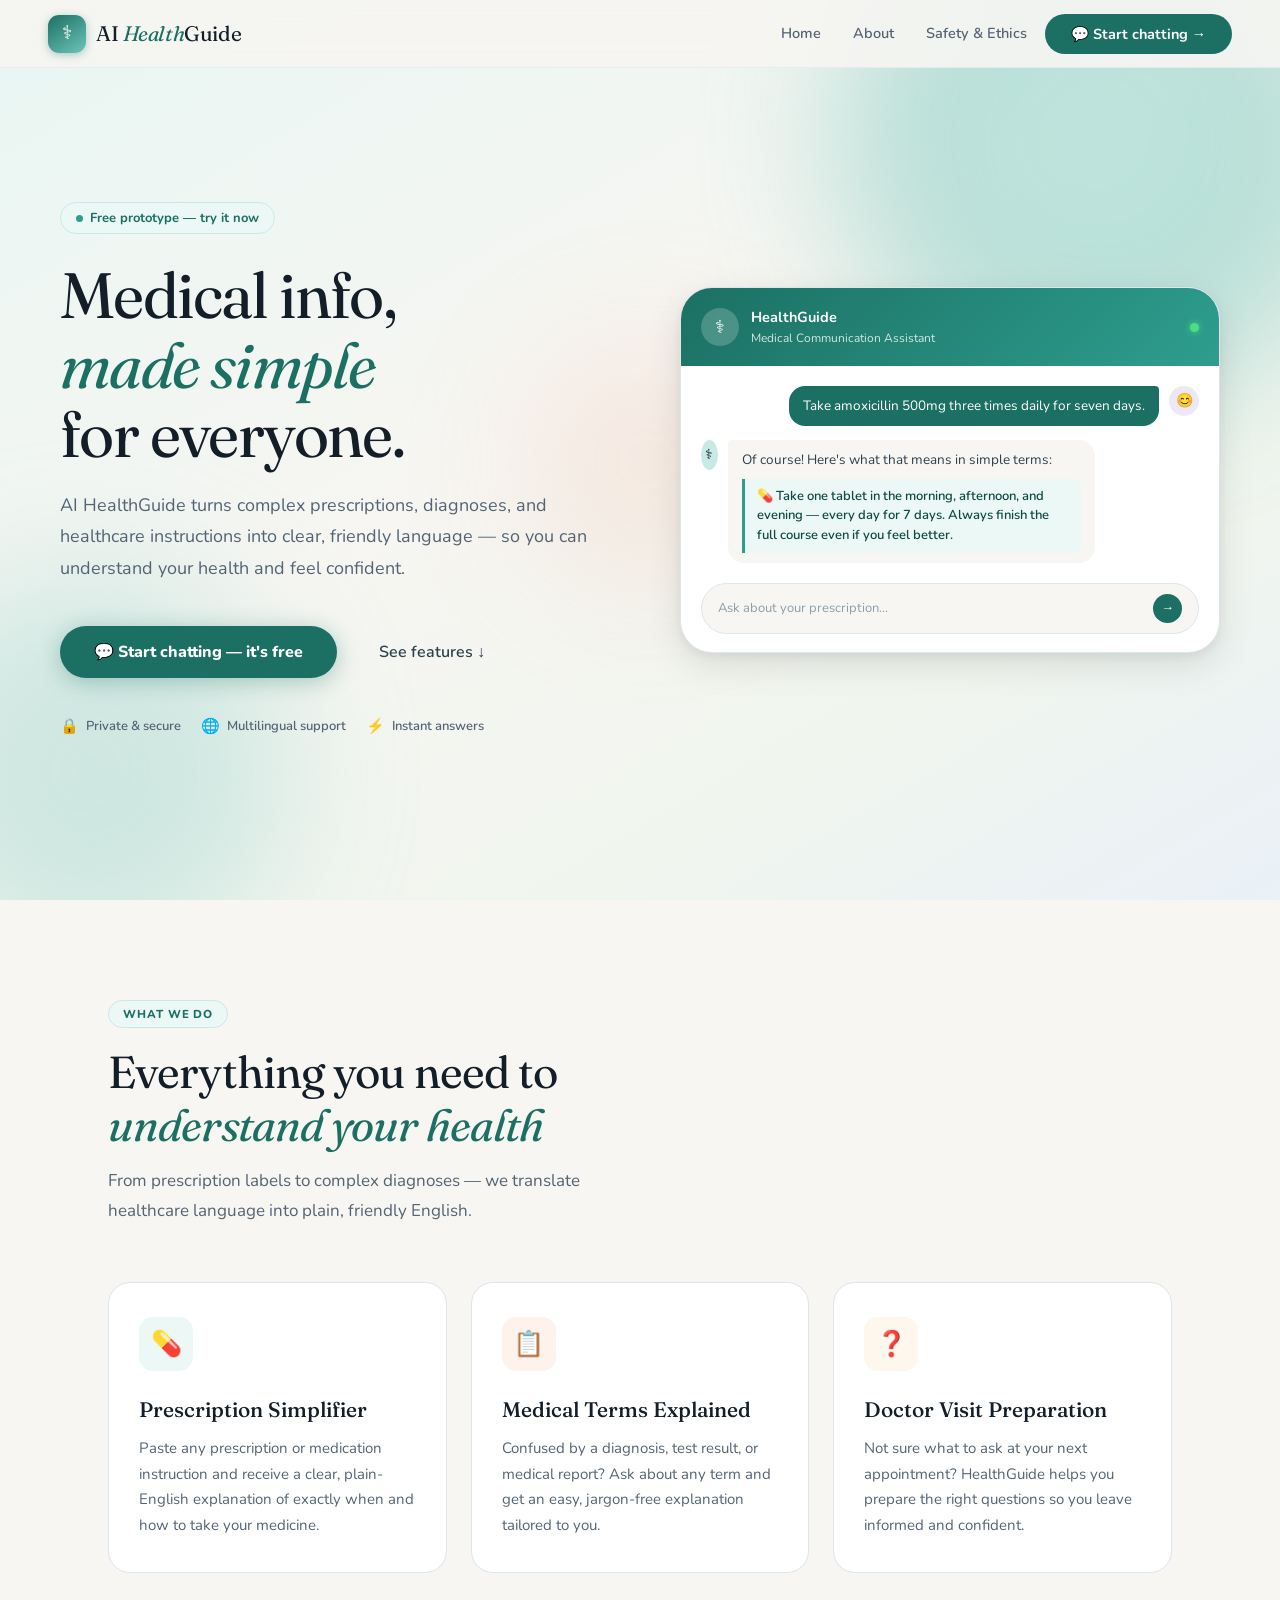
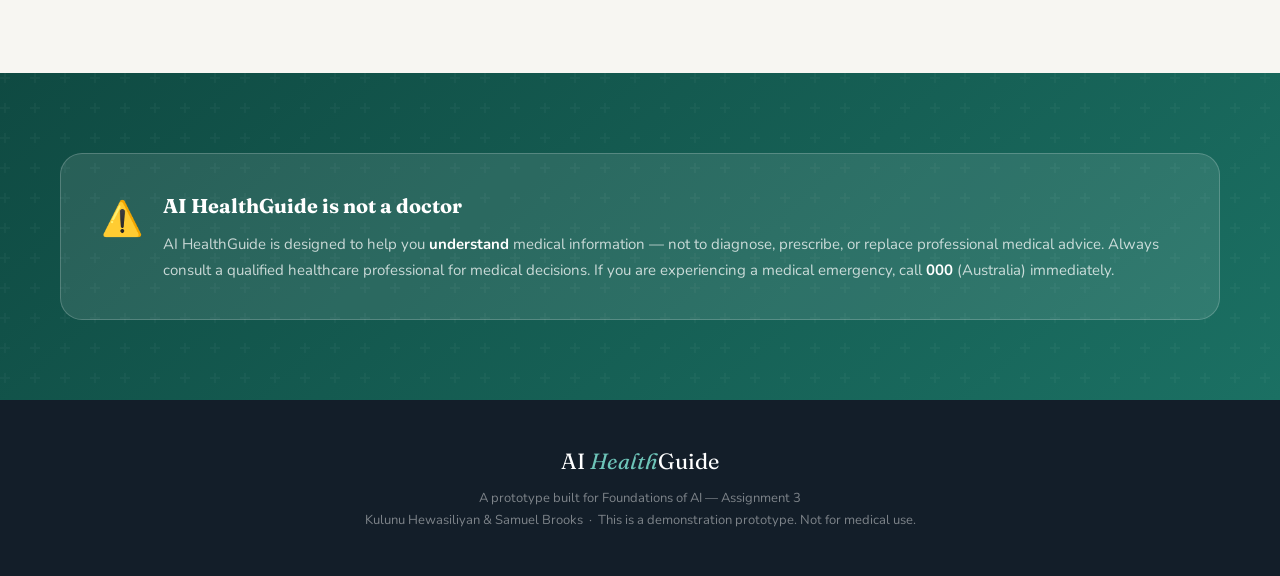
<file: index.html>
<!DOCTYPE html>
<html lang="en">
<head>
  <meta charset="UTF-8">
  <meta name="viewport" content="width=device-width, initial-scale=1.0">
  <title>AI HealthGuide — Medical Communication Made Simple</title>
  <link rel="preconnect" href="https://fonts.googleapis.com">
  <link rel="preconnect" href="https://fonts.gstatic.com" crossorigin>
  <link href="https://fonts.googleapis.com/css2?family=Fraunces:ital,opsz,wght@0,9..144,300;0,9..144,400;0,9..144,500;1,9..144,300;1,9..144,400;1,9..144,500&family=Nunito:wght@300;400;500;600;700;800&display=swap" rel="stylesheet">
  <style>
    *, *::before, *::after { box-sizing: border-box; margin: 0; padding: 0; }

    :root {
      --bg:         #F7F6F2;
      --white:      #FFFFFF;
      --teal-900:   #0F4A42;
      --teal-700:   #1B7063;
      --teal-500:   #2E9E8E;
      --teal-300:   #6DC4B8;
      --teal-100:   #C8EAE7;
      --teal-50:    #EBF8F6;
      --coral:      #E07558;
      --coral-bg:   #FEF2ED;
      --amber-bg:   #FDF7ED;
      --text-900:   #131E29;
      --text-700:   #2E404F;
      --text-500:   #546475;
      --text-300:   #8B9EAC;
      --border:     #DDE6EB;
      --shadow-sm:  0 1px 3px rgba(0,0,0,.07);
      --shadow-md:  0 4px 14px rgba(0,0,0,.08);
      --shadow-lg:  0 12px 36px rgba(0,0,0,.10), 0 4px 12px rgba(0,0,0,.06);
      --r-sm: 8px; --r-md: 14px; --r-lg: 22px; --r-xl: 32px;
    }

    html { scroll-behavior: smooth; }

    body {
      font-family: 'Nunito', sans-serif;
      background: var(--bg);
      color: var(--text-900);
      line-height: 1.6;
      overflow-x: hidden;
    }

    /* ── Page switching ───────────────────────────────── */
    .page { display: none; }
    .page.active { display: block; }


    /* ══════════════════════════════════════════════════
       LANDING PAGE
    ══════════════════════════════════════════════════ */

    /* Nav */
    .nav {
      position: fixed; top: 0; left: 0; right: 0; z-index: 100;
      height: 68px;
      display: flex; align-items: center; justify-content: space-between;
      padding: 0 48px;
      background: rgba(247,246,242,.9);
      backdrop-filter: blur(14px);
      border-bottom: 1px solid rgba(221,230,235,.7);
    }

    .nav-logo {
      display: flex; align-items: center; gap: 10px;
      text-decoration: none; cursor: pointer;
    }

    .nav-logo-mark {
      width: 38px; height: 38px;
      background: linear-gradient(145deg, var(--teal-700), var(--teal-300));
      border-radius: 11px;
      display: flex; align-items: center; justify-content: center;
      font-size: 19px; color: white;
      box-shadow: 0 2px 8px rgba(27,112,99,.35);
    }

    .nav-logo-text {
      font-family: 'Fraunces', serif;
      font-size: 21px; font-weight: 400;
      color: var(--text-900); letter-spacing: -.02em;
    }
    .nav-logo-text em { font-style: italic; color: var(--teal-700); }

    .nav-links {
      display: flex; align-items: center; gap: 4px;
    }
    .nav-links a {
      text-decoration: none;
      color: var(--text-500);
      font-size: 14.5px; font-weight: 600;
      padding: 7px 14px; border-radius: 50px;
      transition: all .2s;
    }
    .nav-links a:hover { color: var(--teal-700); background: rgba(200, 234, 231, 0.5); }

    .btn-nav {
      background: var(--teal-700); color: white;
      border: none; border-radius: 50px;
      padding: 10px 26px;
      font-family: 'Nunito', sans-serif;
      font-size: 14.5px; font-weight: 700;
      cursor: pointer;
      transition: all .2s;
    }
    .btn-nav:hover {
      background: var(--teal-900);
      transform: translateY(-1px);
      box-shadow: 0 6px 20px rgba(27,112,99,.35);
    }

    /* Hero */
    .hero {
      min-height: 100vh;
      display: flex; align-items: center;
      position: relative; overflow: hidden;
      padding: 130px 48px 90px;
    }

    .hero-bg {
      position: absolute; inset: 0;
      background: linear-gradient(150deg, #E8F6F3 0%, #F7F6F2 45%, #F0F5EE 75%, #EAF1F7 100%);
    }

    /* Animated blobs */
    .blob {
      position: absolute; border-radius: 50%;
      filter: blur(72px); opacity: .4;
      animation: blobFloat 9s ease-in-out infinite;
    }
    .blob-1 { width: 520px; height: 520px; background: radial-gradient(circle, #7DD6CB, #2E9E8E); top: -120px; right: -80px; }
    .blob-2 { width: 380px; height: 380px; background: radial-gradient(circle, #A8D8D2, #6DC4B8); bottom: -60px; left: -100px; animation-delay: -3.5s; }
    .blob-3 { width: 240px; height: 240px; background: radial-gradient(circle, #F5C4A8, #E07558); top: 38%; right: 40%; opacity: .18; animation-delay: -6s; }

    @keyframes blobFloat {
      0%,100% { transform: translate(0,0) scale(1); }
      33%      { transform: translate(22px,-28px) scale(1.04); }
      66%      { transform: translate(-16px,18px) scale(.97); }
    }

    .hero-inner {
      position: relative; z-index: 1;
      max-width: 1160px; margin: 0 auto;
      display: grid; grid-template-columns: 1fr 1fr;
      gap: 80px; align-items: center;
    }

    .hero-eyebrow {
      display: inline-flex; align-items: center; gap: 7px;
      background: var(--teal-50); border: 1px solid var(--teal-100);
      border-radius: 50px; padding: 5px 15px;
      font-size: 13px; font-weight: 700; color: var(--teal-700);
      margin-bottom: 26px;
    }
    .eyebrow-dot {
      width: 7px; height: 7px;
      background: var(--teal-500); border-radius: 50%;
      animation: softPulse 2.2s ease-in-out infinite;
    }
    @keyframes softPulse {
      0%,100% { transform: scale(1); opacity: 1; }
      50%      { transform: scale(1.5); opacity: .6; }
    }

    .hero-heading {
      font-family: 'Fraunces', serif;
      font-size: clamp(42px, 5vw, 66px);
      font-weight: 400; line-height: 1.08;
      color: var(--text-900); letter-spacing: -.025em;
      margin-bottom: 22px;
    }
    .hero-heading em { font-style: italic; color: var(--teal-700); }

    .hero-sub {
      font-size: 18px; color: var(--text-500);
      line-height: 1.75; margin-bottom: 42px;
    }

    .hero-btns { display: flex; gap: 14px; flex-wrap: wrap; }

    .btn-primary-hero {
      background: var(--teal-700); color: white;
      border: none; border-radius: 50px;
      padding: 15px 34px;
      font-family: 'Nunito', sans-serif;
      font-size: 16px; font-weight: 800;
      cursor: pointer;
      transition: all .25s;
      display: inline-flex; align-items: center; gap: 8px;
      box-shadow: 0 4px 22px rgba(27,112,99,.32);
    }
    .btn-primary-hero:hover {
      background: var(--teal-900);
      transform: translateY(-2px);
      box-shadow: 0 10px 30px rgba(27,112,99,.42);
    }

    .btn-ghost-hero {
      background: transparent; color: var(--text-700);
      border: none; border-radius: 50px;
      padding: 15px 28px;
      font-family: 'Nunito', sans-serif;
      font-size: 16px; font-weight: 600;
      cursor: pointer; transition: all .2s;
      display: inline-flex; align-items: center; gap: 8px;
    }
    .btn-ghost-hero:hover { background: rgba(0,0,0,.04); }

    /* Hero demo card */
    .hero-card {
      background: var(--white);
      border-radius: var(--r-xl);
      box-shadow: var(--shadow-lg);
      border: 1px solid var(--border);
      overflow: hidden;
      animation: cardFloat 7s ease-in-out infinite;
    }
    @keyframes cardFloat {
      0%,100% { transform: translateY(0); }
      50%      { transform: translateY(-14px); }
    }

    .card-header {
      background: linear-gradient(135deg, var(--teal-700), var(--teal-500));
      padding: 18px 20px;
      display: flex; align-items: center; gap: 12px; color: white;
    }
    .card-header-av {
      width: 38px; height: 38px;
      background: rgba(255,255,255,.2);
      border-radius: 50%;
      display: flex; align-items: center; justify-content: center;
      font-size: 18px;
    }
    .card-header-name { font-weight: 700; font-size: 14.5px; }
    .card-header-sub  { font-size: 12px; opacity: .8; }
    .online-indicator {
      margin-left: auto;
      width: 9px; height: 9px;
      background: #4ADE80; border-radius: 50%;
      box-shadow: 0 0 7px rgba(74,222,128,.9);
    }

    .card-msgs { padding: 20px; display: flex; flex-direction: column; gap: 14px; }

    .cm { display: flex; gap: 10px; align-items: flex-start; }
    .cm.u { flex-direction: row-reverse; }
    .cm-av {
      width: 30px; height: 30px; border-radius: 50%;
      display: flex; align-items: center; justify-content: center; font-size: 14px;
    }
    .cm.b .cm-av { background: var(--teal-100); }
    .cm.u .cm-av { background: #EDE8F8; }

    .cm-bbl {
      max-width: 78%; border-radius: 16px;
      padding: 10px 14px; font-size: 13.5px; line-height: 1.5;
    }
    .cm.b .cm-bbl { background: var(--bg); color: var(--text-700); border-top-left-radius: 4px; }
    .cm.u .cm-bbl { background: var(--teal-700); color: white; border-top-right-radius: 4px; }

    .cm-callout {
      background: var(--teal-50); border-left: 3px solid var(--teal-500);
      border-radius: 0 8px 8px 0; padding: 8px 12px;
      margin-top: 8px; font-size: 13px; font-weight: 600;
      color: var(--teal-900);
    }

    .card-input {
      margin: 0 20px 18px;
      background: var(--bg); border: 1px solid var(--border);
      border-radius: 50px; padding: 10px 16px;
      display: flex; align-items: center; gap: 8px;
    }
    .card-input span { flex: 1; font-size: 13px; color: var(--text-300); }
    .card-send {
      width: 29px; height: 29px;
      background: var(--teal-700); border-radius: 50%;
      display: flex; align-items: center; justify-content: center;
      color: white; font-size: 13px;
    }

    /* Trust badges */
    .hero-trust {
      display: flex; gap: 20px; flex-wrap: wrap;
      margin-top: 36px;
    }
    .trust-item {
      display: flex; align-items: center; gap: 7px;
      font-size: 13px; color: var(--text-500); font-weight: 600;
    }
    .trust-icon { font-size: 15px; }


    /* ── Features section ─────────────────────────────── */
    .features {
      padding: 100px 48px;
      max-width: 1160px; margin: 0 auto;
    }

    .section-chip {
      display: inline-block;
      background: var(--teal-50); border: 1px solid var(--teal-100);
      border-radius: 50px; padding: 4px 14px;
      font-size: 11.5px; font-weight: 800; letter-spacing: .08em;
      text-transform: uppercase; color: var(--teal-700);
      margin-bottom: 18px;
    }

    .section-h {
      font-family: 'Fraunces', serif;
      font-size: clamp(30px, 3.5vw, 46px);
      font-weight: 400; color: var(--text-900);
      letter-spacing: -.02em; line-height: 1.18;
      margin-bottom: 14px;
    }
    .section-h em { font-style: italic; color: var(--teal-700); }

    .section-sub {
      font-size: 17px; color: var(--text-500);
      max-width: 520px; line-height: 1.75;
      margin-bottom: 56px;
    }

    .features-grid {
      display: grid; grid-template-columns: repeat(3,1fr); gap: 24px;
    }

    .f-card {
      background: var(--white);
      border-radius: var(--r-lg); padding: 34px 30px;
      border: 1px solid var(--border);
      transition: all .3s; position: relative; overflow: hidden;
    }
    .f-card::after {
      content: '';
      position: absolute; top: 0; left: 0; right: 0; height: 3px;
      background: linear-gradient(90deg, var(--teal-700), var(--teal-300));
      transform: scaleX(0); transform-origin: left;
      transition: transform .3s;
    }
    .f-card:hover { transform: translateY(-5px); box-shadow: var(--shadow-lg); border-color: var(--teal-100); }
    .f-card:hover::after { transform: scaleX(1); }

    .f-icon {
      width: 54px; height: 54px; border-radius: var(--r-md);
      display: flex; align-items: center; justify-content: center;
      font-size: 25px; margin-bottom: 22px;
    }
    .fi-teal   { background: var(--teal-50); }
    .fi-coral  { background: var(--coral-bg); }
    .fi-amber  { background: var(--amber-bg); }

    .f-title {
      font-family: 'Fraunces', serif;
      font-size: 21px; font-weight: 500; color: var(--text-900); margin-bottom: 10px;
    }
    .f-desc { font-size: 15px; color: var(--text-500); line-height: 1.7; }


    /* ── Disclaimer ──────────────────────────────────── */
    .disclaimer-wrap {
      background: linear-gradient(140deg, var(--teal-900), var(--teal-700));
      padding: 80px 48px; position: relative; overflow: hidden;
    }
    .disclaimer-wrap::before {
      content: '';
      position: absolute; inset: 0;
      background: url("data:image/svg+xml,%3Csvg width='60' height='60' viewBox='0 0 60 60' xmlns='http://www.w3.org/2000/svg'%3E%3Cg fill='%23ffffff' fill-opacity='0.03'%3E%3Cpath d='M36 34v-4h-2v4h-4v2h4v4h2v-4h4v-2h-4zm0-30V0h-2v4h-4v2h4v4h2V6h4V4h-4zM6 34v-4H4v4H0v2h4v4h2v-4h4v-2H6zM6 4V0H4v4H0v2h4v4h2V6h4V4H6z'/%3E%3C/g%3E%3C/svg%3E");
    }

    .disclaimer-inner { max-width: 1160px; margin: 0 auto; position: relative; }

    .disclaimer-box {
      background: rgba(255,255,255,.1); border: 1px solid rgba(255,255,255,.2);
      border-radius: var(--r-lg); padding: 36px 40px;
      display: flex; gap: 20px; align-items: flex-start;
    }
    .disclaimer-em { font-size: 34px; flex-shrink: 0; margin-top: 2px; }
    .disclaimer-t {
      font-family: 'Fraunces', serif; font-size: 20px;
      color: white; margin-bottom: 10px;
    }
    .disclaimer-p { font-size: 15px; color: rgba(255,255,255,.75); line-height: 1.7; }
    .disclaimer-p strong { color: white; }


    /* ── Footer ──────────────────────────────────────── */
    footer {
      background: var(--text-900); padding: 44px 48px; text-align: center;
    }
    .footer-name {
      font-family: 'Fraunces', serif; font-size: 22px; color: white; margin-bottom: 8px;
    }
    .footer-name em { font-style: italic; color: var(--teal-300); }
    .footer-p { font-size: 13px; color: rgba(255,255,255,.45); line-height: 1.7; }


    /* ══════════════════════════════════════════════════
       CHAT PAGE
    ══════════════════════════════════════════════════ */

    #chat-page { height: 100vh; }

    .chat-wrap {
      height: 100vh; display: flex; flex-direction: column;
    }

    /* Emergency banner */
    .emergency-bar {
      display: none;
      background: #B91C1C; color: white;
      padding: 10px 24px; text-align: center;
      font-weight: 800; font-size: 14px;
      animation: emergBlink 2s ease-in-out infinite;
    }
    @keyframes emergBlink {
      0%,100% { background: #B91C1C; }
      50%      { background: #991B1B; }
    }

    /* Chat nav */
    .chat-topbar {
      height: 64px; flex-shrink: 0;
      background: var(--white); border-bottom: 1px solid var(--border);
      display: flex; align-items: center; padding: 0 24px; gap: 14px;
    }

    .back-btn {
      background: none; border: none; cursor: pointer;
      color: var(--text-500); font-family: 'Nunito', sans-serif;
      font-size: 14px; font-weight: 700;
      display: flex; align-items: center; gap: 6px;
      padding: 6px 12px; border-radius: var(--r-sm); transition: all .2s;
    }
    .back-btn:hover { background: var(--bg); color: var(--text-900); }

    .divider { color: var(--border); }

    .topbar-title {
      font-family: 'Fraunces', serif; font-size: 19px; font-weight: 400; color: var(--text-900);
    }
    .topbar-title em { font-style: italic; color: var(--teal-700); }

    .status-badge {
      margin-left: auto;
      background: var(--teal-50); color: var(--teal-700);
      border: 1px solid var(--teal-100); border-radius: 50px;
      padding: 3px 13px; font-size: 12px; font-weight: 700;
      display: flex; align-items: center; gap: 6px;
    }
    .status-dot {
      width: 7px; height: 7px; background: #22C55E; border-radius: 50%;
    }

    /* Layout */
    .chat-body { flex: 1; display: flex; overflow: hidden; }

    /* Sidebar */
    .sidebar {
      width: 300px; flex-shrink: 0;
      background: var(--white); border-right: 1px solid var(--border);
      display: flex; flex-direction: column; padding: 24px 20px;
      overflow-y: auto;
    }

    .sb-bot-card {
      background: linear-gradient(140deg, var(--teal-700), var(--teal-500));
      border-radius: var(--r-lg); padding: 22px 20px;
      color: white; text-align: center; margin-bottom: 26px;
    }
    .sb-av {
      width: 62px; height: 62px;
      background: rgba(255,255,255,.2); border-radius: 50%;
      display: flex; align-items: center; justify-content: center;
      font-size: 28px; margin: 0 auto 12px;
    }
    .sb-name {
      font-family: 'Fraunces', serif; font-size: 19px; margin-bottom: 5px;
    }
    .sb-desc { font-size: 12.5px; opacity: .8; line-height: 1.55; }

    .sb-label {
      font-size: 11px; font-weight: 800; letter-spacing: .08em;
      text-transform: uppercase; color: var(--text-300); margin-bottom: 10px;
    }

    .qa-list { display: flex; flex-direction: column; gap: 8px; margin-bottom: 26px; }

    .qa-btn {
      background: var(--bg); border: 1px solid var(--border);
      border-radius: var(--r-sm); padding: 10px 14px;
      font-family: 'Nunito', sans-serif; font-size: 13.5px; font-weight: 600;
      color: var(--text-700); cursor: pointer; text-align: left;
      transition: all .2s; display: flex; align-items: center; gap: 9px;
    }
    .qa-btn:hover { background: var(--teal-50); border-color: var(--teal-100); color: var(--teal-700); }

    .sb-footer {
      margin-top: auto; padding-top: 20px; border-top: 1px solid var(--border);
      font-size: 12px; color: var(--text-300); line-height: 1.65;
    }
    .sb-footer strong { color: var(--text-500); }

    /* Main chat */
    .chat-main {
      flex: 1; display: flex; flex-direction: column;
      background: var(--bg); overflow: hidden;
    }

    .messages {
      flex: 1; overflow-y: auto;
      padding: 28px 36px; display: flex; flex-direction: column; gap: 18px;
    }
    .messages::-webkit-scrollbar { width: 4px; }
    .messages::-webkit-scrollbar-thumb { background: var(--border); border-radius: 10px; }

    /* Welcome */
    .welcome {
      text-align: center; padding: 50px 20px 30px;
    }
    .welcome-em  { font-size: 50px; margin-bottom: 16px; }
    .welcome-h {
      font-family: 'Fraunces', serif; font-size: 28px; font-weight: 400;
      color: var(--text-900); margin-bottom: 10px;
    }
    .welcome-h em { font-style: italic; color: var(--teal-700); }
    .welcome-p { font-size: 15.5px; color: var(--text-500); max-width: 380px; margin: 0 auto; line-height: 1.7; }

    /* Messages */
    .msg {
      display: flex; gap: 12px; align-items: flex-start;
      animation: msgPop .3s ease-out;
    }
    @keyframes msgPop {
      from { opacity: 0; transform: translateY(9px); }
      to   { opacity: 1; transform: translateY(0); }
    }
    .msg.u { flex-direction: row-reverse; }

    .msg-av {
      width: 34px; height: 34px; border-radius: 50%; flex-shrink: 0;
      display: flex; align-items: center; justify-content: center; font-size: 16px;
    }
    .msg.b .msg-av { background: var(--teal-100); }
    .msg.u .msg-av { background: #EDE8F8; }

    .msg-body { max-width: 66%; }

    .bubble {
      border-radius: 18px; padding: 12px 17px;
      font-size: 15px; line-height: 1.65;
    }
    .msg.b .bubble {
      background: var(--white); color: var(--text-700);
      border-top-left-radius: 4px; border: 1px solid var(--border);
    }
    .msg.u .bubble {
      background: var(--teal-700); color: white;
      border-top-right-radius: 4px;
    }
    .msg-ts {
      font-size: 11px; color: var(--text-300); margin-top: 5px; padding: 0 4px;
    }
    .msg.u .msg-ts { text-align: right; }

    /* Bubble extras */
    .b-highlight {
      background: var(--teal-50); border-left: 3px solid var(--teal-500);
      border-radius: 0 8px 8px 0; padding: 10px 14px;
      margin-top: 10px; font-size: 14px; color: var(--teal-900); font-weight: 600;
    }
    .b-warn {
      background: #FEF3C7; border: 1px solid #FCD34D;
      border-radius: 8px; padding: 10px 14px; margin-top: 10px;
      font-size: 13.5px; color: #92400E;
      display: flex; gap: 8px; align-items: flex-start;
    }
    .b-emergency {
      background: #FEE2E2; border: 1px solid #FCA5A5;
      border-radius: 8px; padding: 14px 16px; margin-top: 10px;
      font-size: 14px; color: #7F1D1D;
    }
    .b-emergency-t { font-weight: 800; font-size: 15px; color: #B91C1C; margin-bottom: 7px; }
    .b-tag {
      display: inline-block; background: var(--teal-50); color: var(--teal-700);
      border-radius: 50px; padding: 2px 11px; font-size: 11.5px; font-weight: 700;
      margin-bottom: 9px;
    }

    /* Typing */
    .typing { display: flex; gap: 12px; align-items: center; }
    .typing-bbl {
      background: var(--white); border: 1px solid var(--border);
      border-radius: 18px; border-top-left-radius: 4px;
      padding: 14px 18px; display: flex; gap: 5px; align-items: center;
    }
    .t-dot {
      width: 7px; height: 7px; background: var(--teal-300); border-radius: 50%;
      animation: tBounce 1.2s ease-in-out infinite;
    }
    .t-dot:nth-child(2) { animation-delay: .2s; }
    .t-dot:nth-child(3) { animation-delay: .4s; }
    @keyframes tBounce {
      0%,60%,100% { transform: translateY(0); }
      30%          { transform: translateY(-8px); }
    }

    /* Input area */
    .input-area {
      background: var(--white); border-top: 1px solid var(--border);
      padding: 16px 36px 22px;
    }
    .chips-row {
      display: flex; gap: 8px; margin-bottom: 12px; flex-wrap: wrap;
    }
    .chip {
      background: var(--bg); border: 1px solid var(--border); border-radius: 50px;
      padding: 5px 15px; font-family: 'Nunito', sans-serif;
      font-size: 13px; font-weight: 600; color: var(--text-700);
      cursor: pointer; transition: all .2s; white-space: nowrap;
    }
    .chip:hover { background: var(--teal-50); border-color: var(--teal-300); color: var(--teal-700); }

    .input-row { display: flex; gap: 10px; align-items: flex-end; }

    textarea.chat-in {
      flex: 1; background: var(--bg); border: 1.5px solid var(--border);
      border-radius: 16px; padding: 12px 18px;
      font-family: 'Nunito', sans-serif; font-size: 15px; color: var(--text-900);
      outline: none; resize: none; line-height: 1.5;
      min-height: 48px; max-height: 120px; transition: border-color .2s;
    }
    textarea.chat-in:focus { border-color: var(--teal-500); background: var(--white); }
    textarea.chat-in::placeholder { color: var(--text-300); }

    .send-btn {
      width: 48px; height: 48px; flex-shrink: 0;
      background: var(--teal-700); border: none; border-radius: 14px;
      display: flex; align-items: center; justify-content: center;
      cursor: pointer; color: white; transition: all .2s;
    }
    .send-btn:hover { background: var(--teal-900); transform: scale(1.06); }
    .send-btn:active { transform: scale(.95); }

    /* ── Fade-in animations on load ───────────────────── */
    .fi { opacity: 0; transform: translateY(20px); animation: fadeUp .7s ease-out forwards; }
    .fi-1 { animation-delay: .1s; }
    .fi-2 { animation-delay: .25s; }
    .fi-3 { animation-delay: .4s; }
    .fi-4 { animation-delay: .55s; }
    @keyframes fadeUp { to { opacity: 1; transform: translateY(0); } }

    /* ── Responsive ───────────────────────────────────── */
    @media (max-width: 920px) {
      .hero-inner { grid-template-columns: 1fr; gap: 44px; }
      .features-grid { grid-template-columns: 1fr; }
      .steps { grid-template-columns: 1fr; }
      .step::after { display: none; }
      .hero-card { max-width: 440px; margin: 0 auto; }
      .sidebar { display: none; }
      .nav, .hero, .features, .disclaimer-wrap, footer { padding-left: 24px; padding-right: 24px; }
    }
    @media (max-width: 600px) {
      .messages { padding: 16px; }
      .input-area { padding: 12px 16px 18px; }
      .hero { padding-top: 100px; }
    }
  </style>
</head>
<body>

<!-- ════════════════════════════════════════════
     LANDING PAGE
════════════════════════════════════════════ -->
<div id="landing-page" class="page active">

  <nav class="nav">
    <div class="nav-logo" onclick="void(0)">
      <div class="nav-logo-mark">⚕</div>
      <span class="nav-logo-text">AI <em>Health</em>Guide</span>
    </div>
    <div class="nav-links">
      <a href="index.html" class="active">Home</a>
      <a href="about.html">About</a>
      <a href="safety.html">Safety &amp; Ethics</a>

      <button class="btn-nav" onclick="showChat()">💬 Start chatting →</button>
    </div>
  </nav>

  <!-- Hero -->
  <section class="hero">
    <div class="hero-bg"></div>
    <div class="blob blob-1"></div>
    <div class="blob blob-2"></div>
    <div class="blob blob-3"></div>

    <div class="hero-inner">
      <!-- Left -->
      <div>
        <div class="hero-eyebrow fi fi-1">
          <div class="eyebrow-dot"></div>
          Free prototype — try it now
        </div>
        <h1 class="hero-heading fi fi-2">
          Medical info,<br><em>made simple</em><br>for everyone.
        </h1>
        <p class="hero-sub fi fi-3">
          AI HealthGuide turns complex prescriptions, diagnoses, and healthcare instructions into clear, friendly language — so you can understand your health and feel confident.
        </p>
        <div class="hero-btns fi fi-4">
          <button class="btn-primary-hero" onclick="showChat()">
            💬 Start chatting — it's free
          </button>
          <button class="btn-ghost-hero" onclick="document.getElementById('features').scrollIntoView({behavior:'smooth'})">
            See features ↓
          </button>
        </div>
        <div class="hero-trust fi fi-4">
          <span class="trust-item"><span class="trust-icon">🔒</span> Private &amp; secure</span>
          <span class="trust-item"><span class="trust-icon">🌐</span> Multilingual support</span>
          <span class="trust-item"><span class="trust-icon">⚡</span> Instant answers</span>
        </div>
      </div>

      <!-- Right — demo card -->
      <div class="hero-card fi fi-3">
        <div class="card-header">
          <div class="card-header-av">⚕</div>
          <div>
            <div class="card-header-name">HealthGuide</div>
            <div class="card-header-sub">Medical Communication Assistant</div>
          </div>
          <div class="online-indicator"></div>
        </div>
        <div class="card-msgs">
          <div class="cm u">
            <div class="cm-av">😊</div>
            <div class="cm-bbl">Take amoxicillin 500mg three times daily for seven days.</div>
          </div>
          <div class="cm b">
            <div class="cm-av">⚕</div>
            <div>
              <div class="cm-bbl">
                Of course! Here's what that means in simple terms:
                <div class="cm-callout">
                  💊 Take one tablet in the morning, afternoon, and evening — every day for 7 days. Always finish the full course even if you feel better.
                </div>
              </div>
            </div>
          </div>
        </div>
        <div class="card-input">
          <span>Ask about your prescription...</span>
          <div class="card-send">→</div>
        </div>
      </div>
    </div>
  </section>

  <!-- Features -->
  <section class="features" id="features">
    <div class="section-chip">What we do</div>
    <h2 class="section-h">Everything you need to<br><em>understand your health</em></h2>
    <p class="section-sub">From prescription labels to complex diagnoses — we translate healthcare language into plain, friendly English.</p>

    <div class="features-grid">
      <div class="f-card">
        <div class="f-icon fi-teal">💊</div>
        <h3 class="f-title">Prescription Simplifier</h3>
        <p class="f-desc">Paste any prescription or medication instruction and receive a clear, plain-English explanation of exactly when and how to take your medicine.</p>
      </div>
      <div class="f-card">
        <div class="f-icon fi-coral">📋</div>
        <h3 class="f-title">Medical Terms Explained</h3>
        <p class="f-desc">Confused by a diagnosis, test result, or medical report? Ask about any term and get an easy, jargon-free explanation tailored to you.</p>
      </div>
      <div class="f-card">
        <div class="f-icon fi-amber">❓</div>
        <h3 class="f-title">Doctor Visit Preparation</h3>
        <p class="f-desc">Not sure what to ask at your next appointment? HealthGuide helps you prepare the right questions so you leave informed and confident.</p>
      </div>
    </div>
  </section>

  <!-- Disclaimer -->
  <div class="disclaimer-wrap">
    <div class="disclaimer-inner">
      <div class="disclaimer-box">
        <div class="disclaimer-em">⚠️</div>
        <div>
          <h3 class="disclaimer-t">AI HealthGuide is not a doctor</h3>
          <p class="disclaimer-p">
            AI HealthGuide is designed to help you <strong>understand</strong> medical information — not to diagnose, prescribe, or replace professional medical advice. Always consult a qualified healthcare professional for medical decisions. If you are experiencing a medical emergency, call <strong>000</strong> (Australia) immediately.
          </p>
        </div>
      </div>
    </div>
  </div>

  <footer>
    <div class="footer-name">AI <em>Health</em>Guide</div>
    <p class="footer-p">
      A prototype built for Foundations of AI — Assignment 3<br>
      Kulunu Hewasiliyan &amp; Samuel Brooks &nbsp;·&nbsp; This is a demonstration prototype. Not for medical use.
    </p>
  </footer>

</div><!-- /landing -->


<!-- ════════════════════════════════════════════
     CHAT PAGE
════════════════════════════════════════════ -->
<div id="chat-page" class="page">
  <div class="chat-wrap">

    <!-- Emergency banner -->
    <div class="emergency-bar" id="emerg-bar">
      🚨 EMERGENCY DETECTED — If this is a life-threatening emergency, call 000 immediately
    </div>

    <!-- Top bar -->
    <div class="chat-topbar">
      <button class="back-btn" onclick="showLanding()">← Back</button>
      <span class="divider">|</span>
      <span class="topbar-title">AI <em>Health</em>Guide</span>
      <div class="nav-links" style="margin-left: auto; margin-right: 14px;">
        <a href="about.html">About</a>
        <a href="safety.html">Safety &amp; Ethics</a>
      </div>
      <div class="status-badge">
        <div class="status-dot"></div>
        Online
      </div>
    </div>

    <!-- Body -->
    <div class="chat-body">

      <!-- Sidebar -->
      <aside class="sidebar">
        <div class="sb-bot-card">
          <div class="sb-av">⚕</div>
          <div class="sb-name">HealthGuide</div>
          <div class="sb-desc">Your friendly medical communication assistant — here to make healthcare easier to understand.</div>
        </div>

        <div class="sb-label">Quick Actions</div>
        <div class="qa-list">
          <button class="qa-btn" onclick="quickSend('Can you help me understand my prescription?')">💊 Explain my prescription</button>
          <button class="qa-btn" onclick="quickSend('What does hypertension mean?')">📖 What is hypertension?</button>
          <button class="qa-btn" onclick="quickSend('What does diabetes mean?')">🩺 What is diabetes?</button>
          <button class="qa-btn" onclick="quickSend('What does an MRI involve?')">🔬 What is an MRI?</button>
          <button class="qa-btn" onclick="quickSend('Help me prepare questions for my doctor appointment')">❓ Doctor questions</button>
        </div>

        <div class="sb-footer">
          <strong>⚠️ Disclaimer:</strong> HealthGuide provides simplified explanations only and does not replace professional medical advice. Always consult your doctor or pharmacist for medical decisions.
        </div>
      </aside>

      <!-- Chat main -->
      <main class="chat-main">
        <div class="messages" id="messages">
          <div class="welcome" id="welcome-msg">
            <div class="welcome-em">⚕️</div>
            <h2 class="welcome-h">Hello! I'm <em>HealthGuide</em></h2>
            <p class="welcome-p">I'm here to help you understand medical information, prescriptions, and healthcare terms in plain, friendly language. What would you like help with today?</p>
          </div>
        </div>

        <div class="input-area">
          <div class="chips-row" id="chips-row">
            <button class="chip" onclick="chipSend('Explain my prescription')">💊 Prescription help</button>
            <button class="chip" onclick="chipSend('What does hypertension mean?')">📋 Define a term</button>
            <button class="chip" onclick="chipSend('Help me prepare questions for my doctor appointment')">❓ Doctor questions</button>
          </div>
          <div class="input-row">
            <textarea
              class="chat-in" id="chat-in" rows="1"
              placeholder="Ask about a prescription, medical term, or anything health-related..."
              onkeydown="handleKey(event)" oninput="autoH(this)"></textarea>
            <button class="send-btn" onclick="sendMsg()" title="Send">
              <svg width="18" height="18" viewBox="0 0 24 24" fill="none" stroke="currentColor" stroke-width="2.5" stroke-linecap="round" stroke-linejoin="round">
                <line x1="22" y1="2" x2="11" y2="13"></line>
                <polygon points="22 2 15 22 11 13 2 9 22 2"></polygon>
              </svg>
            </button>
          </div>
        </div>
      </main>

    </div><!-- /chat-body -->
  </div><!-- /chat-wrap -->
</div><!-- /chat-page -->


<script>
/* Auto-open chat if linked directly via #chat (script runs after body so DOM is ready) */
if (window.location.hash === '#chat') { showChat(); }

/* ── Navigation ─────────────────────────────── */
function showChat() {
  document.getElementById('landing-page').classList.remove('active');
  document.getElementById('chat-page').classList.add('active');
  document.getElementById('chat-in').focus();
}
function showLanding() {
  document.getElementById('chat-page').classList.remove('active');
  document.getElementById('landing-page').classList.add('active');
  hideEmergBanner();
}

/* ── Input helpers ──────────────────────────── */
function autoH(el) {
  el.style.height = 'auto';
  el.style.height = Math.min(el.scrollHeight, 120) + 'px';
}
function handleKey(e) {
  if (e.key === 'Enter' && !e.shiftKey) { e.preventDefault(); sendMsg(); }
}

/* ── Send helpers ───────────────────────────── */
function quickSend(text) {
  showChat();
  setTimeout(() => addUser(text), 80);
}
function chipSend(text) {
  document.getElementById('chat-in').value = text;
  sendMsg();
}
function sendMsg() {
  const el = document.getElementById('chat-in');
  const text = el.value.trim();
  if (!text) return;
  document.getElementById('chips-row').style.display = 'none';
  addUser(text);
  el.value = ''; el.style.height = 'auto';
}

/* ── Message rendering ──────────────────────── */
function addUser(text) {
  const container = document.getElementById('messages');
  const welcome = document.getElementById('welcome-msg');
  if (welcome) welcome.remove();

  const t = stamp();
  const el = document.createElement('div');
  el.className = 'msg u';
  el.innerHTML = `
    <div class="msg-av">😊</div>
    <div class="msg-body">
      <div class="bubble">${esc(text)}</div>
      <div class="msg-ts">${t}</div>
    </div>`;
  container.appendChild(el);
  scrollBot();
  showTyping();

  const delay = 800 + Math.random() * 600;
  setTimeout(() => { hideTyping(); addBot(respond(text)); }, delay);
}

let typEl = null;
function showTyping() {
  const container = document.getElementById('messages');
  typEl = document.createElement('div');
  typEl.className = 'msg b typing';
  typEl.innerHTML = `
    <div class="msg-av">⚕</div>
    <div class="typing-bbl">
      <div class="t-dot"></div><div class="t-dot"></div><div class="t-dot"></div>
    </div>`;
  container.appendChild(typEl);
  scrollBot();
}
function hideTyping() { if (typEl) { typEl.remove(); typEl = null; } }

function addBot(html) {
  const container = document.getElementById('messages');
  const el = document.createElement('div');
  el.className = 'msg b';
  el.innerHTML = `
    <div class="msg-av">⚕</div>
    <div class="msg-body">
      <div class="bubble">${html}</div>
      <div class="msg-ts">${stamp()}</div>
    </div>`;
  container.appendChild(el);
  scrollBot();
}

function scrollBot() {
  const c = document.getElementById('messages');
  c.scrollTop = c.scrollHeight;
}
function stamp() {
  return new Date().toLocaleTimeString([], { hour: '2-digit', minute: '2-digit' });
}
function esc(s) {
  return s.replace(/&/g,'&amp;').replace(/</g,'&lt;').replace(/>/g,'&gt;');
}

/* ── Emergency banner ───────────────────────── */
function showEmergBanner() { document.getElementById('emerg-bar').style.display = 'block'; }
function hideEmergBanner()  { document.getElementById('emerg-bar').style.display = 'none'; }

/* ════════════════════════════════════════════
   RESPONSE ENGINE
════════════════════════════════════════════ */
function respond(msg) {
  const lo = msg.toLowerCase();

  /* Emergency — always first */
  if (/chest pain|heart attack|can'?t breathe|difficulty breathing|stroke|unconscious|unresponsive|overdose|suicid|severe bleed|ambulance/.test(lo)) {
    showEmergBanner();
    return `<div class="b-emergency">
      <div class="b-emergency-t">🚨 This sounds like an emergency</div>
      Please call <strong>000</strong> (Australia) or your local emergency number <em>right now</em>.<br><br>
      <strong>Do not delay</strong> — emergency services can provide urgent care immediately.
    </div>
    <br>If this was not an emergency, please describe your situation and I'll help you understand your healthcare information.`;
  }
  hideEmergBanner();

  /* Greetings */
  if (/^(hello|hi|hey|g'day|howdy|hiya|good (morning|afternoon|evening))/.test(lo)) {
    return `Hello! 👋 I'm HealthGuide — your friendly medical communication assistant.<br><br>
    I can help you with:<br>
    💊 <strong>Prescriptions</strong> — paste your medication instructions for a simple breakdown<br>
    📋 <strong>Medical terms</strong> — explain any diagnosis, test, or healthcare word<br>
    ❓ <strong>Doctor visits</strong> — help you prepare questions for your appointment<br><br>
    What would you like help understanding today?`;
  }

  /* Specific medications */
  if (/amoxicillin/.test(lo)) return `
    <div class="b-tag">💊 Prescription Simplified</div>
    <strong>Amoxicillin</strong> is a common antibiotic used to treat bacterial infections like throat, ear, chest, or urinary infections.<br><br>
    <div class="b-highlight">📅 <strong>How to take it:</strong> One tablet/capsule in the morning, one at midday, and one in the evening — every day until the course is finished.</div>
    <div class="b-warn">⚠️ <div><strong>Always finish the full course</strong>, even if you feel better early. Stopping too soon can allow the infection to return stronger.</div></div>
    <br>💧 Take with a full glass of water. You can take it with food to reduce any stomach upset.`;

  /* General prescription help */
  if (/prescription|tablet|capsule|\bmg\b|dosage|dose|medication|medicine|\bdrug\b|pill/.test(lo)) return `
    <div class="b-tag">💊 Prescription Help</div>
    I'd love to help you understand your medication! 😊<br><br>
    To give you the most accurate explanation, please share:<br>
    • The <strong>name</strong> of the medication<br>
    • The <strong>dose</strong> (e.g. 500mg)<br>
    • How <strong>often</strong> you need to take it (e.g. twice daily)<br><br>
    You can paste the full prescription text directly and I'll break it down into simple, easy-to-follow instructions.`;

  /* Medical conditions */
  if (/hypertension|high blood pressure/.test(lo)) return `
    <div class="b-tag">📋 Medical Term Explained</div>
    <strong>Hypertension</strong> simply means <em>high blood pressure</em>.<br><br>
    Blood pressure is the force your heart uses to push blood through your arteries. When this force is consistently too high, it puts strain on your heart and blood vessels.<br><br>
    <div class="b-highlight">📊 <strong>Normal:</strong> around 120/80 mmHg &nbsp;·&nbsp; <strong>Hypertension:</strong> 140/90 mmHg or higher</div>
    <br>It's often called the "silent killer" because it usually has no symptoms — but it significantly increases the risk of heart attack and stroke. The good news: it's very manageable with lifestyle changes and medication. ❤️`;

  if (/diabetes|diabetic/.test(lo)) return `
    <div class="b-tag">📋 Medical Term Explained</div>
    <strong>Diabetes</strong> is a condition where your body struggles to control the amount of sugar (glucose) in your blood.<br><br>
    <div class="b-highlight">
      🔵 <strong>Type 1:</strong> Your body produces no insulin. Usually diagnosed in childhood. Managed with insulin injections.<br><br>
      🟢 <strong>Type 2:</strong> Your body doesn't use insulin effectively. The most common type. Often managed with diet, exercise, tablets, or insulin.
    </div>
    <br>With the right treatment and lifestyle choices, most people with diabetes live full, healthy lives. 😊`;

  if (/\bmri\b/.test(lo)) return `
    <div class="b-tag">🔬 Procedure Explained</div>
    <strong>MRI</strong> stands for <em>Magnetic Resonance Imaging</em> — a safe, painless scan that creates detailed pictures of the inside of your body using magnets and radio waves (no radiation).<br><br>
    <div class="b-highlight">📋 <strong>What to expect:</strong> You'll lie still inside a large tube-shaped machine. It's noisy (banging sounds are normal) but completely painless. Most scans take 20–60 minutes.</div>
    <div class="b-warn">⚠️ <div>Always tell your doctor if you have metal implants, a pacemaker, or are pregnant before an MRI.</div></div>`;

  /* Doctor questions */
  if (/doctor|appointment|question|prepare|ask|gp|specialist/.test(lo)) return `
    <div class="b-tag">❓ Doctor Visit Preparation</div>
    Great idea to prepare! Here are some helpful questions to ask your doctor or specialist:<br><br>
    <strong>About your diagnosis:</strong><br>
    • What exactly is my diagnosis?<br>
    • What caused this condition? Will it get better or worse?<br><br>
    <strong>About your treatment:</strong><br>
    • What are my treatment options and their risks?<br>
    • Are there lifestyle changes that could help?<br><br>
    <strong>About your medication:</strong><br>
    • What are the common side effects?<br>
    • Are there foods or medicines I should avoid?<br>
    • What should I do if I miss a dose?<br><br>
    <div class="b-highlight">💡 <strong>Tip:</strong> Write your questions down beforehand and consider bringing a trusted friend or family member to help remember the answers.</div>`;

  /* Default */
  const defaults = [
    `Thank you for your message! 😊 I'm best at helping with:<br><br>
    💊 <strong>Prescriptions</strong> — paste your prescription and I'll explain it simply<br>
    📋 <strong>Medical terms</strong> — ask me to explain any diagnosis or medical word<br>
    ❓ <strong>Doctor visits</strong> — I'll help you prepare the right questions<br><br>
    Could you tell me a bit more about what you'd like help understanding?`,

    `I want to give you the most helpful answer! 🌟<br><br>
    Try asking me something like:<br>
    • <em>"What does hypertension mean?"</em><br>
    • <em>"Take amoxicillin 500mg three times a day — what does this mean?"</em><br>
    • <em>"Help me prepare questions for my GP"</em><br><br>
    I'm here to make healthcare easier to understand. What would you like help with?`,
  ];
  return defaults[Math.floor(Math.random() * defaults.length)];
}
</script>
</body>
</html>
</file>
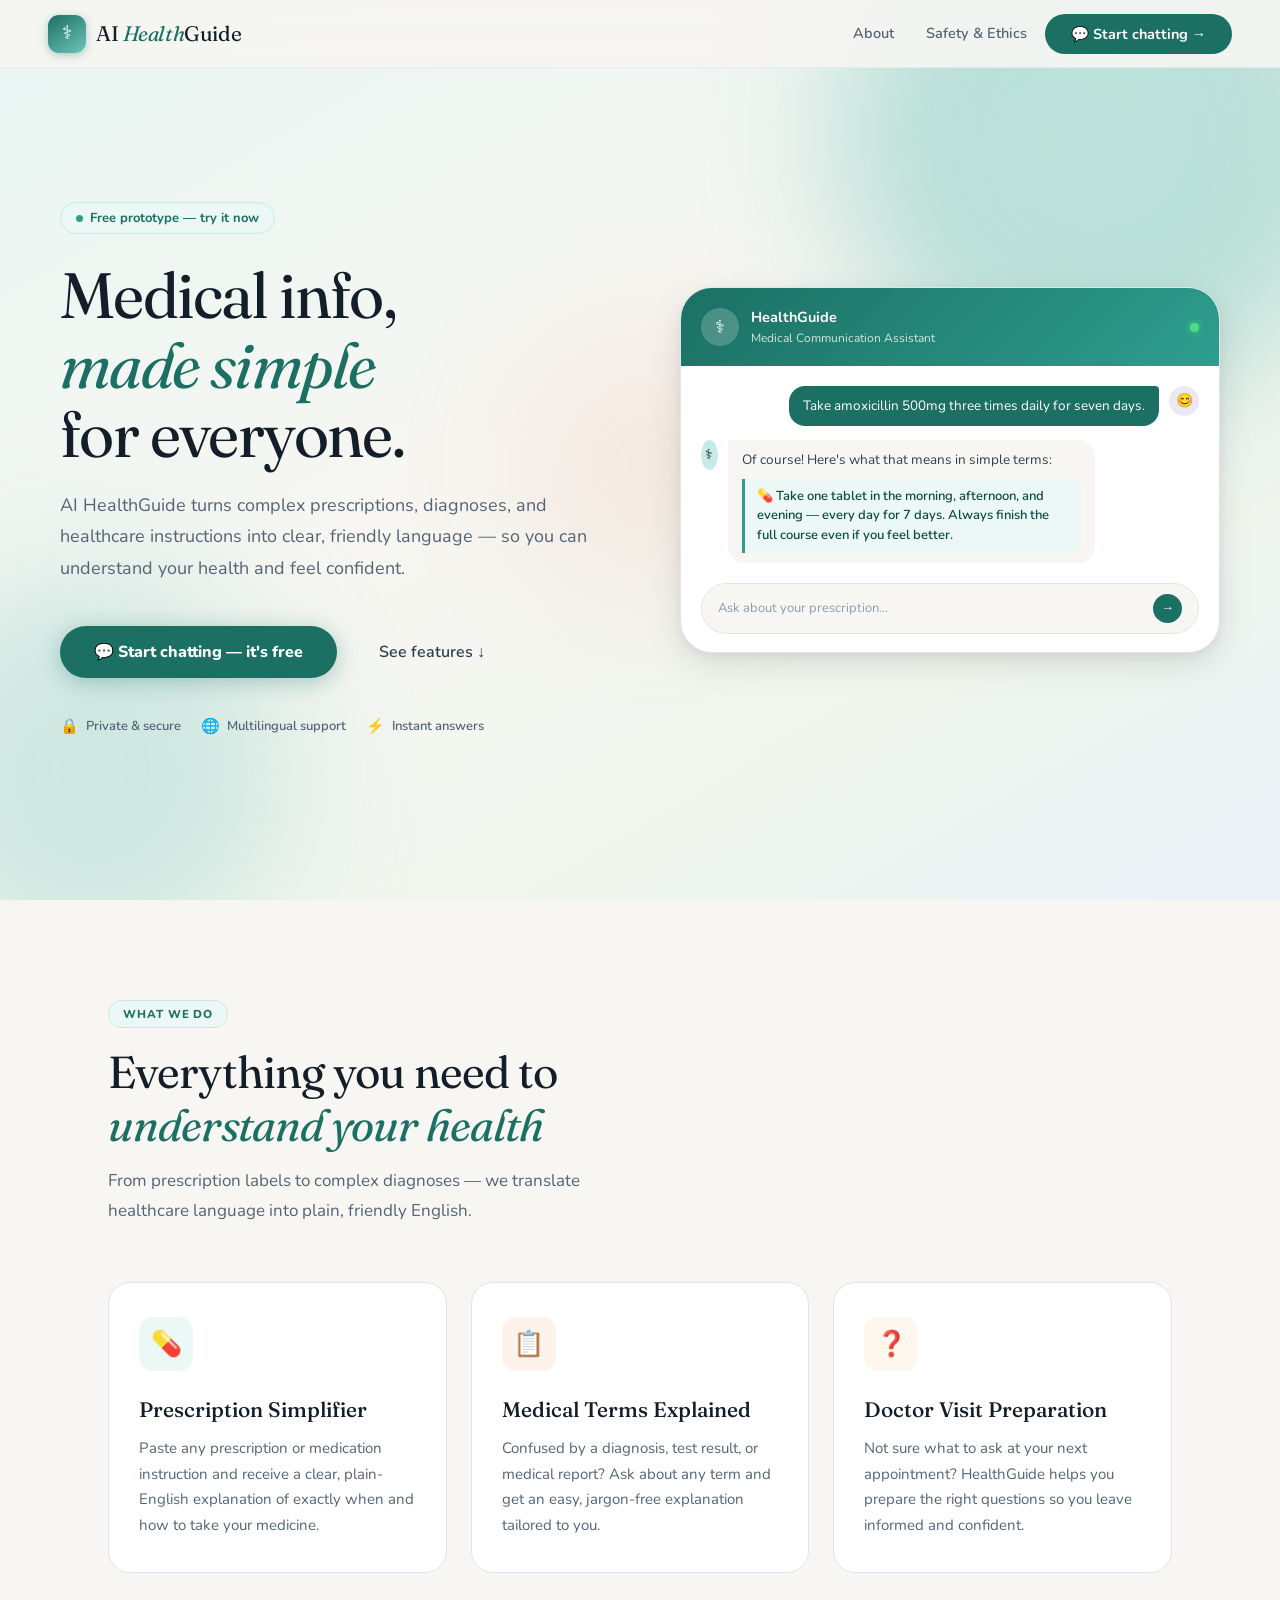
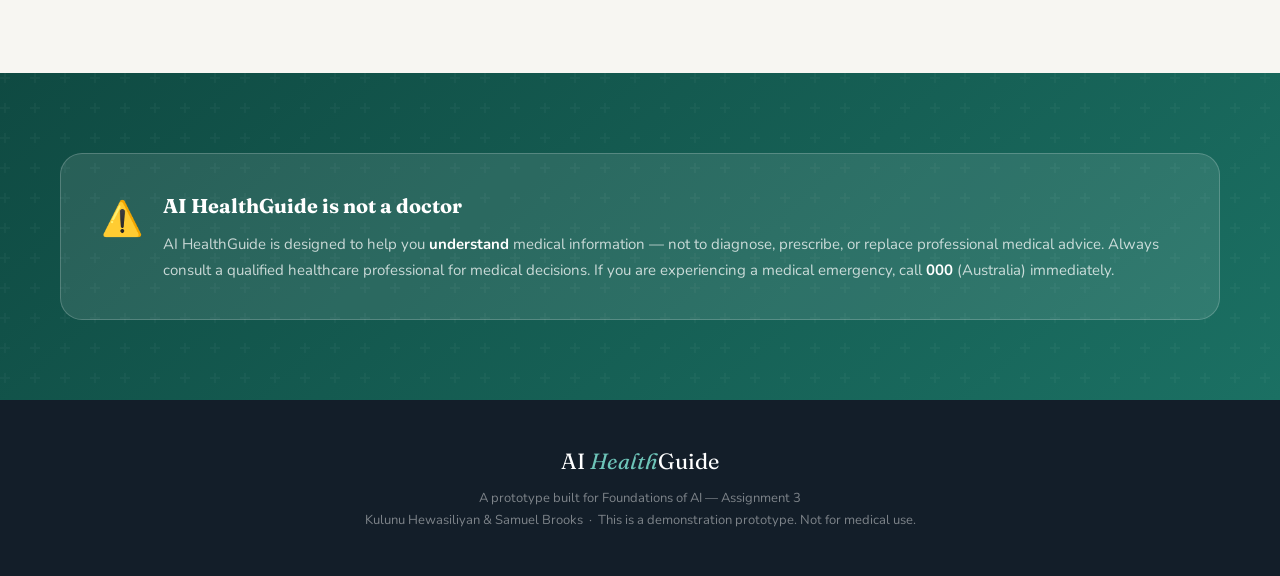
<file: prototype/index.html>
<!DOCTYPE html>
<html lang="en">
<head>
  <meta charset="UTF-8">
  <meta name="viewport" content="width=device-width, initial-scale=1.0">
  <title>AI HealthGuide — Medical Communication Made Simple</title>
  <link rel="preconnect" href="https://fonts.googleapis.com">
  <link rel="preconnect" href="https://fonts.gstatic.com" crossorigin>
  <link href="https://fonts.googleapis.com/css2?family=Fraunces:ital,opsz,wght@0,9..144,300;0,9..144,400;0,9..144,500;1,9..144,300;1,9..144,400;1,9..144,500&family=Nunito:wght@300;400;500;600;700;800&display=swap" rel="stylesheet">
  <style>
    *, *::before, *::after { box-sizing: border-box; margin: 0; padding: 0; }

    :root {
      --bg:         #F7F6F2;
      --white:      #FFFFFF;
      --teal-900:   #0F4A42;
      --teal-700:   #1B7063;
      --teal-500:   #2E9E8E;
      --teal-300:   #6DC4B8;
      --teal-100:   #C8EAE7;
      --teal-50:    #EBF8F6;
      --coral:      #E07558;
      --coral-bg:   #FEF2ED;
      --amber-bg:   #FDF7ED;
      --text-900:   #131E29;
      --text-700:   #2E404F;
      --text-500:   #546475;
      --text-300:   #8B9EAC;
      --border:     #DDE6EB;
      --shadow-sm:  0 1px 3px rgba(0,0,0,.07);
      --shadow-md:  0 4px 14px rgba(0,0,0,.08);
      --shadow-lg:  0 12px 36px rgba(0,0,0,.10), 0 4px 12px rgba(0,0,0,.06);
      --r-sm: 8px; --r-md: 14px; --r-lg: 22px; --r-xl: 32px;
    }

    html { scroll-behavior: smooth; }

    body {
      font-family: 'Nunito', sans-serif;
      background: var(--bg);
      color: var(--text-900);
      line-height: 1.6;
      overflow-x: hidden;
    }

    /* ── Page switching ───────────────────────────────── */
    .page { display: none; }
    .page.active { display: block; }


    /* ══════════════════════════════════════════════════
       LANDING PAGE
    ══════════════════════════════════════════════════ */

    /* Nav */
    .nav {
      position: fixed; top: 0; left: 0; right: 0; z-index: 100;
      height: 68px;
      display: flex; align-items: center; justify-content: space-between;
      padding: 0 48px;
      background: rgba(247,246,242,.9);
      backdrop-filter: blur(14px);
      border-bottom: 1px solid rgba(221,230,235,.7);
    }

    .nav-logo {
      display: flex; align-items: center; gap: 10px;
      text-decoration: none; cursor: pointer;
    }

    .nav-logo-mark {
      width: 38px; height: 38px;
      background: linear-gradient(145deg, var(--teal-700), var(--teal-300));
      border-radius: 11px;
      display: flex; align-items: center; justify-content: center;
      font-size: 19px; color: white;
      box-shadow: 0 2px 8px rgba(27,112,99,.35);
    }

    .nav-logo-text {
      font-family: 'Fraunces', serif;
      font-size: 21px; font-weight: 400;
      color: var(--text-900); letter-spacing: -.02em;
    }
    .nav-logo-text em { font-style: italic; color: var(--teal-700); }

    .nav-links {
      display: flex; align-items: center; gap: 4px;
    }
    .nav-links a {
      text-decoration: none;
      color: var(--text-500);
      font-size: 14.5px; font-weight: 600;
      padding: 7px 14px; border-radius: 50px;
      transition: all .2s;
    }
    .nav-links a:hover { color: var(--teal-700); background: rgba(200, 234, 231, 0.5); }

    .btn-nav {
      background: var(--teal-700); color: white;
      border: none; border-radius: 50px;
      padding: 10px 26px;
      font-family: 'Nunito', sans-serif;
      font-size: 14.5px; font-weight: 700;
      cursor: pointer;
      transition: all .2s;
    }
    .btn-nav:hover {
      background: var(--teal-900);
      transform: translateY(-1px);
      box-shadow: 0 6px 20px rgba(27,112,99,.35);
    }

    /* Hero */
    .hero {
      min-height: 100vh;
      display: flex; align-items: center;
      position: relative; overflow: hidden;
      padding: 130px 48px 90px;
    }

    .hero-bg {
      position: absolute; inset: 0;
      background: linear-gradient(150deg, #E8F6F3 0%, #F7F6F2 45%, #F0F5EE 75%, #EAF1F7 100%);
    }

    /* Animated blobs */
    .blob {
      position: absolute; border-radius: 50%;
      filter: blur(72px); opacity: .4;
      animation: blobFloat 9s ease-in-out infinite;
    }
    .blob-1 { width: 520px; height: 520px; background: radial-gradient(circle, #7DD6CB, #2E9E8E); top: -120px; right: -80px; }
    .blob-2 { width: 380px; height: 380px; background: radial-gradient(circle, #A8D8D2, #6DC4B8); bottom: -60px; left: -100px; animation-delay: -3.5s; }
    .blob-3 { width: 240px; height: 240px; background: radial-gradient(circle, #F5C4A8, #E07558); top: 38%; right: 40%; opacity: .18; animation-delay: -6s; }

    @keyframes blobFloat {
      0%,100% { transform: translate(0,0) scale(1); }
      33%      { transform: translate(22px,-28px) scale(1.04); }
      66%      { transform: translate(-16px,18px) scale(.97); }
    }

    .hero-inner {
      position: relative; z-index: 1;
      max-width: 1160px; margin: 0 auto;
      display: grid; grid-template-columns: 1fr 1fr;
      gap: 80px; align-items: center;
    }

    .hero-eyebrow {
      display: inline-flex; align-items: center; gap: 7px;
      background: var(--teal-50); border: 1px solid var(--teal-100);
      border-radius: 50px; padding: 5px 15px;
      font-size: 13px; font-weight: 700; color: var(--teal-700);
      margin-bottom: 26px;
    }
    .eyebrow-dot {
      width: 7px; height: 7px;
      background: var(--teal-500); border-radius: 50%;
      animation: softPulse 2.2s ease-in-out infinite;
    }
    @keyframes softPulse {
      0%,100% { transform: scale(1); opacity: 1; }
      50%      { transform: scale(1.5); opacity: .6; }
    }

    .hero-heading {
      font-family: 'Fraunces', serif;
      font-size: clamp(42px, 5vw, 66px);
      font-weight: 400; line-height: 1.08;
      color: var(--text-900); letter-spacing: -.025em;
      margin-bottom: 22px;
    }
    .hero-heading em { font-style: italic; color: var(--teal-700); }

    .hero-sub {
      font-size: 18px; color: var(--text-500);
      line-height: 1.75; margin-bottom: 42px;
    }

    .hero-btns { display: flex; gap: 14px; flex-wrap: wrap; }

    .btn-primary-hero {
      background: var(--teal-700); color: white;
      border: none; border-radius: 50px;
      padding: 15px 34px;
      font-family: 'Nunito', sans-serif;
      font-size: 16px; font-weight: 800;
      cursor: pointer;
      transition: all .25s;
      display: inline-flex; align-items: center; gap: 8px;
      box-shadow: 0 4px 22px rgba(27,112,99,.32);
    }
    .btn-primary-hero:hover {
      background: var(--teal-900);
      transform: translateY(-2px);
      box-shadow: 0 10px 30px rgba(27,112,99,.42);
    }

    .btn-ghost-hero {
      background: transparent; color: var(--text-700);
      border: none; border-radius: 50px;
      padding: 15px 28px;
      font-family: 'Nunito', sans-serif;
      font-size: 16px; font-weight: 600;
      cursor: pointer; transition: all .2s;
      display: inline-flex; align-items: center; gap: 8px;
    }
    .btn-ghost-hero:hover { background: rgba(0,0,0,.04); }

    /* Hero demo card */
    .hero-card {
      background: var(--white);
      border-radius: var(--r-xl);
      box-shadow: var(--shadow-lg);
      border: 1px solid var(--border);
      overflow: hidden;
      animation: cardFloat 7s ease-in-out infinite;
    }
    @keyframes cardFloat {
      0%,100% { transform: translateY(0); }
      50%      { transform: translateY(-14px); }
    }

    .card-header {
      background: linear-gradient(135deg, var(--teal-700), var(--teal-500));
      padding: 18px 20px;
      display: flex; align-items: center; gap: 12px; color: white;
    }
    .card-header-av {
      width: 38px; height: 38px;
      background: rgba(255,255,255,.2);
      border-radius: 50%;
      display: flex; align-items: center; justify-content: center;
      font-size: 18px;
    }
    .card-header-name { font-weight: 700; font-size: 14.5px; }
    .card-header-sub  { font-size: 12px; opacity: .8; }
    .online-indicator {
      margin-left: auto;
      width: 9px; height: 9px;
      background: #4ADE80; border-radius: 50%;
      box-shadow: 0 0 7px rgba(74,222,128,.9);
    }

    .card-msgs { padding: 20px; display: flex; flex-direction: column; gap: 14px; }

    .cm { display: flex; gap: 10px; align-items: flex-start; }
    .cm.u { flex-direction: row-reverse; }
    .cm-av {
      width: 30px; height: 30px; border-radius: 50%;
      display: flex; align-items: center; justify-content: center; font-size: 14px;
    }
    .cm.b .cm-av { background: var(--teal-100); }
    .cm.u .cm-av { background: #EDE8F8; }

    .cm-bbl {
      max-width: 78%; border-radius: 16px;
      padding: 10px 14px; font-size: 13.5px; line-height: 1.5;
    }
    .cm.b .cm-bbl { background: var(--bg); color: var(--text-700); border-top-left-radius: 4px; }
    .cm.u .cm-bbl { background: var(--teal-700); color: white; border-top-right-radius: 4px; }

    .cm-callout {
      background: var(--teal-50); border-left: 3px solid var(--teal-500);
      border-radius: 0 8px 8px 0; padding: 8px 12px;
      margin-top: 8px; font-size: 13px; font-weight: 600;
      color: var(--teal-900);
    }

    .card-input {
      margin: 0 20px 18px;
      background: var(--bg); border: 1px solid var(--border);
      border-radius: 50px; padding: 10px 16px;
      display: flex; align-items: center; gap: 8px;
    }
    .card-input span { flex: 1; font-size: 13px; color: var(--text-300); }
    .card-send {
      width: 29px; height: 29px;
      background: var(--teal-700); border-radius: 50%;
      display: flex; align-items: center; justify-content: center;
      color: white; font-size: 13px;
    }

    /* Trust badges */
    .hero-trust {
      display: flex; gap: 20px; flex-wrap: wrap;
      margin-top: 36px;
    }
    .trust-item {
      display: flex; align-items: center; gap: 7px;
      font-size: 13px; color: var(--text-500); font-weight: 600;
    }
    .trust-icon { font-size: 15px; }


    /* ── Features section ─────────────────────────────── */
    .features {
      padding: 100px 48px;
      max-width: 1160px; margin: 0 auto;
    }

    .section-chip {
      display: inline-block;
      background: var(--teal-50); border: 1px solid var(--teal-100);
      border-radius: 50px; padding: 4px 14px;
      font-size: 11.5px; font-weight: 800; letter-spacing: .08em;
      text-transform: uppercase; color: var(--teal-700);
      margin-bottom: 18px;
    }

    .section-h {
      font-family: 'Fraunces', serif;
      font-size: clamp(30px, 3.5vw, 46px);
      font-weight: 400; color: var(--text-900);
      letter-spacing: -.02em; line-height: 1.18;
      margin-bottom: 14px;
    }
    .section-h em { font-style: italic; color: var(--teal-700); }

    .section-sub {
      font-size: 17px; color: var(--text-500);
      max-width: 520px; line-height: 1.75;
      margin-bottom: 56px;
    }

    .features-grid {
      display: grid; grid-template-columns: repeat(3,1fr); gap: 24px;
    }

    .f-card {
      background: var(--white);
      border-radius: var(--r-lg); padding: 34px 30px;
      border: 1px solid var(--border);
      transition: all .3s; position: relative; overflow: hidden;
    }
    .f-card::after {
      content: '';
      position: absolute; top: 0; left: 0; right: 0; height: 3px;
      background: linear-gradient(90deg, var(--teal-700), var(--teal-300));
      transform: scaleX(0); transform-origin: left;
      transition: transform .3s;
    }
    .f-card:hover { transform: translateY(-5px); box-shadow: var(--shadow-lg); border-color: var(--teal-100); }
    .f-card:hover::after { transform: scaleX(1); }

    .f-icon {
      width: 54px; height: 54px; border-radius: var(--r-md);
      display: flex; align-items: center; justify-content: center;
      font-size: 25px; margin-bottom: 22px;
    }
    .fi-teal   { background: var(--teal-50); }
    .fi-coral  { background: var(--coral-bg); }
    .fi-amber  { background: var(--amber-bg); }

    .f-title {
      font-family: 'Fraunces', serif;
      font-size: 21px; font-weight: 500; color: var(--text-900); margin-bottom: 10px;
    }
    .f-desc { font-size: 15px; color: var(--text-500); line-height: 1.7; }


    /* ── Disclaimer ──────────────────────────────────── */
    .disclaimer-wrap {
      background: linear-gradient(140deg, var(--teal-900), var(--teal-700));
      padding: 80px 48px; position: relative; overflow: hidden;
    }
    .disclaimer-wrap::before {
      content: '';
      position: absolute; inset: 0;
      background: url("data:image/svg+xml,%3Csvg width='60' height='60' viewBox='0 0 60 60' xmlns='http://www.w3.org/2000/svg'%3E%3Cg fill='%23ffffff' fill-opacity='0.03'%3E%3Cpath d='M36 34v-4h-2v4h-4v2h4v4h2v-4h4v-2h-4zm0-30V0h-2v4h-4v2h4v4h2V6h4V4h-4zM6 34v-4H4v4H0v2h4v4h2v-4h4v-2H6zM6 4V0H4v4H0v2h4v4h2V6h4V4H6z'/%3E%3C/g%3E%3C/svg%3E");
    }

    .disclaimer-inner { max-width: 1160px; margin: 0 auto; position: relative; }

    .disclaimer-box {
      background: rgba(255,255,255,.1); border: 1px solid rgba(255,255,255,.2);
      border-radius: var(--r-lg); padding: 36px 40px;
      display: flex; gap: 20px; align-items: flex-start;
    }
    .disclaimer-em { font-size: 34px; flex-shrink: 0; margin-top: 2px; }
    .disclaimer-t {
      font-family: 'Fraunces', serif; font-size: 20px;
      color: white; margin-bottom: 10px;
    }
    .disclaimer-p { font-size: 15px; color: rgba(255,255,255,.75); line-height: 1.7; }
    .disclaimer-p strong { color: white; }


    /* ── Footer ──────────────────────────────────────── */
    footer {
      background: var(--text-900); padding: 44px 48px; text-align: center;
    }
    .footer-name {
      font-family: 'Fraunces', serif; font-size: 22px; color: white; margin-bottom: 8px;
    }
    .footer-name em { font-style: italic; color: var(--teal-300); }
    .footer-p { font-size: 13px; color: rgba(255,255,255,.45); line-height: 1.7; }


    /* ══════════════════════════════════════════════════
       CHAT PAGE
    ══════════════════════════════════════════════════ */

    #chat-page { height: 100vh; }

    .chat-wrap {
      height: 100vh; display: flex; flex-direction: column;
    }

    /* Emergency banner */
    .emergency-bar {
      display: none;
      background: #B91C1C; color: white;
      padding: 10px 24px; text-align: center;
      font-weight: 800; font-size: 14px;
      animation: emergBlink 2s ease-in-out infinite;
    }
    @keyframes emergBlink {
      0%,100% { background: #B91C1C; }
      50%      { background: #991B1B; }
    }

    /* Chat nav */
    .chat-topbar {
      height: 64px; flex-shrink: 0;
      background: var(--white); border-bottom: 1px solid var(--border);
      display: flex; align-items: center; padding: 0 24px; gap: 14px;
    }

    .back-btn {
      background: none; border: none; cursor: pointer;
      color: var(--text-500); font-family: 'Nunito', sans-serif;
      font-size: 14px; font-weight: 700;
      display: flex; align-items: center; gap: 6px;
      padding: 6px 12px; border-radius: var(--r-sm); transition: all .2s;
    }
    .back-btn:hover { background: var(--bg); color: var(--text-900); }

    .divider { color: var(--border); }

    .topbar-title {
      font-family: 'Fraunces', serif; font-size: 19px; font-weight: 400; color: var(--text-900);
    }
    .topbar-title em { font-style: italic; color: var(--teal-700); }

    .status-badge {
      margin-left: auto;
      background: var(--teal-50); color: var(--teal-700);
      border: 1px solid var(--teal-100); border-radius: 50px;
      padding: 3px 13px; font-size: 12px; font-weight: 700;
      display: flex; align-items: center; gap: 6px;
    }
    .status-dot {
      width: 7px; height: 7px; background: #22C55E; border-radius: 50%;
    }

    /* Layout */
    .chat-body { flex: 1; display: flex; overflow: hidden; }

    /* Sidebar */
    .sidebar {
      width: 300px; flex-shrink: 0;
      background: var(--white); border-right: 1px solid var(--border);
      display: flex; flex-direction: column; padding: 24px 20px;
      overflow-y: auto;
    }

    .sb-bot-card {
      background: linear-gradient(140deg, var(--teal-700), var(--teal-500));
      border-radius: var(--r-lg); padding: 22px 20px;
      color: white; text-align: center; margin-bottom: 26px;
    }
    .sb-av {
      width: 62px; height: 62px;
      background: rgba(255,255,255,.2); border-radius: 50%;
      display: flex; align-items: center; justify-content: center;
      font-size: 28px; margin: 0 auto 12px;
    }
    .sb-name {
      font-family: 'Fraunces', serif; font-size: 19px; margin-bottom: 5px;
    }
    .sb-desc { font-size: 12.5px; opacity: .8; line-height: 1.55; }

    .sb-label {
      font-size: 11px; font-weight: 800; letter-spacing: .08em;
      text-transform: uppercase; color: var(--text-300); margin-bottom: 10px;
    }

    .qa-list { display: flex; flex-direction: column; gap: 8px; margin-bottom: 26px; }

    .qa-btn {
      background: var(--bg); border: 1px solid var(--border);
      border-radius: var(--r-sm); padding: 10px 14px;
      font-family: 'Nunito', sans-serif; font-size: 13.5px; font-weight: 600;
      color: var(--text-700); cursor: pointer; text-align: left;
      transition: all .2s; display: flex; align-items: center; gap: 9px;
    }
    .qa-btn:hover { background: var(--teal-50); border-color: var(--teal-100); color: var(--teal-700); }

    .sb-footer {
      margin-top: auto; padding-top: 20px; border-top: 1px solid var(--border);
      font-size: 12px; color: var(--text-300); line-height: 1.65;
    }
    .sb-footer strong { color: var(--text-500); }

    /* Main chat */
    .chat-main {
      flex: 1; display: flex; flex-direction: column;
      background: var(--bg); overflow: hidden;
    }

    .messages {
      flex: 1; overflow-y: auto;
      padding: 28px 36px; display: flex; flex-direction: column; gap: 18px;
    }
    .messages::-webkit-scrollbar { width: 4px; }
    .messages::-webkit-scrollbar-thumb { background: var(--border); border-radius: 10px; }

    /* Welcome */
    .welcome {
      text-align: center; padding: 50px 20px 30px;
    }
    .welcome-em  { font-size: 50px; margin-bottom: 16px; }
    .welcome-h {
      font-family: 'Fraunces', serif; font-size: 28px; font-weight: 400;
      color: var(--text-900); margin-bottom: 10px;
    }
    .welcome-h em { font-style: italic; color: var(--teal-700); }
    .welcome-p { font-size: 15.5px; color: var(--text-500); max-width: 380px; margin: 0 auto; line-height: 1.7; }

    /* Messages */
    .msg {
      display: flex; gap: 12px; align-items: flex-start;
      animation: msgPop .3s ease-out;
    }
    @keyframes msgPop {
      from { opacity: 0; transform: translateY(9px); }
      to   { opacity: 1; transform: translateY(0); }
    }
    .msg.u { flex-direction: row-reverse; }

    .msg-av {
      width: 34px; height: 34px; border-radius: 50%; flex-shrink: 0;
      display: flex; align-items: center; justify-content: center; font-size: 16px;
    }
    .msg.b .msg-av { background: var(--teal-100); }
    .msg.u .msg-av { background: #EDE8F8; }

    .msg-body { max-width: 66%; }

    .bubble {
      border-radius: 18px; padding: 12px 17px;
      font-size: 15px; line-height: 1.65;
    }
    .msg.b .bubble {
      background: var(--white); color: var(--text-700);
      border-top-left-radius: 4px; border: 1px solid var(--border);
    }
    .msg.u .bubble {
      background: var(--teal-700); color: white;
      border-top-right-radius: 4px;
    }
    .msg-ts {
      font-size: 11px; color: var(--text-300); margin-top: 5px; padding: 0 4px;
    }
    .msg.u .msg-ts { text-align: right; }

    /* Bubble extras */
    .b-highlight {
      background: var(--teal-50); border-left: 3px solid var(--teal-500);
      border-radius: 0 8px 8px 0; padding: 10px 14px;
      margin-top: 10px; font-size: 14px; color: var(--teal-900); font-weight: 600;
    }
    .b-warn {
      background: #FEF3C7; border: 1px solid #FCD34D;
      border-radius: 8px; padding: 10px 14px; margin-top: 10px;
      font-size: 13.5px; color: #92400E;
      display: flex; gap: 8px; align-items: flex-start;
    }
    .b-emergency {
      background: #FEE2E2; border: 1px solid #FCA5A5;
      border-radius: 8px; padding: 14px 16px; margin-top: 10px;
      font-size: 14px; color: #7F1D1D;
    }
    .b-emergency-t { font-weight: 800; font-size: 15px; color: #B91C1C; margin-bottom: 7px; }
    .b-tag {
      display: inline-block; background: var(--teal-50); color: var(--teal-700);
      border-radius: 50px; padding: 2px 11px; font-size: 11.5px; font-weight: 700;
      margin-bottom: 9px;
    }

    /* Typing */
    .typing { display: flex; gap: 12px; align-items: center; }
    .typing-bbl {
      background: var(--white); border: 1px solid var(--border);
      border-radius: 18px; border-top-left-radius: 4px;
      padding: 14px 18px; display: flex; gap: 5px; align-items: center;
    }
    .t-dot {
      width: 7px; height: 7px; background: var(--teal-300); border-radius: 50%;
      animation: tBounce 1.2s ease-in-out infinite;
    }
    .t-dot:nth-child(2) { animation-delay: .2s; }
    .t-dot:nth-child(3) { animation-delay: .4s; }
    @keyframes tBounce {
      0%,60%,100% { transform: translateY(0); }
      30%          { transform: translateY(-8px); }
    }

    /* Input area */
    .input-area {
      background: var(--white); border-top: 1px solid var(--border);
      padding: 16px 36px 22px;
    }
    .chips-row {
      display: flex; gap: 8px; margin-bottom: 12px; flex-wrap: wrap;
    }
    .chip {
      background: var(--bg); border: 1px solid var(--border); border-radius: 50px;
      padding: 5px 15px; font-family: 'Nunito', sans-serif;
      font-size: 13px; font-weight: 600; color: var(--text-700);
      cursor: pointer; transition: all .2s; white-space: nowrap;
    }
    .chip:hover { background: var(--teal-50); border-color: var(--teal-300); color: var(--teal-700); }

    .input-row { display: flex; gap: 10px; align-items: flex-end; }

    textarea.chat-in {
      flex: 1; background: var(--bg); border: 1.5px solid var(--border);
      border-radius: 16px; padding: 12px 18px;
      font-family: 'Nunito', sans-serif; font-size: 15px; color: var(--text-900);
      outline: none; resize: none; line-height: 1.5;
      min-height: 48px; max-height: 120px; transition: border-color .2s;
    }
    textarea.chat-in:focus { border-color: var(--teal-500); background: var(--white); }
    textarea.chat-in::placeholder { color: var(--text-300); }

    .send-btn {
      width: 48px; height: 48px; flex-shrink: 0;
      background: var(--teal-700); border: none; border-radius: 14px;
      display: flex; align-items: center; justify-content: center;
      cursor: pointer; color: white; transition: all .2s;
    }
    .send-btn:hover { background: var(--teal-900); transform: scale(1.06); }
    .send-btn:active { transform: scale(.95); }

    /* ── Fade-in animations on load ───────────────────── */
    .fi { opacity: 0; transform: translateY(20px); animation: fadeUp .7s ease-out forwards; }
    .fi-1 { animation-delay: .1s; }
    .fi-2 { animation-delay: .25s; }
    .fi-3 { animation-delay: .4s; }
    .fi-4 { animation-delay: .55s; }
    @keyframes fadeUp { to { opacity: 1; transform: translateY(0); } }

    /* ── Responsive ───────────────────────────────────── */
    @media (max-width: 920px) {
      .hero-inner { grid-template-columns: 1fr; gap: 44px; }
      .features-grid { grid-template-columns: 1fr; }
      .steps { grid-template-columns: 1fr; }
      .step::after { display: none; }
      .hero-card { max-width: 440px; margin: 0 auto; }
      .sidebar { display: none; }
      .nav, .hero, .features, .disclaimer-wrap, footer { padding-left: 24px; padding-right: 24px; }
    }
    @media (max-width: 600px) {
      .messages { padding: 16px; }
      .input-area { padding: 12px 16px 18px; }
      .hero { padding-top: 100px; }
    }
  </style>
</head>
<body>

<!-- ════════════════════════════════════════════
     LANDING PAGE
════════════════════════════════════════════ -->
<div id="landing-page" class="page active">

  <nav class="nav">
    <div class="nav-logo" onclick="void(0)">
      <div class="nav-logo-mark">⚕</div>
      <span class="nav-logo-text">AI <em>Health</em>Guide</span>
    </div>
    <div class="nav-links">
      <a href="about.html">About</a>
      <a href="safety.html">Safety &amp; Ethics</a>

      <button class="btn-nav" onclick="showChat()">💬 Start chatting →</button>
    </div>
  </nav>

  <!-- Hero -->
  <section class="hero">
    <div class="hero-bg"></div>
    <div class="blob blob-1"></div>
    <div class="blob blob-2"></div>
    <div class="blob blob-3"></div>

    <div class="hero-inner">
      <!-- Left -->
      <div>
        <div class="hero-eyebrow fi fi-1">
          <div class="eyebrow-dot"></div>
          Free prototype — try it now
        </div>
        <h1 class="hero-heading fi fi-2">
          Medical info,<br><em>made simple</em><br>for everyone.
        </h1>
        <p class="hero-sub fi fi-3">
          AI HealthGuide turns complex prescriptions, diagnoses, and healthcare instructions into clear, friendly language — so you can understand your health and feel confident.
        </p>
        <div class="hero-btns fi fi-4">
          <button class="btn-primary-hero" onclick="showChat()">
            💬 Start chatting — it's free
          </button>
          <button class="btn-ghost-hero" onclick="document.getElementById('features').scrollIntoView({behavior:'smooth'})">
            See features ↓
          </button>
        </div>
        <div class="hero-trust fi fi-4">
          <span class="trust-item"><span class="trust-icon">🔒</span> Private &amp; secure</span>
          <span class="trust-item"><span class="trust-icon">🌐</span> Multilingual support</span>
          <span class="trust-item"><span class="trust-icon">⚡</span> Instant answers</span>
        </div>
      </div>

      <!-- Right — demo card -->
      <div class="hero-card fi fi-3">
        <div class="card-header">
          <div class="card-header-av">⚕</div>
          <div>
            <div class="card-header-name">HealthGuide</div>
            <div class="card-header-sub">Medical Communication Assistant</div>
          </div>
          <div class="online-indicator"></div>
        </div>
        <div class="card-msgs">
          <div class="cm u">
            <div class="cm-av">😊</div>
            <div class="cm-bbl">Take amoxicillin 500mg three times daily for seven days.</div>
          </div>
          <div class="cm b">
            <div class="cm-av">⚕</div>
            <div>
              <div class="cm-bbl">
                Of course! Here's what that means in simple terms:
                <div class="cm-callout">
                  💊 Take one tablet in the morning, afternoon, and evening — every day for 7 days. Always finish the full course even if you feel better.
                </div>
              </div>
            </div>
          </div>
        </div>
        <div class="card-input">
          <span>Ask about your prescription...</span>
          <div class="card-send">→</div>
        </div>
      </div>
    </div>
  </section>

  <!-- Features -->
  <section class="features" id="features">
    <div class="section-chip">What we do</div>
    <h2 class="section-h">Everything you need to<br><em>understand your health</em></h2>
    <p class="section-sub">From prescription labels to complex diagnoses — we translate healthcare language into plain, friendly English.</p>

    <div class="features-grid">
      <div class="f-card">
        <div class="f-icon fi-teal">💊</div>
        <h3 class="f-title">Prescription Simplifier</h3>
        <p class="f-desc">Paste any prescription or medication instruction and receive a clear, plain-English explanation of exactly when and how to take your medicine.</p>
      </div>
      <div class="f-card">
        <div class="f-icon fi-coral">📋</div>
        <h3 class="f-title">Medical Terms Explained</h3>
        <p class="f-desc">Confused by a diagnosis, test result, or medical report? Ask about any term and get an easy, jargon-free explanation tailored to you.</p>
      </div>
      <div class="f-card">
        <div class="f-icon fi-amber">❓</div>
        <h3 class="f-title">Doctor Visit Preparation</h3>
        <p class="f-desc">Not sure what to ask at your next appointment? HealthGuide helps you prepare the right questions so you leave informed and confident.</p>
      </div>
    </div>
  </section>

  <!-- Disclaimer -->
  <div class="disclaimer-wrap">
    <div class="disclaimer-inner">
      <div class="disclaimer-box">
        <div class="disclaimer-em">⚠️</div>
        <div>
          <h3 class="disclaimer-t">AI HealthGuide is not a doctor</h3>
          <p class="disclaimer-p">
            AI HealthGuide is designed to help you <strong>understand</strong> medical information — not to diagnose, prescribe, or replace professional medical advice. Always consult a qualified healthcare professional for medical decisions. If you are experiencing a medical emergency, call <strong>000</strong> (Australia) immediately.
          </p>
        </div>
      </div>
    </div>
  </div>

  <footer>
    <div class="footer-name">AI <em>Health</em>Guide</div>
    <p class="footer-p">
      A prototype built for Foundations of AI — Assignment 3<br>
      Kulunu Hewasiliyan &amp; Samuel Brooks &nbsp;·&nbsp; This is a demonstration prototype. Not for medical use.
    </p>
  </footer>

</div><!-- /landing -->


<!-- ════════════════════════════════════════════
     CHAT PAGE
════════════════════════════════════════════ -->
<div id="chat-page" class="page">
  <div class="chat-wrap">

    <!-- Emergency banner -->
    <div class="emergency-bar" id="emerg-bar">
      🚨 EMERGENCY DETECTED — If this is a life-threatening emergency, call 000 immediately
    </div>

    <!-- Top bar -->
    <div class="chat-topbar">
      <button class="back-btn" onclick="showLanding()">← Back</button>
      <span class="divider">|</span>
      <span class="topbar-title">AI <em>Health</em>Guide</span>
      <div class="nav-links" style="margin-left: auto; margin-right: 14px;">
        <a href="about.html">About</a>
        <a href="safety.html">Safety &amp; Ethics</a>
      </div>
      <div class="status-badge">
        <div class="status-dot"></div>
        Online
      </div>
    </div>

    <!-- Body -->
    <div class="chat-body">

      <!-- Sidebar -->
      <aside class="sidebar">
        <div class="sb-bot-card">
          <div class="sb-av">⚕</div>
          <div class="sb-name">HealthGuide</div>
          <div class="sb-desc">Your friendly medical communication assistant — here to make healthcare easier to understand.</div>
        </div>

        <div class="sb-label">Quick Actions</div>
        <div class="qa-list">
          <button class="qa-btn" onclick="quickSend('Can you help me understand my prescription?')">💊 Explain my prescription</button>
          <button class="qa-btn" onclick="quickSend('What does hypertension mean?')">📖 What is hypertension?</button>
          <button class="qa-btn" onclick="quickSend('What does diabetes mean?')">🩺 What is diabetes?</button>
          <button class="qa-btn" onclick="quickSend('What does an MRI involve?')">🔬 What is an MRI?</button>
          <button class="qa-btn" onclick="quickSend('Help me prepare questions for my doctor appointment')">❓ Doctor questions</button>
        </div>

        <div class="sb-footer">
          <strong>⚠️ Disclaimer:</strong> HealthGuide provides simplified explanations only and does not replace professional medical advice. Always consult your doctor or pharmacist for medical decisions.
        </div>
      </aside>

      <!-- Chat main -->
      <main class="chat-main">
        <div class="messages" id="messages">
          <div class="welcome" id="welcome-msg">
            <div class="welcome-em">⚕️</div>
            <h2 class="welcome-h">Hello! I'm <em>HealthGuide</em></h2>
            <p class="welcome-p">I'm here to help you understand medical information, prescriptions, and healthcare terms in plain, friendly language. What would you like help with today?</p>
          </div>
        </div>

        <div class="input-area">
          <div class="chips-row" id="chips-row">
            <button class="chip" onclick="chipSend('Explain my prescription')">💊 Prescription help</button>
            <button class="chip" onclick="chipSend('What does hypertension mean?')">📋 Define a term</button>
            <button class="chip" onclick="chipSend('Help me prepare questions for my doctor appointment')">❓ Doctor questions</button>
          </div>
          <div class="input-row">
            <textarea
              class="chat-in" id="chat-in" rows="1"
              placeholder="Ask about a prescription, medical term, or anything health-related..."
              onkeydown="handleKey(event)" oninput="autoH(this)"></textarea>
            <button class="send-btn" onclick="sendMsg()" title="Send">
              <svg width="18" height="18" viewBox="0 0 24 24" fill="none" stroke="currentColor" stroke-width="2.5" stroke-linecap="round" stroke-linejoin="round">
                <line x1="22" y1="2" x2="11" y2="13"></line>
                <polygon points="22 2 15 22 11 13 2 9 22 2"></polygon>
              </svg>
            </button>
          </div>
        </div>
      </main>

    </div><!-- /chat-body -->
  </div><!-- /chat-wrap -->
</div><!-- /chat-page -->


<script>
/* Auto-open chat if linked directly via #chat (script runs after body so DOM is ready) */
if (window.location.hash === '#chat') { showChat(); }

/* ── Navigation ─────────────────────────────── */
function showChat() {
  document.getElementById('landing-page').classList.remove('active');
  document.getElementById('chat-page').classList.add('active');
  document.getElementById('chat-in').focus();
}
function showLanding() {
  document.getElementById('chat-page').classList.remove('active');
  document.getElementById('landing-page').classList.add('active');
  hideEmergBanner();
}

/* ── Input helpers ──────────────────────────── */
function autoH(el) {
  el.style.height = 'auto';
  el.style.height = Math.min(el.scrollHeight, 120) + 'px';
}
function handleKey(e) {
  if (e.key === 'Enter' && !e.shiftKey) { e.preventDefault(); sendMsg(); }
}

/* ── Send helpers ───────────────────────────── */
function quickSend(text) {
  showChat();
  setTimeout(() => addUser(text), 80);
}
function chipSend(text) {
  document.getElementById('chat-in').value = text;
  sendMsg();
}
function sendMsg() {
  const el = document.getElementById('chat-in');
  const text = el.value.trim();
  if (!text) return;
  document.getElementById('chips-row').style.display = 'none';
  addUser(text);
  el.value = ''; el.style.height = 'auto';
}

/* ── Message rendering ──────────────────────── */
function addUser(text) {
  const container = document.getElementById('messages');
  const welcome = document.getElementById('welcome-msg');
  if (welcome) welcome.remove();

  const t = stamp();
  const el = document.createElement('div');
  el.className = 'msg u';
  el.innerHTML = `
    <div class="msg-av">😊</div>
    <div class="msg-body">
      <div class="bubble">${esc(text)}</div>
      <div class="msg-ts">${t}</div>
    </div>`;
  container.appendChild(el);
  scrollBot();
  showTyping();

  const delay = 800 + Math.random() * 600;
  setTimeout(() => { hideTyping(); addBot(respond(text)); }, delay);
}

let typEl = null;
function showTyping() {
  const container = document.getElementById('messages');
  typEl = document.createElement('div');
  typEl.className = 'msg b typing';
  typEl.innerHTML = `
    <div class="msg-av">⚕</div>
    <div class="typing-bbl">
      <div class="t-dot"></div><div class="t-dot"></div><div class="t-dot"></div>
    </div>`;
  container.appendChild(typEl);
  scrollBot();
}
function hideTyping() { if (typEl) { typEl.remove(); typEl = null; } }

function addBot(html) {
  const container = document.getElementById('messages');
  const el = document.createElement('div');
  el.className = 'msg b';
  el.innerHTML = `
    <div class="msg-av">⚕</div>
    <div class="msg-body">
      <div class="bubble">${html}</div>
      <div class="msg-ts">${stamp()}</div>
    </div>`;
  container.appendChild(el);
  scrollBot();
}

function scrollBot() {
  const c = document.getElementById('messages');
  c.scrollTop = c.scrollHeight;
}
function stamp() {
  return new Date().toLocaleTimeString([], { hour: '2-digit', minute: '2-digit' });
}
function esc(s) {
  return s.replace(/&/g,'&amp;').replace(/</g,'&lt;').replace(/>/g,'&gt;');
}

/* ── Emergency banner ───────────────────────── */
function showEmergBanner() { document.getElementById('emerg-bar').style.display = 'block'; }
function hideEmergBanner()  { document.getElementById('emerg-bar').style.display = 'none'; }

/* ════════════════════════════════════════════
   RESPONSE ENGINE
════════════════════════════════════════════ */
function respond(msg) {
  const lo = msg.toLowerCase();

  /* Emergency — always first */
  if (/chest pain|heart attack|can'?t breathe|difficulty breathing|stroke|unconscious|unresponsive|overdose|suicid|severe bleed|ambulance/.test(lo)) {
    showEmergBanner();
    return `<div class="b-emergency">
      <div class="b-emergency-t">🚨 This sounds like an emergency</div>
      Please call <strong>000</strong> (Australia) or your local emergency number <em>right now</em>.<br><br>
      <strong>Do not delay</strong> — emergency services can provide urgent care immediately.
    </div>
    <br>If this was not an emergency, please describe your situation and I'll help you understand your healthcare information.`;
  }
  hideEmergBanner();

  /* Greetings */
  if (/^(hello|hi|hey|g'day|howdy|hiya|good (morning|afternoon|evening))/.test(lo)) {
    return `Hello! 👋 I'm HealthGuide — your friendly medical communication assistant.<br><br>
    I can help you with:<br>
    💊 <strong>Prescriptions</strong> — paste your medication instructions for a simple breakdown<br>
    📋 <strong>Medical terms</strong> — explain any diagnosis, test, or healthcare word<br>
    ❓ <strong>Doctor visits</strong> — help you prepare questions for your appointment<br><br>
    What would you like help understanding today?`;
  }

  /* Specific medications */
  if (/amoxicillin/.test(lo)) return `
    <div class="b-tag">💊 Prescription Simplified</div>
    <strong>Amoxicillin</strong> is a common antibiotic used to treat bacterial infections like throat, ear, chest, or urinary infections.<br><br>
    <div class="b-highlight">📅 <strong>How to take it:</strong> One tablet/capsule in the morning, one at midday, and one in the evening — every day until the course is finished.</div>
    <div class="b-warn">⚠️ <div><strong>Always finish the full course</strong>, even if you feel better early. Stopping too soon can allow the infection to return stronger.</div></div>
    <br>💧 Take with a full glass of water. You can take it with food to reduce any stomach upset.`;

  /* General prescription help */
  if (/prescription|tablet|capsule|\bmg\b|dosage|dose|medication|medicine|\bdrug\b|pill/.test(lo)) return `
    <div class="b-tag">💊 Prescription Help</div>
    I'd love to help you understand your medication! 😊<br><br>
    To give you the most accurate explanation, please share:<br>
    • The <strong>name</strong> of the medication<br>
    • The <strong>dose</strong> (e.g. 500mg)<br>
    • How <strong>often</strong> you need to take it (e.g. twice daily)<br><br>
    You can paste the full prescription text directly and I'll break it down into simple, easy-to-follow instructions.`;

  /* Medical conditions */
  if (/hypertension|high blood pressure/.test(lo)) return `
    <div class="b-tag">📋 Medical Term Explained</div>
    <strong>Hypertension</strong> simply means <em>high blood pressure</em>.<br><br>
    Blood pressure is the force your heart uses to push blood through your arteries. When this force is consistently too high, it puts strain on your heart and blood vessels.<br><br>
    <div class="b-highlight">📊 <strong>Normal:</strong> around 120/80 mmHg &nbsp;·&nbsp; <strong>Hypertension:</strong> 140/90 mmHg or higher</div>
    <br>It's often called the "silent killer" because it usually has no symptoms — but it significantly increases the risk of heart attack and stroke. The good news: it's very manageable with lifestyle changes and medication. ❤️`;

  if (/diabetes|diabetic/.test(lo)) return `
    <div class="b-tag">📋 Medical Term Explained</div>
    <strong>Diabetes</strong> is a condition where your body struggles to control the amount of sugar (glucose) in your blood.<br><br>
    <div class="b-highlight">
      🔵 <strong>Type 1:</strong> Your body produces no insulin. Usually diagnosed in childhood. Managed with insulin injections.<br><br>
      🟢 <strong>Type 2:</strong> Your body doesn't use insulin effectively. The most common type. Often managed with diet, exercise, tablets, or insulin.
    </div>
    <br>With the right treatment and lifestyle choices, most people with diabetes live full, healthy lives. 😊`;

  if (/\bmri\b/.test(lo)) return `
    <div class="b-tag">🔬 Procedure Explained</div>
    <strong>MRI</strong> stands for <em>Magnetic Resonance Imaging</em> — a safe, painless scan that creates detailed pictures of the inside of your body using magnets and radio waves (no radiation).<br><br>
    <div class="b-highlight">📋 <strong>What to expect:</strong> You'll lie still inside a large tube-shaped machine. It's noisy (banging sounds are normal) but completely painless. Most scans take 20–60 minutes.</div>
    <div class="b-warn">⚠️ <div>Always tell your doctor if you have metal implants, a pacemaker, or are pregnant before an MRI.</div></div>`;

  /* Doctor questions */
  if (/doctor|appointment|question|prepare|ask|gp|specialist/.test(lo)) return `
    <div class="b-tag">❓ Doctor Visit Preparation</div>
    Great idea to prepare! Here are some helpful questions to ask your doctor or specialist:<br><br>
    <strong>About your diagnosis:</strong><br>
    • What exactly is my diagnosis?<br>
    • What caused this condition? Will it get better or worse?<br><br>
    <strong>About your treatment:</strong><br>
    • What are my treatment options and their risks?<br>
    • Are there lifestyle changes that could help?<br><br>
    <strong>About your medication:</strong><br>
    • What are the common side effects?<br>
    • Are there foods or medicines I should avoid?<br>
    • What should I do if I miss a dose?<br><br>
    <div class="b-highlight">💡 <strong>Tip:</strong> Write your questions down beforehand and consider bringing a trusted friend or family member to help remember the answers.</div>`;

  /* Default */
  const defaults = [
    `Thank you for your message! 😊 I'm best at helping with:<br><br>
    💊 <strong>Prescriptions</strong> — paste your prescription and I'll explain it simply<br>
    📋 <strong>Medical terms</strong> — ask me to explain any diagnosis or medical word<br>
    ❓ <strong>Doctor visits</strong> — I'll help you prepare the right questions<br><br>
    Could you tell me a bit more about what you'd like help understanding?`,

    `I want to give you the most helpful answer! 🌟<br><br>
    Try asking me something like:<br>
    • <em>"What does hypertension mean?"</em><br>
    • <em>"Take amoxicillin 500mg three times a day — what does this mean?"</em><br>
    • <em>"Help me prepare questions for my GP"</em><br><br>
    I'm here to make healthcare easier to understand. What would you like help with?`,
  ];
  return defaults[Math.floor(Math.random() * defaults.length)];
}
</script>
</body>
</html>
</file>
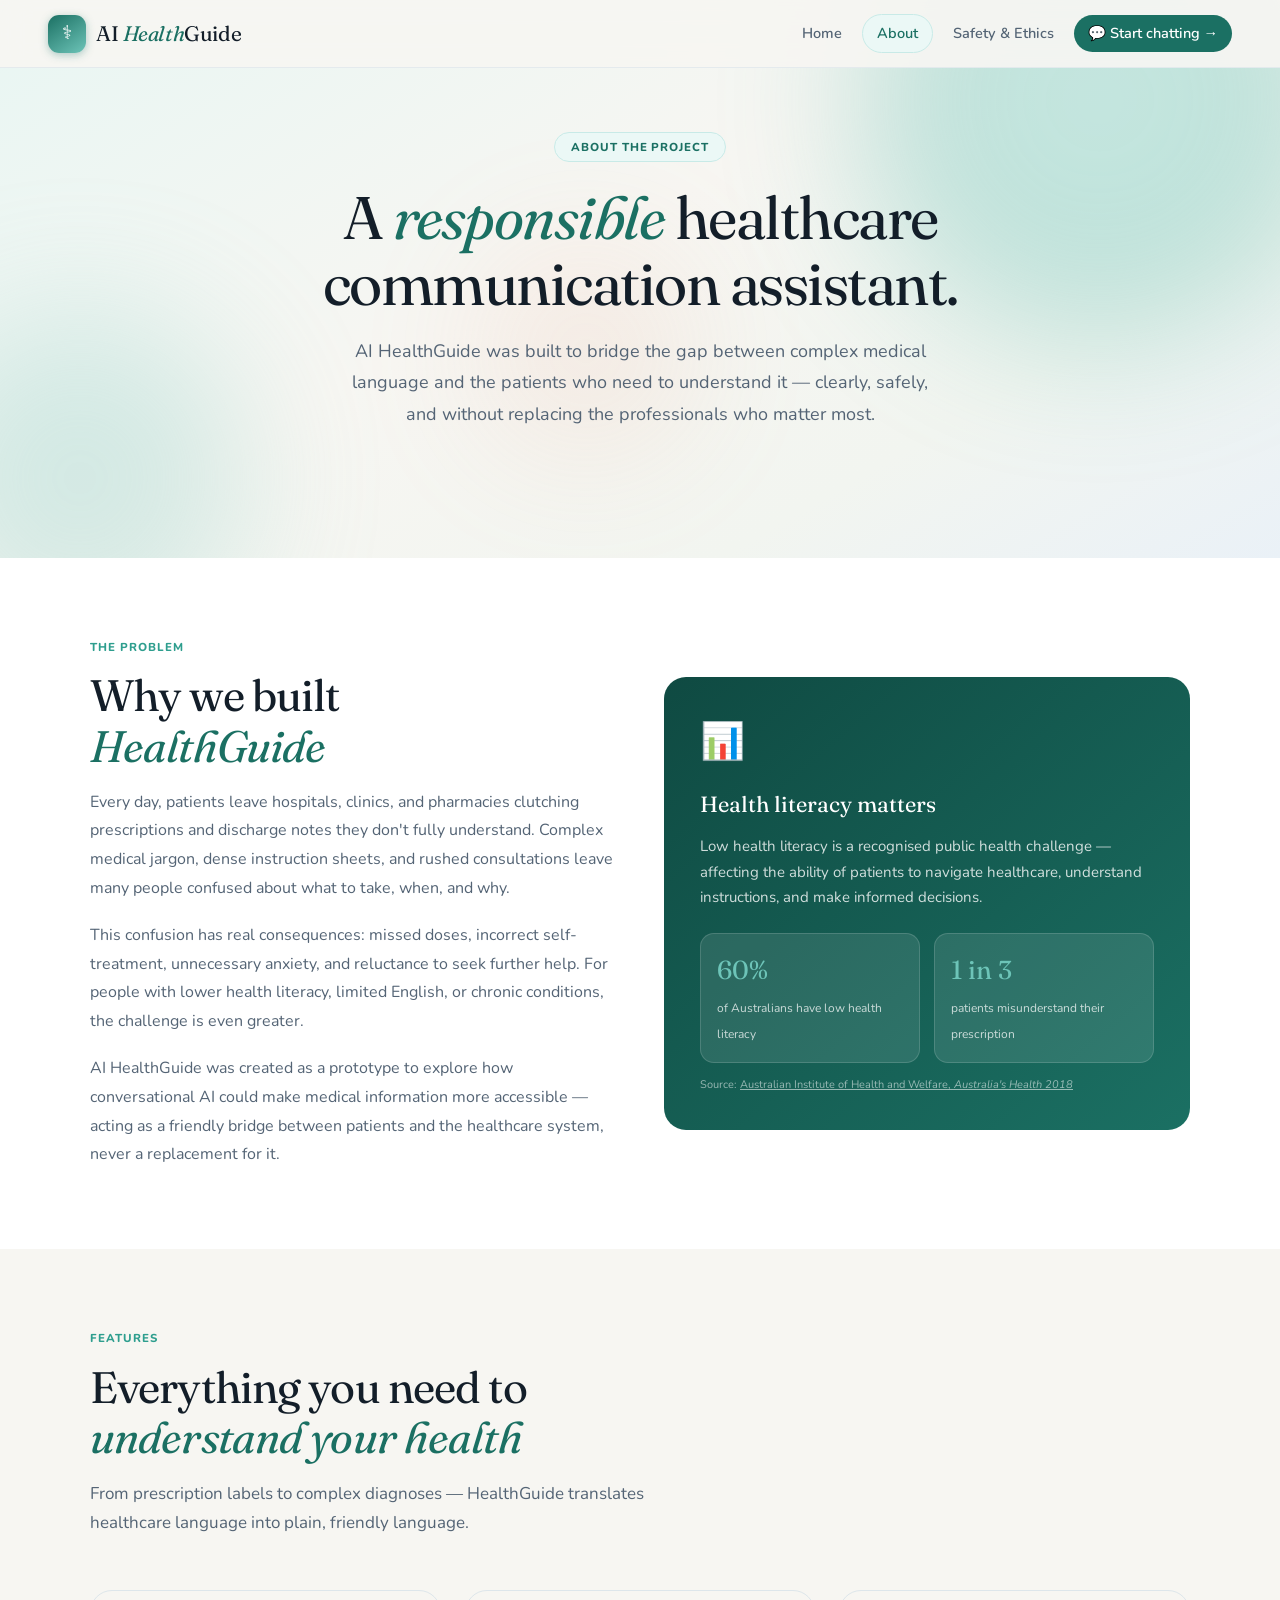
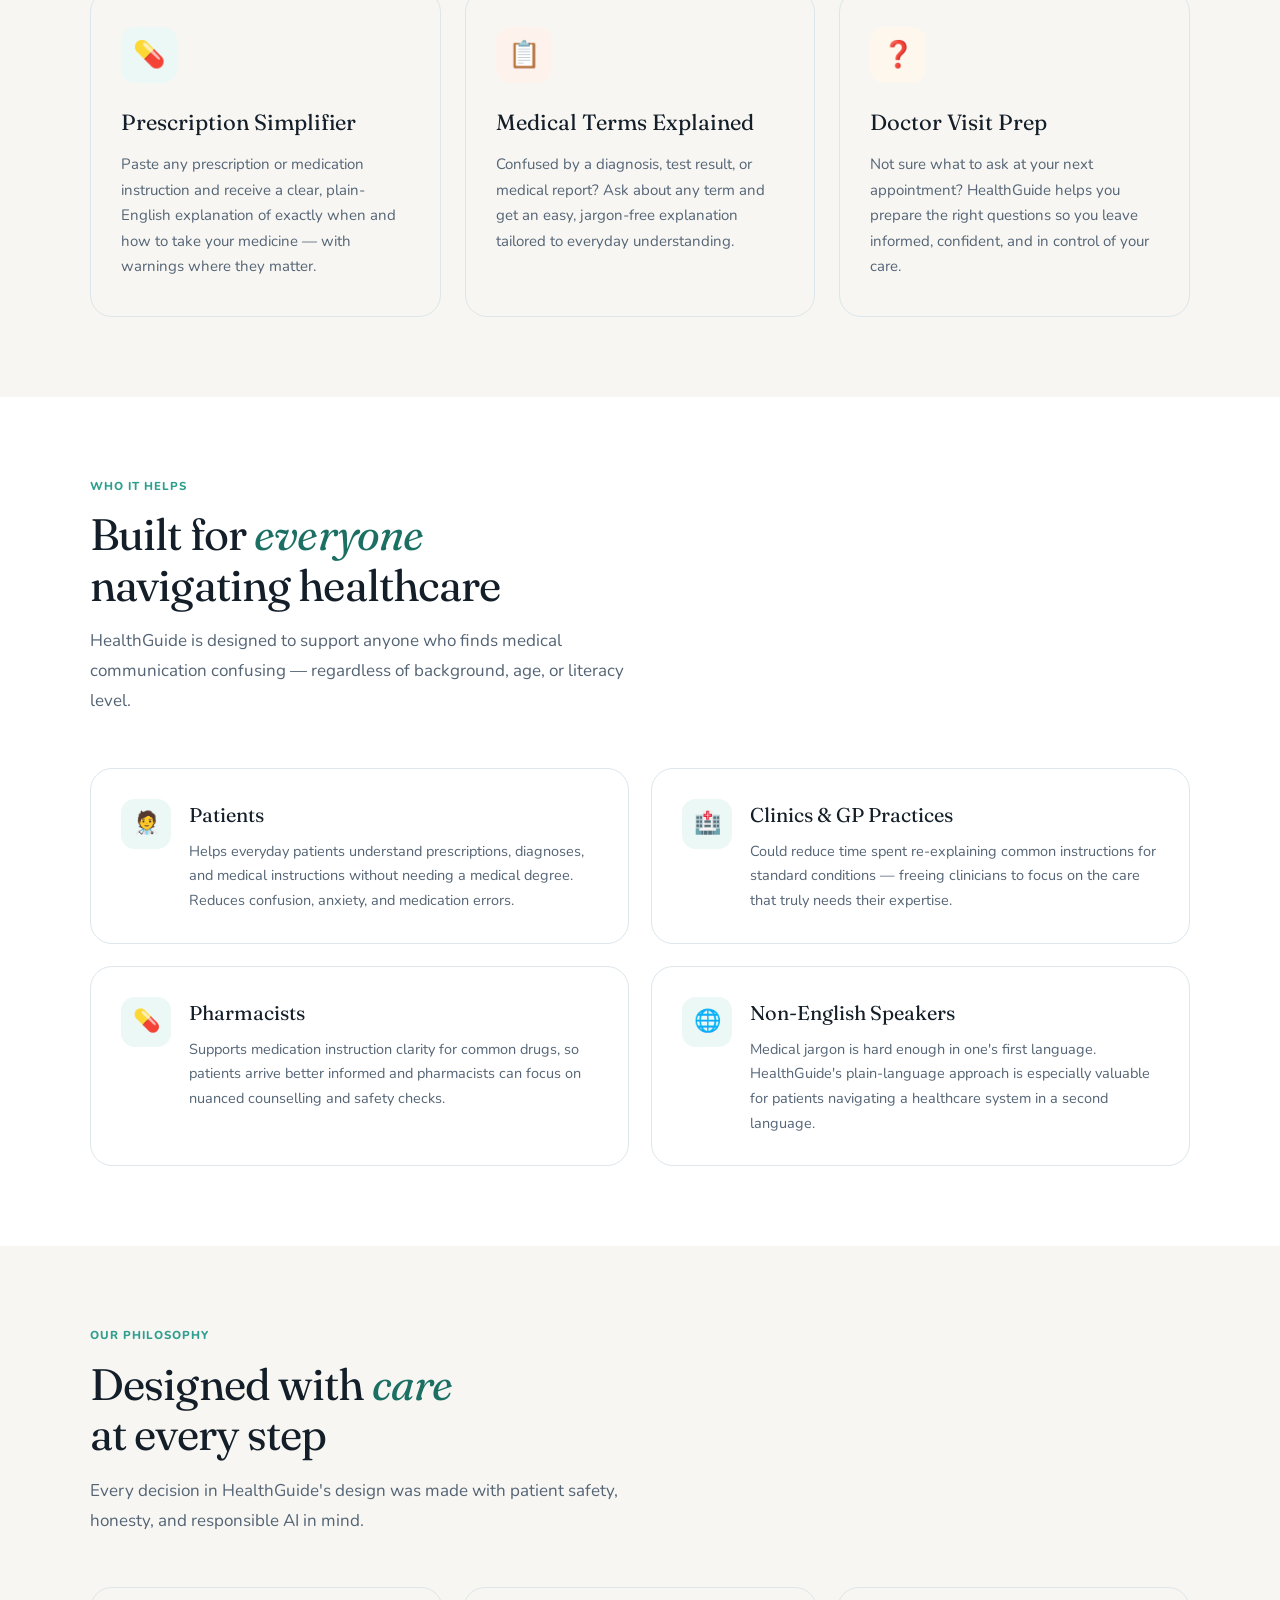
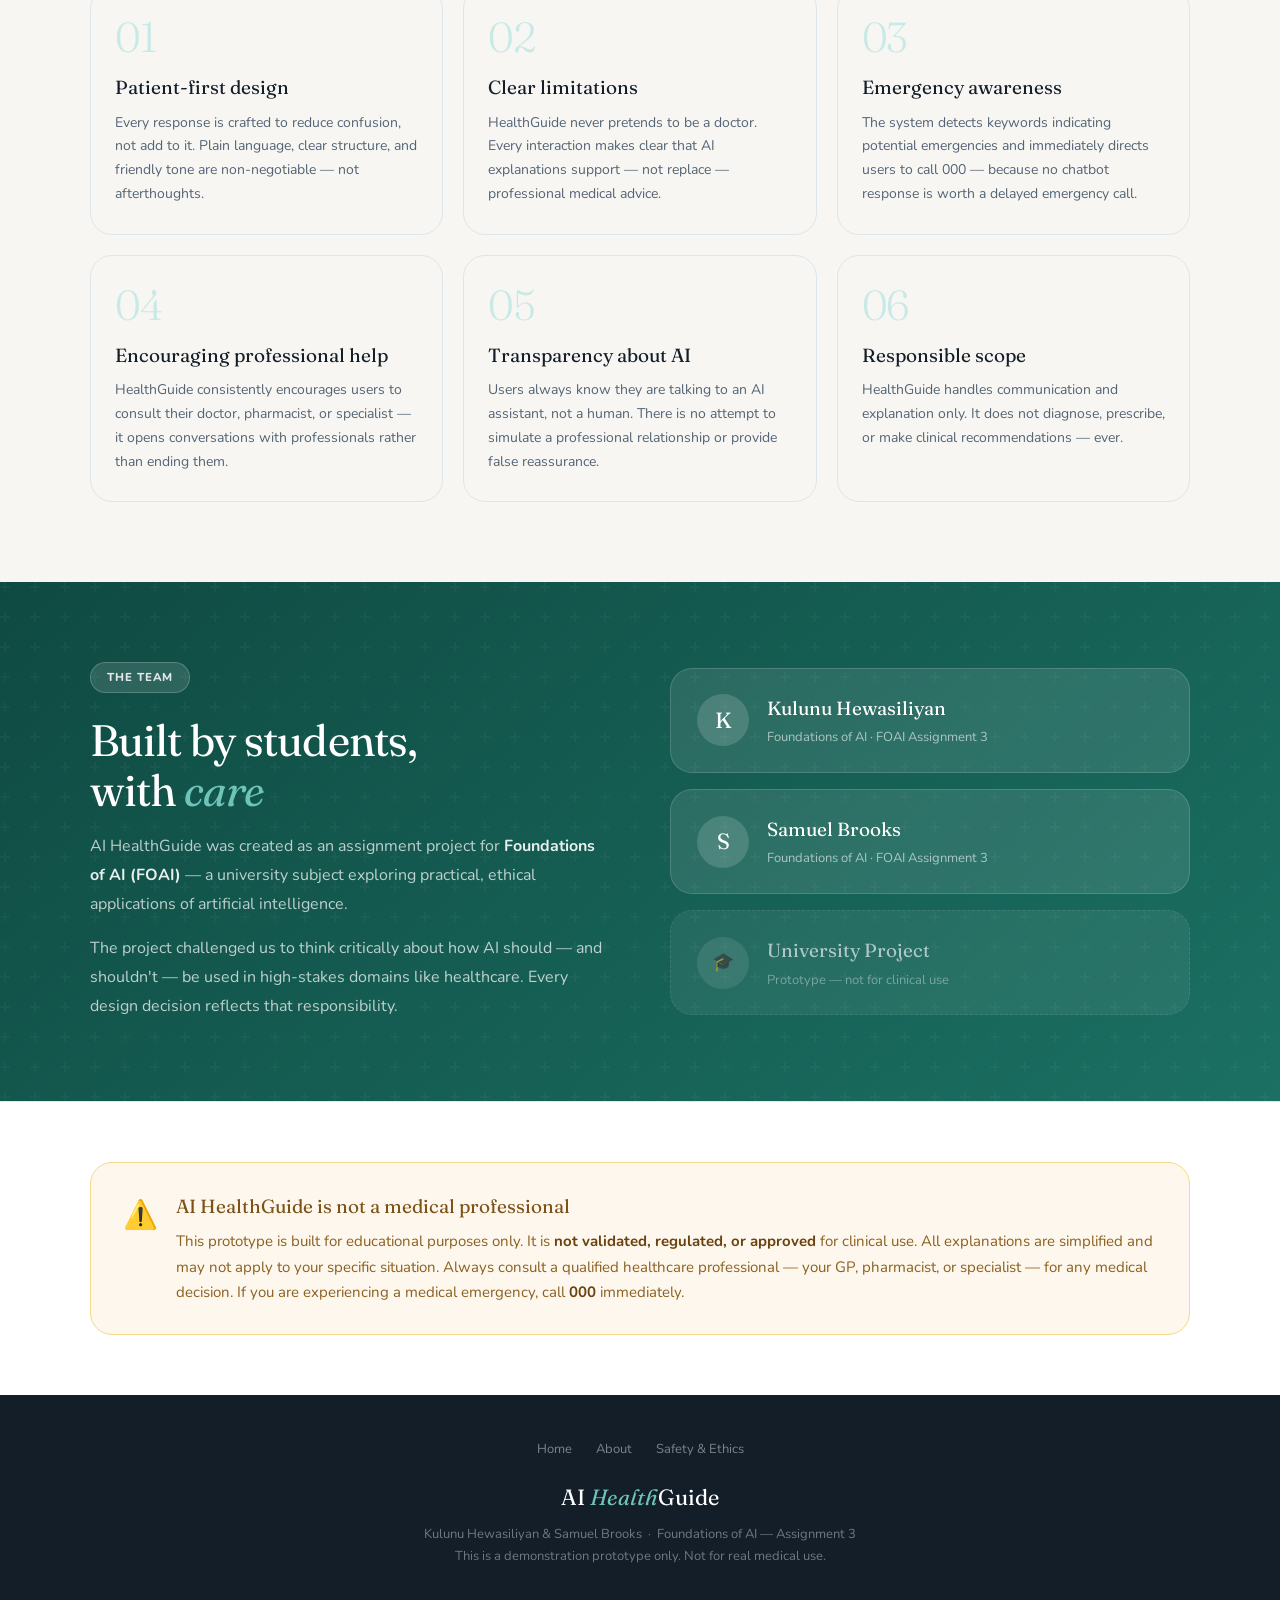
<file: about.html>
<!DOCTYPE html>
<html lang="en">
<head>
  <meta charset="UTF-8" />
  <meta name="viewport" content="width=device-width, initial-scale=1.0" />
  <title>About — AI HealthGuide</title>
  <link rel="preconnect" href="https://fonts.googleapis.com">
  <link rel="preconnect" href="https://fonts.gstatic.com" crossorigin>
  <link href="https://fonts.googleapis.com/css2?family=Fraunces:ital,opsz,wght@0,9..144,300;0,9..144,400;0,9..144,500;1,9..144,300;1,9..144,400;1,9..144,500&family=Nunito:wght@300;400;500;600;700;800&display=swap" rel="stylesheet">
  <style>
    *, *::before, *::after { box-sizing: border-box; margin: 0; padding: 0; }

    :root {
      --bg:        #F7F6F2;
      --white:     #FFFFFF;
      --teal-900:  #0F4A42;
      --teal-700:  #1B7063;
      --teal-500:  #2E9E8E;
      --teal-300:  #6DC4B8;
      --teal-100:  #C8EAE7;
      --teal-50:   #EBF8F6;
      --coral:     #E07558;
      --coral-bg:  #FEF2ED;
      --amber-bg:  #FDF7ED;
      --text-900:  #131E29;
      --text-700:  #2E404F;
      --text-500:  #546475;
      --text-300:  #8B9EAC;
      --border:    #DDE6EB;
      --shadow-sm: 0 1px 3px rgba(0,0,0,.07);
      --shadow-md: 0 4px 14px rgba(0,0,0,.08);
      --shadow-lg: 0 12px 36px rgba(0,0,0,.10), 0 4px 12px rgba(0,0,0,.06);
      --r-sm: 8px; --r-md: 14px; --r-lg: 22px; --r-xl: 32px;
    }

    html { scroll-behavior: smooth; }

    body {
      font-family: 'Nunito', sans-serif;
      background: var(--bg);
      color: var(--text-900);
      line-height: 1.6;
      overflow-x: hidden;
    }

    /* ── Nav ─────────────────────────────────────────── */
    .nav {
      position: fixed; top: 0; left: 0; right: 0; z-index: 100;
      height: 68px;
      display: flex; align-items: center; justify-content: space-between;
      padding: 0 48px;
      background: rgba(247,246,242,.92);
      backdrop-filter: blur(14px);
      border-bottom: 1px solid rgba(221,230,235,.7);
    }

    .nav-logo {
      display: flex; align-items: center; gap: 10px;
      text-decoration: none;
    }
    .nav-logo-mark {
      width: 38px; height: 38px;
      background: linear-gradient(145deg, var(--teal-700), var(--teal-300));
      border-radius: 11px;
      display: flex; align-items: center; justify-content: center;
      font-size: 19px; color: white;
      box-shadow: 0 2px 8px rgba(27,112,99,.35);
    }
    .nav-logo-text {
      font-family: 'Fraunces', serif;
      font-size: 21px; font-weight: 400;
      color: var(--text-900); letter-spacing: -.02em;
    }
    .nav-logo-text em { font-style: italic; color: var(--teal-700); }

    .nav-links {
      display: flex; align-items: center; gap: 6px;
    }
    .nav-links a {
      text-decoration: none;
      color: var(--text-500);
      font-size: 14.5px; font-weight: 600;
      padding: 7px 14px; border-radius: 50px;
      transition: all .2s;
    }
    .nav-links a:hover { color: var(--teal-700); background: rgba(200, 234, 231, 0.5); }
    .nav-links a.btn-nav, .nav-links a.btn-nav:hover { color: white; }
    .nav-links a.active {
      color: var(--teal-700); background: var(--teal-50);
      border: 1px solid var(--teal-100);
    }
    .btn-nav {
      background: var(--teal-700); color: white;
      border: none; border-radius: 50px;
      padding: 10px 22px;
      font-family: 'Nunito', sans-serif;
      font-size: 14px; font-weight: 700;
      cursor: pointer; text-decoration: none;
      transition: all .2s;
      display: inline-flex; align-items: center; gap: 6px;
    }
    .btn-nav:hover {
      background: var(--teal-900);
      transform: translateY(-1px);
      box-shadow: 0 6px 20px rgba(27,112,99,.35);
    }

    /* ── Hero ────────────────────────────────────────── */
    .hero {
      min-height: 62vh;
      display: flex; align-items: center;
      position: relative; overflow: hidden;
      padding: 130px 48px 90px;
    }

    .hero-bg {
      position: absolute; inset: 0;
      background: linear-gradient(150deg, #E8F6F3 0%, #F7F6F2 45%, #F2F5F0 75%, #EAF1F7 100%);
    }

    .blob {
      position: absolute; border-radius: 50%;
      filter: blur(72px); opacity: .35;
      animation: blobFloat 9s ease-in-out infinite;
    }
    .blob-1 { width: 480px; height: 480px; background: radial-gradient(circle, #7DD6CB, #2E9E8E); top: -140px; right: -60px; }
    .blob-2 { width: 320px; height: 320px; background: radial-gradient(circle, #A8D8D2, #6DC4B8); bottom: -80px; left: -80px; animation-delay: -4s; }
    .blob-3 { width: 200px; height: 200px; background: radial-gradient(circle, #F5C4A8, #E07558); top: 45%; left: 38%; opacity: .16; animation-delay: -7s; }

    @keyframes blobFloat {
      0%,100% { transform: translate(0,0) scale(1); }
      33%      { transform: translate(22px,-28px) scale(1.04); }
      66%      { transform: translate(-16px,18px) scale(.97); }
    }

    .hero-inner {
      position: relative; z-index: 1;
      max-width: 820px; margin: 0 auto;
      text-align: center;
    }

    .section-chip {
      display: inline-block;
      background: var(--teal-50); border: 1px solid var(--teal-100);
      border-radius: 50px; padding: 5px 16px;
      font-size: 11.5px; font-weight: 800; letter-spacing: .08em;
      text-transform: uppercase; color: var(--teal-700);
      margin-bottom: 22px;
    }

    .hero-heading {
      font-family: 'Fraunces', serif;
      font-size: clamp(36px, 5vw, 60px);
      font-weight: 400; line-height: 1.1;
      color: var(--text-900); letter-spacing: -.025em;
      margin-bottom: 20px;
    }
    .hero-heading em { font-style: italic; color: var(--teal-700); }

    .hero-sub {
      font-size: 18px; color: var(--text-500);
      line-height: 1.75; max-width: 600px; margin: 0 auto 36px;
    }

    .hero-stats {
      display: inline-flex; gap: 0;
      background: var(--white); border: 1px solid var(--border);
      border-radius: var(--r-lg); overflow: hidden;
      box-shadow: var(--shadow-md);
    }
    .stat-item {
      padding: 18px 32px; text-align: center;
    }
    .stat-item + .stat-item { border-left: 1px solid var(--border); }
    .stat-num {
      font-family: 'Fraunces', serif;
      font-size: 28px; font-weight: 400; color: var(--teal-700);
      display: block; margin-bottom: 2px;
    }
    .stat-label { font-size: 12px; font-weight: 700; color: var(--text-300); text-transform: uppercase; letter-spacing: .06em; }

    /* ── Sections ────────────────────────────────────── */
    section { padding: 80px 48px; }
    .section-inner { max-width: 1100px; margin: 0 auto; }

    .alt-bg { background: var(--white); }

    .section-label {
      font-size: 11.5px; font-weight: 800; letter-spacing: .09em;
      text-transform: uppercase; color: var(--teal-500); margin-bottom: 14px;
    }

    .section-h {
      font-family: 'Fraunces', serif;
      font-size: clamp(28px, 3.5vw, 44px);
      font-weight: 400; color: var(--text-900);
      letter-spacing: -.02em; line-height: 1.15;
      margin-bottom: 16px;
    }
    .section-h em { font-style: italic; color: var(--teal-700); }

    .section-sub {
      font-size: 17px; color: var(--text-500);
      line-height: 1.75; max-width: 560px;
      margin-bottom: 52px;
    }

    /* ── Why section ─────────────────────────────────── */
    .why-grid {
      display: grid; grid-template-columns: 1fr 1fr;
      gap: 48px; align-items: center;
    }
    .why-text p {
      font-size: 16px; color: var(--text-500);
      line-height: 1.8; margin-bottom: 18px;
    }
    .why-text p:last-child { margin-bottom: 0; }

    .why-callout {
      background: linear-gradient(140deg, var(--teal-900), var(--teal-700));
      border-radius: var(--r-lg); padding: 36px;
      color: white;
    }
    .why-callout-em { font-size: 36px; margin-bottom: 16px; }
    .why-callout h3 {
      font-family: 'Fraunces', serif; font-size: 22px;
      margin-bottom: 12px; font-weight: 400;
    }
    .why-callout p { font-size: 15px; opacity: .8; line-height: 1.7; }
    .why-stats {
      display: grid; grid-template-columns: 1fr 1fr;
      gap: 14px; margin-top: 22px;
    }
    .why-stat-box {
      background: rgba(255,255,255,.1); border: 1px solid rgba(255,255,255,.15);
      border-radius: var(--r-md); padding: 16px;
    }
    .why-stat-num {
      font-family: 'Fraunces', serif; font-size: 26px;
      color: var(--teal-300); display: block; margin-bottom: 4px;
    }
    .why-stat-label { font-size: 12px; opacity: .75; }

    /* ── Feature cards ───────────────────────────────── */
    .features-grid {
      display: grid; grid-template-columns: repeat(3, 1fr); gap: 24px;
    }

    .f-card {
      background: var(--bg);
      border-radius: var(--r-lg); padding: 36px 30px;
      border: 1px solid var(--border);
      transition: all .3s; position: relative; overflow: hidden;
    }
    .f-card::before {
      content: '';
      position: absolute; top: 0; left: 0; right: 0; height: 3px;
      background: linear-gradient(90deg, var(--teal-700), var(--teal-300));
      transform: scaleX(0); transform-origin: left;
      transition: transform .3s;
    }
    .f-card:hover { transform: translateY(-6px); box-shadow: var(--shadow-lg); border-color: var(--teal-100); background: var(--white); }
    .f-card:hover::before { transform: scaleX(1); }

    .f-icon {
      width: 56px; height: 56px; border-radius: var(--r-md);
      display: flex; align-items: center; justify-content: center;
      font-size: 26px; margin-bottom: 22px;
    }
    .fi-teal  { background: var(--teal-50); }
    .fi-coral { background: var(--coral-bg); }
    .fi-amber { background: var(--amber-bg); }

    .f-title {
      font-family: 'Fraunces', serif;
      font-size: 22px; font-weight: 400; color: var(--text-900); margin-bottom: 12px;
    }
    .f-desc { font-size: 15px; color: var(--text-500); line-height: 1.7; }

    /* ── Benefits grid ───────────────────────────────── */
    .benefits-grid {
      display: grid; grid-template-columns: repeat(2, 1fr); gap: 22px;
    }

    .b-card {
      background: var(--white); border: 1px solid var(--border);
      border-radius: var(--r-lg); padding: 30px;
      display: flex; gap: 18px; align-items: flex-start;
      transition: all .25s;
    }
    .b-card:hover { border-color: var(--teal-100); box-shadow: var(--shadow-md); transform: translateY(-3px); }
    .b-icon {
      width: 50px; height: 50px; border-radius: var(--r-md);
      background: var(--teal-50); flex-shrink: 0;
      display: flex; align-items: center; justify-content: center; font-size: 22px;
    }
    .b-card h3 {
      font-family: 'Fraunces', serif; font-size: 20px; font-weight: 400;
      color: var(--text-900); margin-bottom: 8px;
    }
    .b-card p { font-size: 14.5px; color: var(--text-500); line-height: 1.7; }

    /* ── Approach section ────────────────────────────── */
    .approach-grid {
      display: grid; grid-template-columns: repeat(3, 1fr); gap: 20px;
    }
    .approach-item {
      padding: 28px 24px; border-radius: var(--r-lg);
      background: var(--bg); border: 1px solid var(--border);
      position: relative; transition: all .25s;
    }
    .approach-item:hover { border-color: var(--teal-100); background: var(--white); }
    .approach-num {
      font-family: 'Fraunces', serif; font-size: 42px; font-weight: 300;
      color: var(--teal-100); line-height: 1; margin-bottom: 14px;
      letter-spacing: -.03em;
    }
    .approach-item h3 {
      font-family: 'Fraunces', serif; font-size: 19px; font-weight: 400;
      color: var(--text-900); margin-bottom: 8px;
    }
    .approach-item p { font-size: 14px; color: var(--text-500); line-height: 1.7; }

    /* ── Team section ────────────────────────────────── */
    .team-section {
      background: linear-gradient(140deg, var(--teal-900), var(--teal-700));
      padding: 80px 48px; position: relative; overflow: hidden;
    }
    .team-section::before {
      content: '';
      position: absolute; inset: 0;
      background: url("data:image/svg+xml,%3Csvg width='60' height='60' viewBox='0 0 60 60' xmlns='http://www.w3.org/2000/svg'%3E%3Cg fill='%23ffffff' fill-opacity='0.03'%3E%3Cpath d='M36 34v-4h-2v4h-4v2h4v4h2v-4h4v-2h-4zm0-30V0h-2v4h-4v2h4v4h2V6h4V4h-4zM6 34v-4H4v4H0v2h4v4h2v-4h4v-2H6zM6 4V0H4v4H0v2h4v4h2V6h4V4H6z'/%3E%3C/g%3E%3C/svg%3E");
    }
    .team-inner {
      max-width: 1100px; margin: 0 auto; position: relative;
      display: grid; grid-template-columns: 1fr 1fr; gap: 60px; align-items: center;
    }
    .team-text .section-chip { background: rgba(255,255,255,.12); border-color: rgba(255,255,255,.2); color: rgba(255,255,255,.85); }
    .team-text .section-h { color: white; }
    .team-text .section-h em { color: var(--teal-300); }
    .team-text p { color: rgba(255,255,255,.72); font-size: 16px; line-height: 1.8; }

    .team-cards { display: flex; flex-direction: column; gap: 16px; }
    .team-card {
      background: rgba(255,255,255,.1); border: 1px solid rgba(255,255,255,.15);
      border-radius: var(--r-lg); padding: 24px 26px;
      display: flex; align-items: center; gap: 18px;
    }
    .team-av {
      width: 52px; height: 52px; border-radius: 50%;
      background: rgba(255,255,255,.15); flex-shrink: 0;
      display: flex; align-items: center; justify-content: center;
      font-size: 22px; font-family: 'Fraunces', serif;
      color: white; font-weight: 400;
    }
    .team-name {
      font-family: 'Fraunces', serif; font-size: 19px; font-weight: 400;
      color: white; margin-bottom: 4px;
    }
    .team-role { font-size: 13px; color: rgba(255,255,255,.6); }

    /* ── Disclaimer ──────────────────────────────────── */
    .disclaimer-banner {
      background: var(--amber-bg); border: 1px solid #F5D98B;
      border-radius: var(--r-lg); padding: 28px 32px;
      display: flex; gap: 18px; align-items: flex-start;
      max-width: 1100px; margin: 0 auto;
    }
    .disclaimer-banner-em { font-size: 28px; flex-shrink: 0; margin-top: 2px; }
    .disclaimer-banner h3 {
      font-family: 'Fraunces', serif; font-size: 19px; font-weight: 400;
      color: #7C5217; margin-bottom: 8px;
    }
    .disclaimer-banner p { font-size: 15px; color: #8B6020; line-height: 1.7; }
    .disclaimer-banner strong { color: #6A420E; }

    .disclaimer-wrap {
      padding: 60px 48px;
      background: var(--white);
      border-top: 1px solid var(--border);
    }

    /* ── Footer ──────────────────────────────────────── */
    footer {
      background: var(--text-900); padding: 44px 48px; text-align: center;
    }
    .footer-logo {
      font-family: 'Fraunces', serif; font-size: 22px; color: white; margin-bottom: 8px;
    }
    .footer-logo em { font-style: italic; color: var(--teal-300); }
    .footer-p { font-size: 13px; color: rgba(255,255,255,.4); line-height: 1.7; }
    .footer-links {
      display: flex; gap: 24px; justify-content: center; margin-bottom: 20px;
    }
    .footer-links a {
      color: rgba(255,255,255,.45); text-decoration: none; font-size: 13px;
      transition: color .2s;
    }
    .footer-links a:hover { color: var(--teal-300); }

    /* ── Fade-in ─────────────────────────────────────── */
    .fi { opacity: 0; transform: translateY(20px); animation: fadeUp .65s ease-out forwards; }
    .fi-1 { animation-delay: .08s; }
    .fi-2 { animation-delay: .2s; }
    .fi-3 { animation-delay: .35s; }
    .fi-4 { animation-delay: .5s; }
    @keyframes fadeUp { to { opacity: 1; transform: translateY(0); } }

    /* ── Responsive ──────────────────────────────────── */
    @media (max-width: 960px) {
      .nav { padding: 0 24px; }
      .nav-links { display: none; }
      section { padding: 60px 24px; }
      .hero { padding: 110px 24px 70px; }
      .hero-stats { flex-direction: column; }
      .why-grid { grid-template-columns: 1fr; gap: 32px; }
      .features-grid { grid-template-columns: 1fr; }
      .benefits-grid { grid-template-columns: 1fr; }
      .approach-grid { grid-template-columns: 1fr; }
      .team-inner { grid-template-columns: 1fr; gap: 36px; }
      .team-section { padding: 60px 24px; }
      .disclaimer-wrap { padding: 40px 24px; }
      footer { padding: 36px 24px; }
    }
  </style>
</head>
<body>

<!-- Nav -->
<nav class="nav">
  <a class="nav-logo" href="index.html">
    <div class="nav-logo-mark">⚕</div>
    <span class="nav-logo-text">AI <em>Health</em>Guide</span>
  </a>
  <div class="nav-links">
    <a href="index.html">Home</a>
    <a href="about.html" class="active">About</a>
    <a href="safety.html">Safety &amp; Ethics</a>

    <a href="index.html#chat" class="btn-nav">💬 Start chatting →</a>
  </div>
</nav>

<!-- Hero -->
<section class="hero">
  <div class="hero-bg"></div>
  <div class="blob blob-1"></div>
  <div class="blob blob-2"></div>
  <div class="blob blob-3"></div>

  <div class="hero-inner">
    <div class="section-chip fi fi-1">About the project</div>
    <h1 class="hero-heading fi fi-2">
      A <em>responsible</em> healthcare<br>communication assistant.
    </h1>
    <p class="hero-sub fi fi-3">
      AI HealthGuide was built to bridge the gap between complex medical language and the patients who need to understand it — clearly, safely, and without replacing the professionals who matter most.
    </p>
  </div>
</section>

<!-- Why we built this -->
<section class="alt-bg">
  <div class="section-inner">
    <div class="why-grid">
      <div class="why-text">
        <div class="section-label">The problem</div>
        <h2 class="section-h">Why we built<br><em>HealthGuide</em></h2>
        <p>Every day, patients leave hospitals, clinics, and pharmacies clutching prescriptions and discharge notes they don't fully understand. Complex medical jargon, dense instruction sheets, and rushed consultations leave many people confused about what to take, when, and why.</p>
        <p>This confusion has real consequences: missed doses, incorrect self-treatment, unnecessary anxiety, and reluctance to seek further help. For people with lower health literacy, limited English, or chronic conditions, the challenge is even greater.</p>
        <p>AI HealthGuide was created as a prototype to explore how conversational AI could make medical information more accessible — acting as a friendly bridge between patients and the healthcare system, never a replacement for it.</p>
      </div>
      <div class="why-callout">
        <div class="why-callout-em">📊</div>
        <h3>Health literacy matters</h3>
        <p>Low health literacy is a recognised public health challenge — affecting the ability of patients to navigate healthcare, understand instructions, and make informed decisions.</p>
        <div class="why-stats">
          <div class="why-stat-box">
            <span class="why-stat-num">60%</span>
            <span class="why-stat-label">of Australians have low health literacy</span>
          </div>
          <div class="why-stat-box">
            <span class="why-stat-num">1 in 3</span>
            <span class="why-stat-label">patients misunderstand their prescription</span>
          </div>
        </div>
        <p style="margin-top: 14px; font-size: 11px; opacity: .55; line-height: 1.5;">
          Source: <a href="https://www.aihw.gov.au/reports/australias-health/australias-health-2018/contents/indicators-of-australias-health/health-literacy" target="_blank" rel="noopener" style="color: inherit; text-decoration: underline;">Australian Institute of Health and Welfare, <em>Australia's Health 2018</em></a>
        </p>
      </div>
    </div>
  </div>
</section>

<!-- What it does -->
<section>
  <div class="section-inner">
    <div class="section-label">Features</div>
    <h2 class="section-h">Everything you need to<br><em>understand your health</em></h2>
    <p class="section-sub">From prescription labels to complex diagnoses — HealthGuide translates healthcare language into plain, friendly language.</p>

    <div class="features-grid">
      <div class="f-card">
        <div class="f-icon fi-teal">💊</div>
        <h3 class="f-title">Prescription Simplifier</h3>
        <p class="f-desc">Paste any prescription or medication instruction and receive a clear, plain-English explanation of exactly when and how to take your medicine — with warnings where they matter.</p>
      </div>
      <div class="f-card">
        <div class="f-icon fi-coral">📋</div>
        <h3 class="f-title">Medical Terms Explained</h3>
        <p class="f-desc">Confused by a diagnosis, test result, or medical report? Ask about any term and get an easy, jargon-free explanation tailored to everyday understanding.</p>
      </div>
      <div class="f-card">
        <div class="f-icon fi-amber">❓</div>
        <h3 class="f-title">Doctor Visit Prep</h3>
        <p class="f-desc">Not sure what to ask at your next appointment? HealthGuide helps you prepare the right questions so you leave informed, confident, and in control of your care.</p>
      </div>
    </div>
  </div>
</section>

<!-- Who benefits -->
<section class="alt-bg">
  <div class="section-inner">
    <div class="section-label">Who it helps</div>
    <h2 class="section-h">Built for <em>everyone</em><br>navigating healthcare</h2>
    <p class="section-sub">HealthGuide is designed to support anyone who finds medical communication confusing — regardless of background, age, or literacy level.</p>

    <div class="benefits-grid">
      <div class="b-card">
        <div class="b-icon">🧑‍⚕️</div>
        <div>
          <h3>Patients</h3>
          <p>Helps everyday patients understand prescriptions, diagnoses, and medical instructions without needing a medical degree. Reduces confusion, anxiety, and medication errors.</p>
        </div>
      </div>
      <div class="b-card">
        <div class="b-icon">🏥</div>
        <div>
          <h3>Clinics &amp; GP Practices</h3>
          <p>Could reduce time spent re-explaining common instructions for standard conditions — freeing clinicians to focus on the care that truly needs their expertise.</p>
        </div>
      </div>
      <div class="b-card">
        <div class="b-icon">💊</div>
        <div>
          <h3>Pharmacists</h3>
          <p>Supports medication instruction clarity for common drugs, so patients arrive better informed and pharmacists can focus on nuanced counselling and safety checks.</p>
        </div>
      </div>
      <div class="b-card">
        <div class="b-icon">🌐</div>
        <div>
          <h3>Non-English Speakers</h3>
          <p>Medical jargon is hard enough in one's first language. HealthGuide's plain-language approach is especially valuable for patients navigating a healthcare system in a second language.</p>
        </div>
      </div>
    </div>
  </div>
</section>

<!-- Our approach -->
<section>
  <div class="section-inner">
    <div class="section-label">Our philosophy</div>
    <h2 class="section-h">Designed with <em>care</em><br>at every step</h2>
    <p class="section-sub">Every decision in HealthGuide's design was made with patient safety, honesty, and responsible AI in mind.</p>

    <div class="approach-grid">
      <div class="approach-item">
        <div class="approach-num">01</div>
        <h3>Patient-first design</h3>
        <p>Every response is crafted to reduce confusion, not add to it. Plain language, clear structure, and friendly tone are non-negotiable — not afterthoughts.</p>
      </div>
      <div class="approach-item">
        <div class="approach-num">02</div>
        <h3>Clear limitations</h3>
        <p>HealthGuide never pretends to be a doctor. Every interaction makes clear that AI explanations support — not replace — professional medical advice.</p>
      </div>
      <div class="approach-item">
        <div class="approach-num">03</div>
        <h3>Emergency awareness</h3>
        <p>The system detects keywords indicating potential emergencies and immediately directs users to call 000 — because no chatbot response is worth a delayed emergency call.</p>
      </div>
      <div class="approach-item">
        <div class="approach-num">04</div>
        <h3>Encouraging professional help</h3>
        <p>HealthGuide consistently encourages users to consult their doctor, pharmacist, or specialist — it opens conversations with professionals rather than ending them.</p>
      </div>
      <div class="approach-item">
        <div class="approach-num">05</div>
        <h3>Transparency about AI</h3>
        <p>Users always know they are talking to an AI assistant, not a human. There is no attempt to simulate a professional relationship or provide false reassurance.</p>
      </div>
      <div class="approach-item">
        <div class="approach-num">06</div>
        <h3>Responsible scope</h3>
        <p>HealthGuide handles communication and explanation only. It does not diagnose, prescribe, or make clinical recommendations — ever.</p>
      </div>
    </div>
  </div>
</section>

<!-- Team -->
<div class="team-section">
  <div class="team-inner">
    <div class="team-text">
      <div class="section-chip">The team</div>
      <h2 class="section-h">Built by students,<br>with <em>care</em></h2>
      <p>AI HealthGuide was created as an assignment project for <strong style="color:rgba(255,255,255,.9)">Foundations of AI (FOAI)</strong> — a university subject exploring practical, ethical applications of artificial intelligence.</p>
      <p style="margin-top:16px">The project challenged us to think critically about how AI should — and shouldn't — be used in high-stakes domains like healthcare. Every design decision reflects that responsibility.</p>
    </div>
    <div class="team-cards">
      <div class="team-card">
        <div class="team-av">K</div>
        <div>
          <div class="team-name">Kulunu Hewasiliyan</div>
          <div class="team-role">Foundations of AI · FOAI Assignment 3</div>
        </div>
      </div>
      <div class="team-card">
        <div class="team-av">S</div>
        <div>
          <div class="team-name">Samuel Brooks</div>
          <div class="team-role">Foundations of AI · FOAI Assignment 3</div>
        </div>
      </div>
      <div class="team-card" style="border-style: dashed; opacity: .65;">
        <div class="team-av" style="font-size:18px">🎓</div>
        <div>
          <div class="team-name">University Project</div>
          <div class="team-role">Prototype — not for clinical use</div>
        </div>
      </div>
    </div>
  </div>
</div>

<!-- Disclaimer -->
<div class="disclaimer-wrap">
  <div class="disclaimer-banner">
    <div class="disclaimer-banner-em">⚠️</div>
    <div>
      <h3>AI HealthGuide is not a medical professional</h3>
      <p>This prototype is built for educational purposes only. It is <strong>not validated, regulated, or approved</strong> for clinical use. All explanations are simplified and may not apply to your specific situation. Always consult a qualified healthcare professional — your GP, pharmacist, or specialist — for any medical decision. If you are experiencing a medical emergency, call <strong>000</strong> immediately.</p>
    </div>
  </div>
</div>

<!-- Footer -->
<footer>
  <div class="footer-links">
    <a href="index.html">Home</a>
    <a href="about.html">About</a>
    <a href="safety.html">Safety &amp; Ethics</a>

  </div>
  <div class="footer-logo">AI <em>Health</em>Guide</div>
  <p class="footer-p">
    Kulunu Hewasiliyan &amp; Samuel Brooks &nbsp;·&nbsp; Foundations of AI — Assignment 3<br>
    This is a demonstration prototype only. Not for real medical use.
  </p>
</footer>

</body>
</html>
</file>
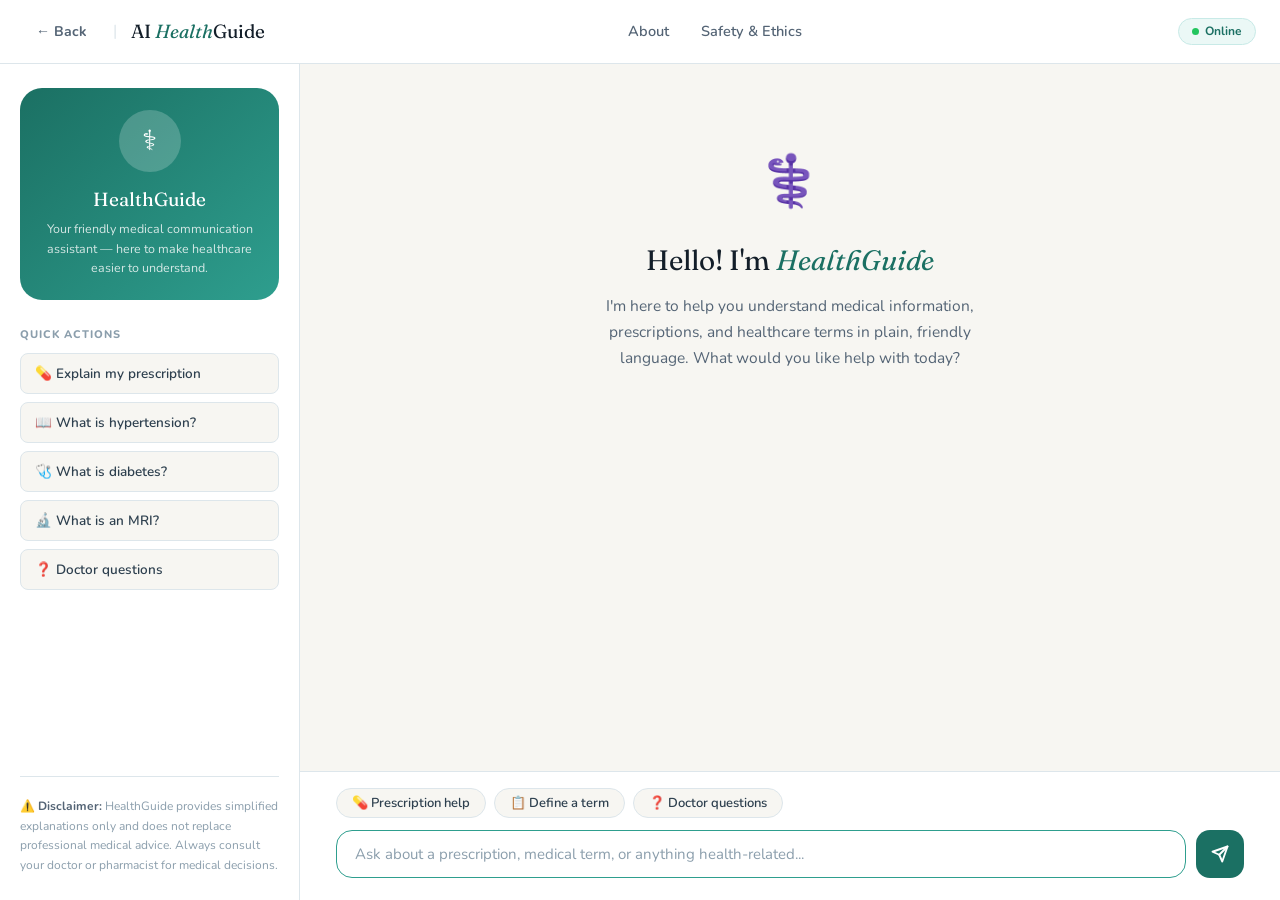
<file: chatbot.html>
<!DOCTYPE html>
<html lang="en">
<head>
  <meta charset="UTF-8" />
  <meta name="viewport" content="width=device-width, initial-scale=1.0" />
  <title>Chatbot — AI HealthGuide</title>
  <style>
    body { margin: 0; background: #F7F6F2; font-family: sans-serif; }
  </style>
</head>
<body>
  <script>
    /* Redirect to the home page and auto-open the chat panel */
    window.location.replace('index.html#chat');
  </script>
</body>
</html>
</file>
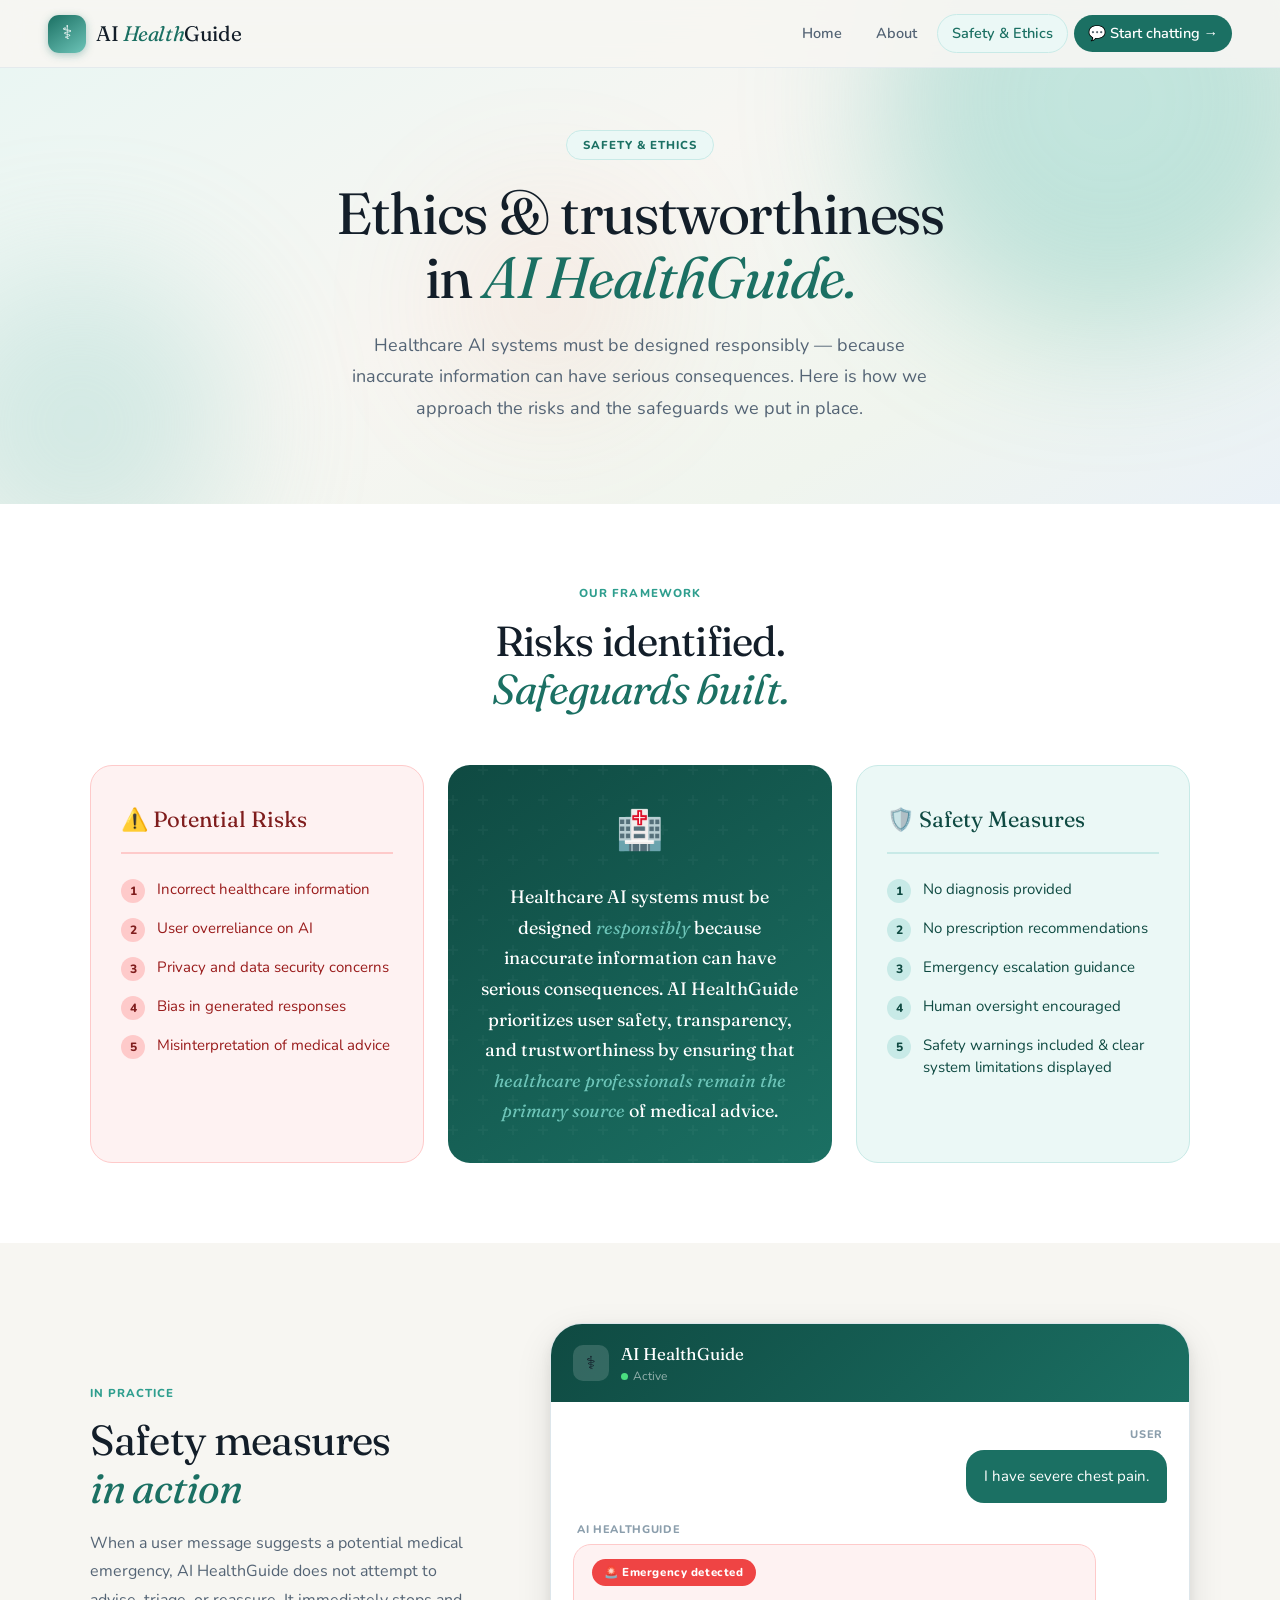
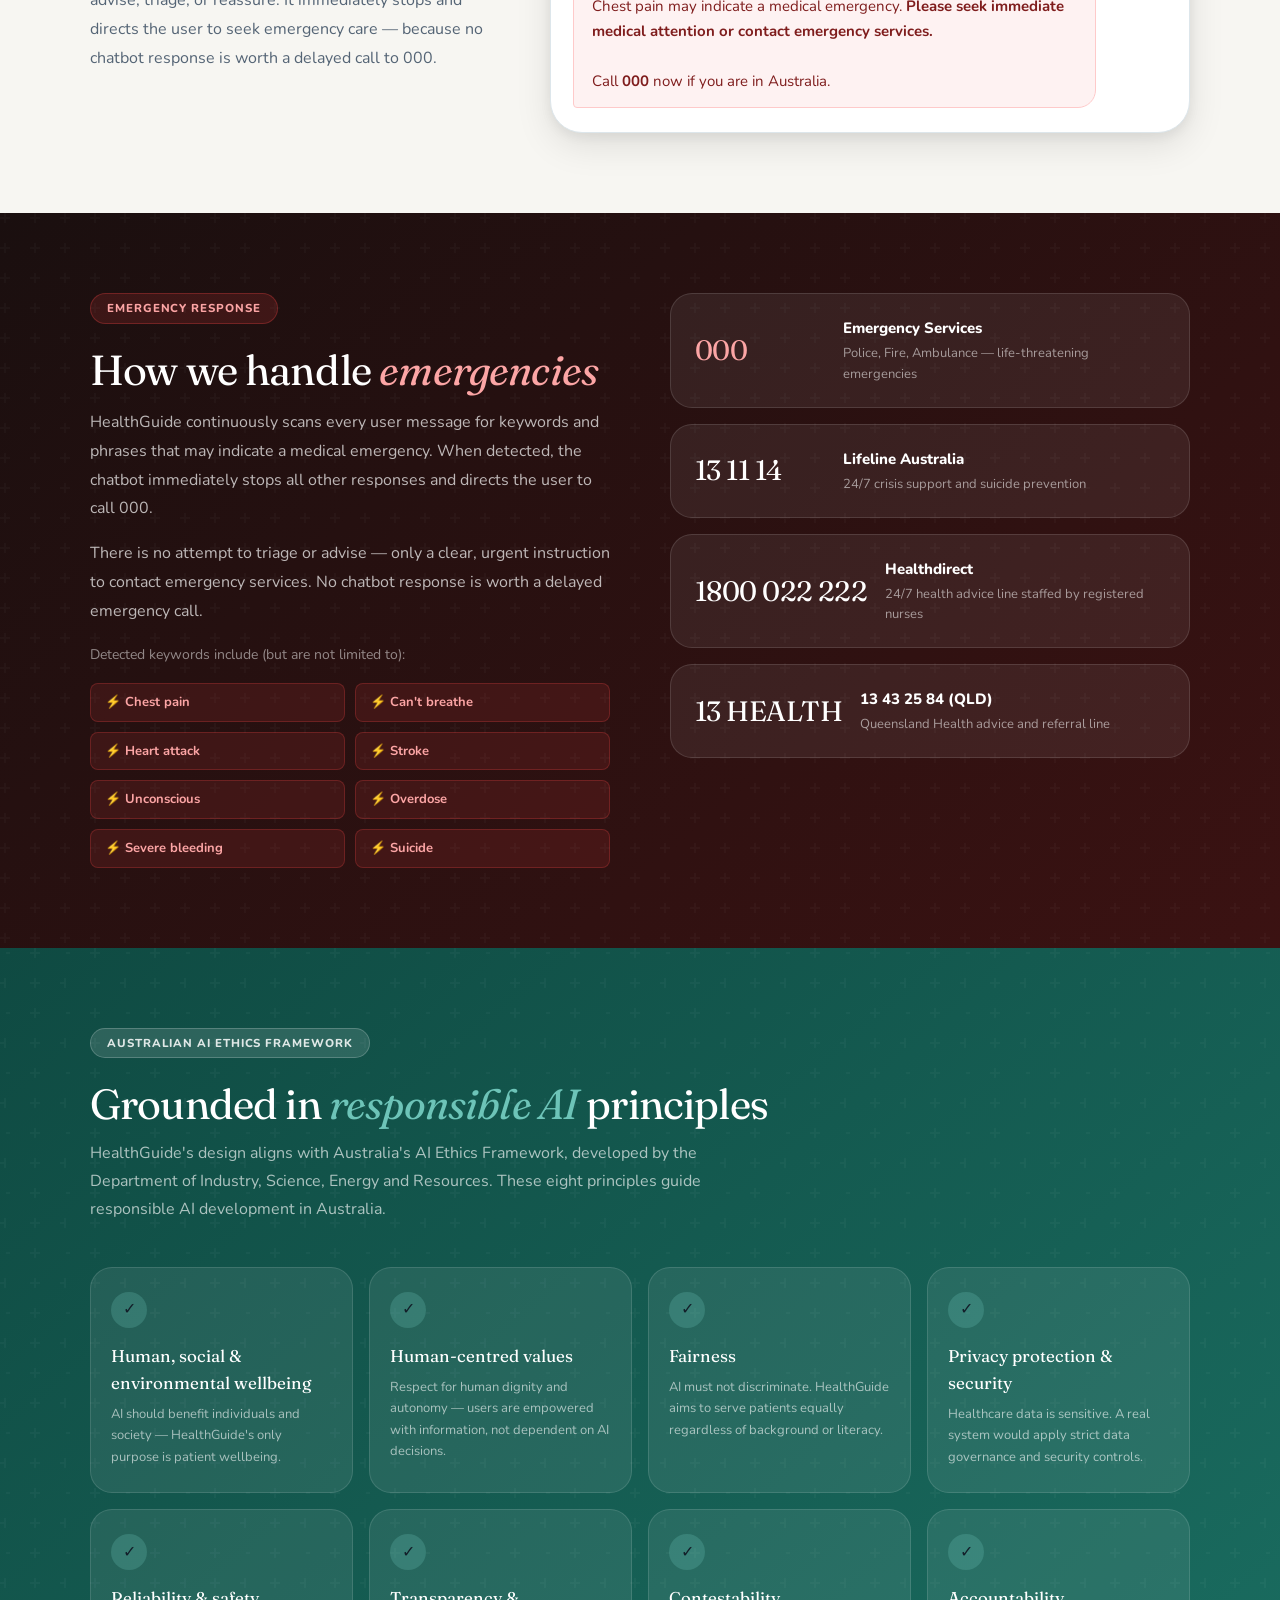
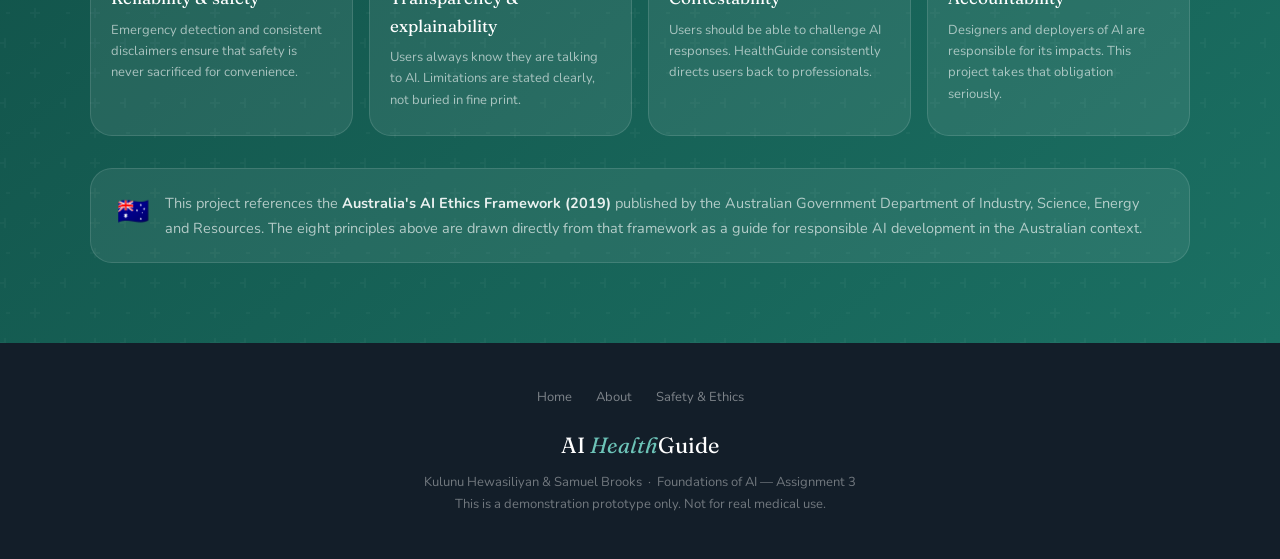
<file: safety.html>
<!DOCTYPE html>
<html lang="en">
<head>
  <meta charset="UTF-8" />
  <meta name="viewport" content="width=device-width, initial-scale=1.0" />
  <title>Safety &amp; Ethics — AI HealthGuide</title>
  <link rel="preconnect" href="https://fonts.googleapis.com">
  <link rel="preconnect" href="https://fonts.gstatic.com" crossorigin>
  <link href="https://fonts.googleapis.com/css2?family=Fraunces:ital,opsz,wght@0,9..144,300;0,9..144,400;0,9..144,500;1,9..144,300;1,9..144,400;1,9..144,500&family=Nunito:wght@300;400;500;600;700;800&display=swap" rel="stylesheet">
  <style>
    *, *::before, *::after { box-sizing: border-box; margin: 0; padding: 0; }

    :root {
      --bg:        #F7F6F2;
      --white:     #FFFFFF;
      --teal-900:  #0F4A42;
      --teal-700:  #1B7063;
      --teal-500:  #2E9E8E;
      --teal-300:  #6DC4B8;
      --teal-100:  #C8EAE7;
      --teal-50:   #EBF8F6;
      --coral:     #E07558;
      --coral-bg:  #FEF2ED;
      --amber-bg:  #FDF7ED;
      --red-bg:    #FEF2F2;
      --red-border:#FECACA;
      --text-900:  #131E29;
      --text-700:  #2E404F;
      --text-500:  #546475;
      --text-300:  #8B9EAC;
      --border:    #DDE6EB;
      --shadow-sm: 0 1px 3px rgba(0,0,0,.07);
      --shadow-md: 0 4px 14px rgba(0,0,0,.08);
      --shadow-lg: 0 12px 36px rgba(0,0,0,.10), 0 4px 12px rgba(0,0,0,.06);
      --r-sm: 8px; --r-md: 14px; --r-lg: 22px; --r-xl: 32px;
    }

    html { scroll-behavior: smooth; }

    body {
      font-family: 'Nunito', sans-serif;
      background: var(--bg);
      color: var(--text-900);
      line-height: 1.6;
      overflow-x: hidden;
    }

    /* ── Nav ─────────────────────────────────────────── */
    .nav {
      position: fixed; top: 0; left: 0; right: 0; z-index: 100;
      height: 68px;
      display: flex; align-items: center; justify-content: space-between;
      padding: 0 48px;
      background: rgba(247,246,242,.92);
      backdrop-filter: blur(14px);
      border-bottom: 1px solid rgba(221,230,235,.7);
    }
    .nav-logo {
      display: flex; align-items: center; gap: 10px;
      text-decoration: none;
    }
    .nav-logo-mark {
      width: 38px; height: 38px;
      background: linear-gradient(145deg, var(--teal-700), var(--teal-300));
      border-radius: 11px;
      display: flex; align-items: center; justify-content: center;
      font-size: 19px; color: white;
      box-shadow: 0 2px 8px rgba(27,112,99,.35);
    }
    .nav-logo-text {
      font-family: 'Fraunces', serif;
      font-size: 21px; font-weight: 400;
      color: var(--text-900); letter-spacing: -.02em;
    }
    .nav-logo-text em { font-style: italic; color: var(--teal-700); }

    .nav-links {
      display: flex; align-items: center; gap: 6px;
    }
    .nav-links a {
      text-decoration: none;
      color: var(--text-500);
      font-size: 14.5px; font-weight: 600;
      padding: 7px 14px; border-radius: 50px;
      transition: all .2s;
    }
    .nav-links a:hover { color: var(--teal-700); background: rgba(200, 234, 231, 0.5); }
    .nav-links a.btn-nav, .nav-links a.btn-nav:hover { color: white; }
    .nav-links a.active {
      color: var(--teal-700); background: var(--teal-50);
      border: 1px solid var(--teal-100);
    }
    .btn-nav {
      background: var(--teal-700); color: white;
      border: none; border-radius: 50px;
      padding: 10px 22px;
      font-family: 'Nunito', sans-serif;
      font-size: 14px; font-weight: 700;
      cursor: pointer; text-decoration: none;
      transition: all .2s;
      display: inline-flex; align-items: center; gap: 6px;
    }
    .btn-nav:hover {
      background: var(--teal-900);
      transform: translateY(-1px);
      box-shadow: 0 6px 20px rgba(27,112,99,.35);
    }

    /* ── Hero ────────────────────────────────────────── */
    .hero {
      min-height: 56vh;
      display: flex; align-items: center;
      position: relative; overflow: hidden;
      padding: 130px 48px 80px;
    }
    .hero-bg {
      position: absolute; inset: 0;
      background: linear-gradient(150deg, #E8F6F3 0%, #F7F6F2 45%, #F0F5EE 75%, #EAF1F7 100%);
    }
    .blob {
      position: absolute; border-radius: 50%;
      filter: blur(72px); opacity: .35;
      animation: blobFloat 9s ease-in-out infinite;
    }
    .blob-1 { width: 460px; height: 460px; background: radial-gradient(circle, #7DD6CB, #2E9E8E); top: -130px; right: -60px; }
    .blob-2 { width: 300px; height: 300px; background: radial-gradient(circle, #A8D8D2, #6DC4B8); bottom: -70px; left: -70px; animation-delay: -4s; }
    .blob-3 { width: 200px; height: 200px; background: radial-gradient(circle, #F5C4A8, #E07558); top: 40%; left: 35%; opacity: .15; animation-delay: -7s; }
    @keyframes blobFloat {
      0%,100% { transform: translate(0,0) scale(1); }
      33%      { transform: translate(22px,-28px) scale(1.04); }
      66%      { transform: translate(-16px,18px) scale(.97); }
    }

    .hero-inner {
      position: relative; z-index: 1;
      max-width: 780px; margin: 0 auto; text-align: center;
    }
    .section-chip {
      display: inline-block;
      background: var(--teal-50); border: 1px solid var(--teal-100);
      border-radius: 50px; padding: 5px 16px;
      font-size: 11.5px; font-weight: 800; letter-spacing: .08em;
      text-transform: uppercase; color: var(--teal-700);
      margin-bottom: 22px;
    }
    .hero-heading {
      font-family: 'Fraunces', serif;
      font-size: clamp(34px, 5vw, 58px);
      font-weight: 400; line-height: 1.1;
      color: var(--text-900); letter-spacing: -.025em;
      margin-bottom: 20px;
    }
    .hero-heading em { font-style: italic; color: var(--teal-700); }
    .hero-sub {
      font-size: 18px; color: var(--text-500);
      line-height: 1.75; max-width: 580px; margin: 0 auto;
    }

    /* ── Sections ────────────────────────────────────── */
    section { padding: 80px 48px; }
    .section-inner { max-width: 1100px; margin: 0 auto; }
    .alt-bg { background: var(--white); }

    .section-label {
      font-size: 11.5px; font-weight: 800; letter-spacing: .09em;
      text-transform: uppercase; color: var(--teal-500); margin-bottom: 14px;
    }
    .section-h {
      font-family: 'Fraunces', serif;
      font-size: clamp(26px, 3.5vw, 42px);
      font-weight: 400; color: var(--text-900);
      letter-spacing: -.02em; line-height: 1.15;
      margin-bottom: 14px;
    }
    .section-h em { font-style: italic; color: var(--teal-700); }
    .section-sub {
      font-size: 17px; color: var(--text-500);
      line-height: 1.75; max-width: 580px; margin-bottom: 48px;
    }

    /* ── Three pillars layout ────────────────────────── */
    .pillars-wrap {
      padding: 80px 48px;
      background: var(--white);
    }
    .pillars-inner {
      max-width: 1100px; margin: 0 auto;
    }
    .pillars-header {
      text-align: center; margin-bottom: 52px;
    }
    .pillars-grid {
      display: grid;
      grid-template-columns: 1fr 1.15fr 1fr;
      gap: 24px;
      align-items: stretch;
    }

    /* Risks card */
    .pillar-risks {
      background: var(--red-bg);
      border: 1px solid var(--red-border);
      border-radius: var(--r-lg);
      padding: 36px 30px;
    }
    .pillar-risks-title {
      font-family: 'Fraunces', serif;
      font-size: 22px; font-weight: 400;
      color: #7F1D1D; margin-bottom: 24px;
      padding-bottom: 14px;
      border-bottom: 2px solid #FECACA;
      display: flex; align-items: center; gap: 10px;
    }
    .pillar-risks ol {
      list-style: none; padding: 0;
      display: flex; flex-direction: column; gap: 14px;
    }
    .pillar-risks li {
      display: flex; gap: 12px; align-items: flex-start;
      font-size: 15px; color: #991B1B; line-height: 1.5;
    }
    .risk-num {
      width: 24px; height: 24px; border-radius: 50%;
      background: #FECACA; color: #7F1D1D;
      font-size: 12px; font-weight: 800;
      display: flex; align-items: center; justify-content: center;
      flex-shrink: 0; margin-top: 1px;
    }

    /* Centre thesis card */
    .pillar-thesis {
      background: linear-gradient(145deg, var(--teal-900), var(--teal-700));
      border-radius: var(--r-lg);
      padding: 36px 30px;
      display: flex; flex-direction: column;
      justify-content: center;
      text-align: center;
      position: relative; overflow: hidden;
    }
    .pillar-thesis::before {
      content: '';
      position: absolute; inset: 0;
      background: url("data:image/svg+xml,%3Csvg width='60' height='60' viewBox='0 0 60 60' xmlns='http://www.w3.org/2000/svg'%3E%3Cg fill='%23ffffff' fill-opacity='0.03'%3E%3Cpath d='M36 34v-4h-2v4h-4v2h4v4h2v-4h4v-2h-4zm0-30V0h-2v4h-4v2h4v4h2V6h4V4h-4zM6 34v-4H4v4H0v2h4v4h2v-4h4v-2H6zM6 4V0H4v4H0v2h4v4h2V6h4V4H6z'/%3E%3C/g%3E%3C/svg%3E");
    }
    .pillar-thesis-icon {
      font-size: 38px; margin-bottom: 20px; position: relative;
    }
    .pillar-thesis p {
      font-family: 'Fraunces', serif;
      font-size: 18px; font-weight: 400;
      color: white; line-height: 1.7;
      position: relative;
    }
    .pillar-thesis p em { color: var(--teal-300); font-style: italic; }

    /* Safety measures card */
    .pillar-safety {
      background: var(--teal-50);
      border: 1px solid var(--teal-100);
      border-radius: var(--r-lg);
      padding: 36px 30px;
    }
    .pillar-safety-title {
      font-family: 'Fraunces', serif;
      font-size: 22px; font-weight: 400;
      color: var(--teal-900); margin-bottom: 24px;
      padding-bottom: 14px;
      border-bottom: 2px solid var(--teal-100);
      display: flex; align-items: center; gap: 10px;
    }
    .pillar-safety ol {
      list-style: none; padding: 0;
      display: flex; flex-direction: column; gap: 14px;
    }
    .pillar-safety li {
      display: flex; gap: 12px; align-items: flex-start;
      font-size: 15px; color: var(--teal-900); line-height: 1.5;
    }
    .safety-num {
      width: 24px; height: 24px; border-radius: 50%;
      background: var(--teal-100); color: var(--teal-900);
      font-size: 12px; font-weight: 800;
      display: flex; align-items: center; justify-content: center;
      flex-shrink: 0; margin-top: 1px;
    }

    /* ── Example interaction ─────────────────────────── */
    .example-section {
      padding: 80px 48px;
      background: var(--bg);
    }
    .example-inner {
      max-width: 1100px; margin: 0 auto;
      display: grid; grid-template-columns: 1fr 1.6fr; gap: 60px; align-items: center;
    }
    .example-text .section-label { margin-bottom: 14px; }
    .example-text .section-h { margin-bottom: 16px; }
    .example-text p {
      font-size: 16px; color: var(--text-500); line-height: 1.8;
    }

    .chat-demo {
      background: var(--white);
      border: 1px solid var(--border);
      border-radius: var(--r-xl);
      overflow: hidden;
      box-shadow: var(--shadow-lg);
    }
    .chat-demo-header {
      background: linear-gradient(135deg, var(--teal-900), var(--teal-700));
      padding: 16px 22px;
      display: flex; align-items: center; gap: 12px;
    }
    .chat-demo-avatar {
      width: 36px; height: 36px; border-radius: 10px;
      background: rgba(255,255,255,.15);
      display: flex; align-items: center; justify-content: center;
      font-size: 18px;
    }
    .chat-demo-name {
      font-family: 'Fraunces', serif; font-size: 17px; font-weight: 400;
      color: white;
    }
    .chat-demo-status {
      font-size: 12px; color: rgba(255,255,255,.55);
    }
    .chat-demo-dot {
      width: 7px; height: 7px; border-radius: 50%;
      background: #4ADE80; display: inline-block; margin-right: 5px;
    }

    .chat-demo-body {
      padding: 24px 22px;
      display: flex; flex-direction: column; gap: 18px;
    }

    .chat-bubble-wrap {
      display: flex; flex-direction: column; gap: 4px;
    }
    .chat-bubble-wrap.user { align-items: flex-end; }
    .chat-bubble-wrap.bot  { align-items: flex-start; }

    .chat-label {
      font-size: 11px; font-weight: 800; letter-spacing: .06em;
      text-transform: uppercase; color: var(--text-300);
      margin-bottom: 2px; padding: 0 4px;
    }

    .chat-bubble {
      max-width: 88%;
      padding: 14px 18px;
      border-radius: 18px;
      font-size: 15px; line-height: 1.65;
    }
    .chat-bubble.user {
      background: var(--teal-700); color: white;
      border-bottom-right-radius: 4px;
    }
    .chat-bubble.bot {
      background: #FEF2F2;
      border: 1px solid #FECACA;
      color: #7F1D1D;
      border-bottom-left-radius: 4px;
    }
    .chat-bubble.bot strong { color: #7F1D1D; }

    .chat-emergency-badge {
      display: inline-flex; align-items: center; gap: 6px;
      background: #EF4444; color: white;
      border-radius: 50px; padding: 4px 12px;
      font-size: 11.5px; font-weight: 800;
      letter-spacing: .05em; margin-bottom: 8px;
    }

    /* ── Emergency section ───────────────────────────── */
    .emergency-section {
      background: linear-gradient(140deg, #1A0F0F, #3B1212);
      padding: 80px 48px; position: relative; overflow: hidden;
    }
    .emergency-section::before {
      content: '';
      position: absolute; inset: 0;
      background: url("data:image/svg+xml,%3Csvg width='60' height='60' viewBox='0 0 60 60' xmlns='http://www.w3.org/2000/svg'%3E%3Cg fill='%23ffffff' fill-opacity='0.025'%3E%3Cpath d='M36 34v-4h-2v4h-4v2h4v4h2v-4h4v-2h-4zm0-30V0h-2v4h-4v2h4v4h2V6h4V4h-4zM6 34v-4H4v4H0v2h4v4h2v-4h4v-2H6zM6 4V0H4v4H0v2h4v4h2V6h4V4H6z'/%3E%3C/g%3E%3C/svg%3E");
    }
    .emergency-inner {
      max-width: 1100px; margin: 0 auto; position: relative;
      display: grid; grid-template-columns: 1fr 1fr; gap: 60px; align-items: start;
    }
    .emergency-text .section-chip {
      background: rgba(239,68,68,.15); border-color: rgba(239,68,68,.3); color: #FCA5A5;
    }
    .emergency-text .section-h { color: white; }
    .emergency-text .section-h em { color: #FCA5A5; font-style: italic; }
    .emergency-text p { color: rgba(255,255,255,.7); font-size: 16px; line-height: 1.8; margin-bottom: 16px; }

    .emerg-keyword-grid {
      display: grid; grid-template-columns: 1fr 1fr; gap: 10px; margin-top: 8px;
    }
    .emerg-keyword {
      background: rgba(239,68,68,.12); border: 1px solid rgba(239,68,68,.25);
      border-radius: var(--r-sm); padding: 8px 14px;
      font-size: 13px; font-weight: 700; color: #FCA5A5;
      display: flex; align-items: center; gap: 7px;
    }

    .emerg-contacts { display: flex; flex-direction: column; gap: 16px; }
    .emerg-contact {
      background: rgba(255,255,255,.07); border: 1px solid rgba(255,255,255,.12);
      border-radius: var(--r-lg); padding: 22px 24px;
      display: flex; align-items: center; gap: 18px;
      transition: all .25s;
    }
    .emerg-contact:hover { background: rgba(255,255,255,.12); }
    .emerg-contact-num {
      font-family: 'Fraunces', serif; font-size: 28px; font-weight: 400;
      color: white; flex-shrink: 0; letter-spacing: -.02em; min-width: 130px;
    }
    .emerg-contact-num.red { color: #FCA5A5; }
    .emerg-contact-name { font-weight: 800; color: white; font-size: 15px; margin-bottom: 3px; }
    .emerg-contact-desc { font-size: 13px; color: rgba(255,255,255,.55); }

    /* ── AI Ethics Framework ─────────────────────────── */
    .principles-section {
      background: linear-gradient(140deg, var(--teal-900), var(--teal-700));
      padding: 80px 48px; position: relative; overflow: hidden;
    }
    .principles-section::before {
      content: '';
      position: absolute; inset: 0;
      background: url("data:image/svg+xml,%3Csvg width='60' height='60' viewBox='0 0 60 60' xmlns='http://www.w3.org/2000/svg'%3E%3Cg fill='%23ffffff' fill-opacity='0.03'%3E%3Cpath d='M36 34v-4h-2v4h-4v2h4v4h2v-4h4v-2h-4zm0-30V0h-2v4h-4v2h4v4h2V6h4V4h-4zM6 34v-4H4v4H0v2h4v4h2V6h4V4H6z'/%3E%3C/g%3E%3C/svg%3E");
    }
    .principles-inner {
      max-width: 1100px; margin: 0 auto; position: relative;
    }
    .principles-inner .section-chip {
      background: rgba(255,255,255,.12); border-color: rgba(255,255,255,.2); color: rgba(255,255,255,.85);
    }
    .principles-inner .section-h { color: white; margin-bottom: 10px; }
    .principles-inner .section-h em { color: var(--teal-300); }
    .principles-intro { font-size: 16px; color: rgba(255,255,255,.65); line-height: 1.75; max-width: 620px; margin-bottom: 44px; }

    .principles-grid {
      display: grid; grid-template-columns: repeat(4, 1fr); gap: 16px;
    }
    .principle-item {
      background: rgba(255,255,255,.08); border: 1px solid rgba(255,255,255,.12);
      border-radius: var(--r-lg); padding: 24px 20px;
      transition: all .25s;
    }
    .principle-item:hover { background: rgba(255,255,255,.14); }
    .principle-check {
      width: 36px; height: 36px; background: rgba(109,196,184,.25);
      border-radius: 50%; display: flex; align-items: center; justify-content: center;
      font-size: 16px; margin-bottom: 14px;
    }
    .principle-item h3 { font-family: 'Fraunces', serif; font-size: 17px; font-weight: 400; color: white; margin-bottom: 8px; }
    .principle-item p { font-size: 13px; color: rgba(255,255,255,.6); line-height: 1.65; }

    .aus-framework {
      margin-top: 32px;
      background: rgba(255,255,255,.07); border: 1px solid rgba(255,255,255,.12);
      border-radius: var(--r-lg); padding: 22px 26px;
      display: flex; gap: 16px; align-items: flex-start;
    }
    .aus-framework-icon { font-size: 26px; flex-shrink: 0; }
    .aus-framework p { font-size: 14.5px; color: rgba(255,255,255,.65); line-height: 1.7; }
    .aus-framework strong { color: rgba(255,255,255,.9); }

    /* ── Footer ──────────────────────────────────────── */
    footer {
      background: var(--text-900); padding: 44px 48px; text-align: center;
    }
    .footer-logo {
      font-family: 'Fraunces', serif; font-size: 22px; color: white; margin-bottom: 8px;
    }
    .footer-logo em { font-style: italic; color: var(--teal-300); }
    .footer-p { font-size: 13px; color: rgba(255,255,255,.4); line-height: 1.7; }
    .footer-links {
      display: flex; gap: 24px; justify-content: center; margin-bottom: 20px;
    }
    .footer-links a {
      color: rgba(255,255,255,.45); text-decoration: none; font-size: 13px;
      transition: color .2s;
    }
    .footer-links a:hover { color: var(--teal-300); }

    /* ── Fade-in ─────────────────────────────────────── */
    .fi { opacity: 0; transform: translateY(20px); animation: fadeUp .65s ease-out forwards; }
    .fi-1 { animation-delay: .08s; }
    .fi-2 { animation-delay: .2s; }
    .fi-3 { animation-delay: .35s; }
    @keyframes fadeUp { to { opacity: 1; transform: translateY(0); } }

    /* ── Responsive ──────────────────────────────────── */
    @media (max-width: 960px) {
      .nav { padding: 0 24px; }
      .nav-links { display: none; }
      section, .emergency-section, .principles-section, .pillars-wrap, .example-section { padding: 60px 24px; }
      .hero { padding: 110px 24px 70px; }
      .pillars-grid { grid-template-columns: 1fr; }
      .example-inner { grid-template-columns: 1fr; gap: 36px; }
      .emergency-inner { grid-template-columns: 1fr; gap: 36px; }
      .principles-grid { grid-template-columns: 1fr 1fr; }
      footer { padding: 36px 24px; }
    }
    @media (max-width: 600px) {
      .principles-grid { grid-template-columns: 1fr; }
      .emerg-keyword-grid { grid-template-columns: 1fr; }
    }
  </style>
</head>
<body>

<!-- Nav -->
<nav class="nav">
  <a class="nav-logo" href="index.html">
    <div class="nav-logo-mark">⚕</div>
    <span class="nav-logo-text">AI <em>Health</em>Guide</span>
  </a>
  <div class="nav-links">
    <a href="index.html">Home</a>
    <a href="about.html">About</a>
    <a href="safety.html" class="active">Safety &amp; Ethics</a>
    <a href="index.html#chat" class="btn-nav">💬 Start chatting →</a>
  </div>
</nav>

<!-- Hero -->
<section class="hero">
  <div class="hero-bg"></div>
  <div class="blob blob-1"></div>
  <div class="blob blob-2"></div>
  <div class="blob blob-3"></div>

  <div class="hero-inner">
    <div class="section-chip fi fi-1">Safety &amp; Ethics</div>
    <h1 class="hero-heading fi fi-2">
      Ethics &amp; trustworthiness<br>in <em>AI HealthGuide.</em>
    </h1>
    <p class="hero-sub fi fi-3">
      Healthcare AI systems must be designed responsibly — because inaccurate information can have serious consequences. Here is how we approach the risks and the safeguards we put in place.
    </p>
  </div>
</section>

<!-- Three Pillars: Risks | Thesis | Safety Measures -->
<div class="pillars-wrap">
  <div class="pillars-inner">
    <div class="pillars-header">
      <div class="section-label">Our framework</div>
      <h2 class="section-h">Risks identified.<br><em>Safeguards built.</em></h2>
    </div>

    <div class="pillars-grid">

      <!-- Potential Risks -->
      <div class="pillar-risks">
        <div class="pillar-risks-title">
          ⚠️ Potential Risks
        </div>
        <ol>
          <li>
            <span class="risk-num">1</span>
            Incorrect healthcare information
          </li>
          <li>
            <span class="risk-num">2</span>
            User overreliance on AI
          </li>
          <li>
            <span class="risk-num">3</span>
            Privacy and data security concerns
          </li>
          <li>
            <span class="risk-num">4</span>
            Bias in generated responses
          </li>
          <li>
            <span class="risk-num">5</span>
            Misinterpretation of medical advice
          </li>
        </ol>
      </div>

      <!-- Core Thesis -->
      <div class="pillar-thesis">
        <div class="pillar-thesis-icon">🏥</div>
        <p>Healthcare AI systems must be designed <em>responsibly</em> because inaccurate information can have serious consequences. AI HealthGuide prioritizes user safety, transparency, and trustworthiness by ensuring that <em>healthcare professionals remain the primary source</em> of medical advice.</p>
      </div>

      <!-- Safety Measures -->
      <div class="pillar-safety">
        <div class="pillar-safety-title">
          🛡️ Safety Measures
        </div>
        <ol>
          <li>
            <span class="safety-num">1</span>
            No diagnosis provided
          </li>
          <li>
            <span class="safety-num">2</span>
            No prescription recommendations
          </li>
          <li>
            <span class="safety-num">3</span>
            Emergency escalation guidance
          </li>
          <li>
            <span class="safety-num">4</span>
            Human oversight encouraged
          </li>
          <li>
            <span class="safety-num">5</span>
            Safety warnings included &amp; clear system limitations displayed
          </li>
        </ol>
      </div>

    </div>
  </div>
</div>

<!-- Example Interaction -->
<div class="example-section">
  <div class="example-inner">
    <div class="example-text">
      <div class="section-label">In practice</div>
      <h2 class="section-h">Safety measures<br><em>in action</em></h2>
      <p>When a user message suggests a potential medical emergency, AI HealthGuide does not attempt to advise, triage, or reassure. It immediately stops and directs the user to seek emergency care — because no chatbot response is worth a delayed call to 000.</p>
    </div>

    <div class="chat-demo">
      <div class="chat-demo-header">
        <div class="chat-demo-avatar">⚕</div>
        <div>
          <div class="chat-demo-name">AI HealthGuide</div>
          <div class="chat-demo-status"><span class="chat-demo-dot"></span>Active</div>
        </div>
      </div>
      <div class="chat-demo-body">

        <div class="chat-bubble-wrap user">
          <div class="chat-label">User</div>
          <div class="chat-bubble user">I have severe chest pain.</div>
        </div>

        <div class="chat-bubble-wrap bot">
          <div class="chat-label">AI HealthGuide</div>
          <div class="chat-bubble bot">
            <div class="chat-emergency-badge">🚨 Emergency detected</div>
            <div>Chest pain may indicate a medical emergency. <strong>Please seek immediate medical attention or contact emergency services.</strong><br><br>Call <strong>000</strong> now if you are in Australia.</div>
          </div>
        </div>

      </div>
    </div>
  </div>
</div>

<!-- Emergency section -->
<div class="emergency-section">
  <div class="emergency-inner">
    <div class="emergency-text">
      <div class="section-chip">Emergency response</div>
      <h2 class="section-h">How we handle <em>emergencies</em></h2>
      <p>HealthGuide continuously scans every user message for keywords and phrases that may indicate a medical emergency. When detected, the chatbot immediately stops all other responses and directs the user to call 000.</p>
      <p>There is no attempt to triage or advise — only a clear, urgent instruction to contact emergency services. No chatbot response is worth a delayed emergency call.</p>
      <p style="font-size:14px; color:rgba(255,255,255,.5)">Detected keywords include (but are not limited to):</p>
      <div class="emerg-keyword-grid">
        <div class="emerg-keyword">⚡ Chest pain</div>
        <div class="emerg-keyword">⚡ Can't breathe</div>
        <div class="emerg-keyword">⚡ Heart attack</div>
        <div class="emerg-keyword">⚡ Stroke</div>
        <div class="emerg-keyword">⚡ Unconscious</div>
        <div class="emerg-keyword">⚡ Overdose</div>
        <div class="emerg-keyword">⚡ Severe bleeding</div>
        <div class="emerg-keyword">⚡ Suicide</div>
      </div>
    </div>

    <div class="emerg-contacts">
      <div class="emerg-contact">
        <div class="emerg-contact-num red">000</div>
        <div>
          <div class="emerg-contact-name">Emergency Services</div>
          <div class="emerg-contact-desc">Police, Fire, Ambulance — life-threatening emergencies</div>
        </div>
      </div>
      <div class="emerg-contact">
        <div class="emerg-contact-num">13 11 14</div>
        <div>
          <div class="emerg-contact-name">Lifeline Australia</div>
          <div class="emerg-contact-desc">24/7 crisis support and suicide prevention</div>
        </div>
      </div>
      <div class="emerg-contact">
        <div class="emerg-contact-num">1800 022 222</div>
        <div>
          <div class="emerg-contact-name">Healthdirect</div>
          <div class="emerg-contact-desc">24/7 health advice line staffed by registered nurses</div>
        </div>
      </div>
      <div class="emerg-contact">
        <div class="emerg-contact-num">13 HEALTH</div>
        <div>
          <div class="emerg-contact-name">13 43 25 84 (QLD)</div>
          <div class="emerg-contact-desc">Queensland Health advice and referral line</div>
        </div>
      </div>
    </div>
  </div>
</div>

<!-- Australian AI Ethics Framework -->
<div class="principles-section">
  <div class="principles-inner">
    <div class="section-chip">Australian AI Ethics Framework</div>
    <h2 class="section-h">Grounded in <em>responsible AI</em> principles</h2>
    <p class="principles-intro">HealthGuide's design aligns with Australia's AI Ethics Framework, developed by the Department of Industry, Science, Energy and Resources. These eight principles guide responsible AI development in Australia.</p>

    <div class="principles-grid">
      <div class="principle-item">
        <div class="principle-check">✓</div>
        <h3>Human, social &amp; environmental wellbeing</h3>
        <p>AI should benefit individuals and society — HealthGuide's only purpose is patient wellbeing.</p>
      </div>
      <div class="principle-item">
        <div class="principle-check">✓</div>
        <h3>Human-centred values</h3>
        <p>Respect for human dignity and autonomy — users are empowered with information, not dependent on AI decisions.</p>
      </div>
      <div class="principle-item">
        <div class="principle-check">✓</div>
        <h3>Fairness</h3>
        <p>AI must not discriminate. HealthGuide aims to serve patients equally regardless of background or literacy.</p>
      </div>
      <div class="principle-item">
        <div class="principle-check">✓</div>
        <h3>Privacy protection &amp; security</h3>
        <p>Healthcare data is sensitive. A real system would apply strict data governance and security controls.</p>
      </div>
      <div class="principle-item">
        <div class="principle-check">✓</div>
        <h3>Reliability &amp; safety</h3>
        <p>Emergency detection and consistent disclaimers ensure that safety is never sacrificed for convenience.</p>
      </div>
      <div class="principle-item">
        <div class="principle-check">✓</div>
        <h3>Transparency &amp; explainability</h3>
        <p>Users always know they are talking to AI. Limitations are stated clearly, not buried in fine print.</p>
      </div>
      <div class="principle-item">
        <div class="principle-check">✓</div>
        <h3>Contestability</h3>
        <p>Users should be able to challenge AI responses. HealthGuide consistently directs users back to professionals.</p>
      </div>
      <div class="principle-item">
        <div class="principle-check">✓</div>
        <h3>Accountability</h3>
        <p>Designers and deployers of AI are responsible for its impacts. This project takes that obligation seriously.</p>
      </div>
    </div>

    <div class="aus-framework">
      <div class="aus-framework-icon">🇦🇺</div>
      <p>This project references the <strong>Australia's AI Ethics Framework (2019)</strong> published by the Australian Government Department of Industry, Science, Energy and Resources. The eight principles above are drawn directly from that framework as a guide for responsible AI development in the Australian context.</p>
    </div>
  </div>
</div>

<!-- Footer -->
<footer>
  <div class="footer-links">
    <a href="index.html">Home</a>
    <a href="about.html">About</a>
    <a href="safety.html">Safety &amp; Ethics</a>
  </div>
  <div class="footer-logo">AI <em>Health</em>Guide</div>
  <p class="footer-p">
    Kulunu Hewasiliyan &amp; Samuel Brooks &nbsp;·&nbsp; Foundations of AI — Assignment 3<br>
    This is a demonstration prototype only. Not for real medical use.
  </p>
</footer>

</body>
</html>
</file>
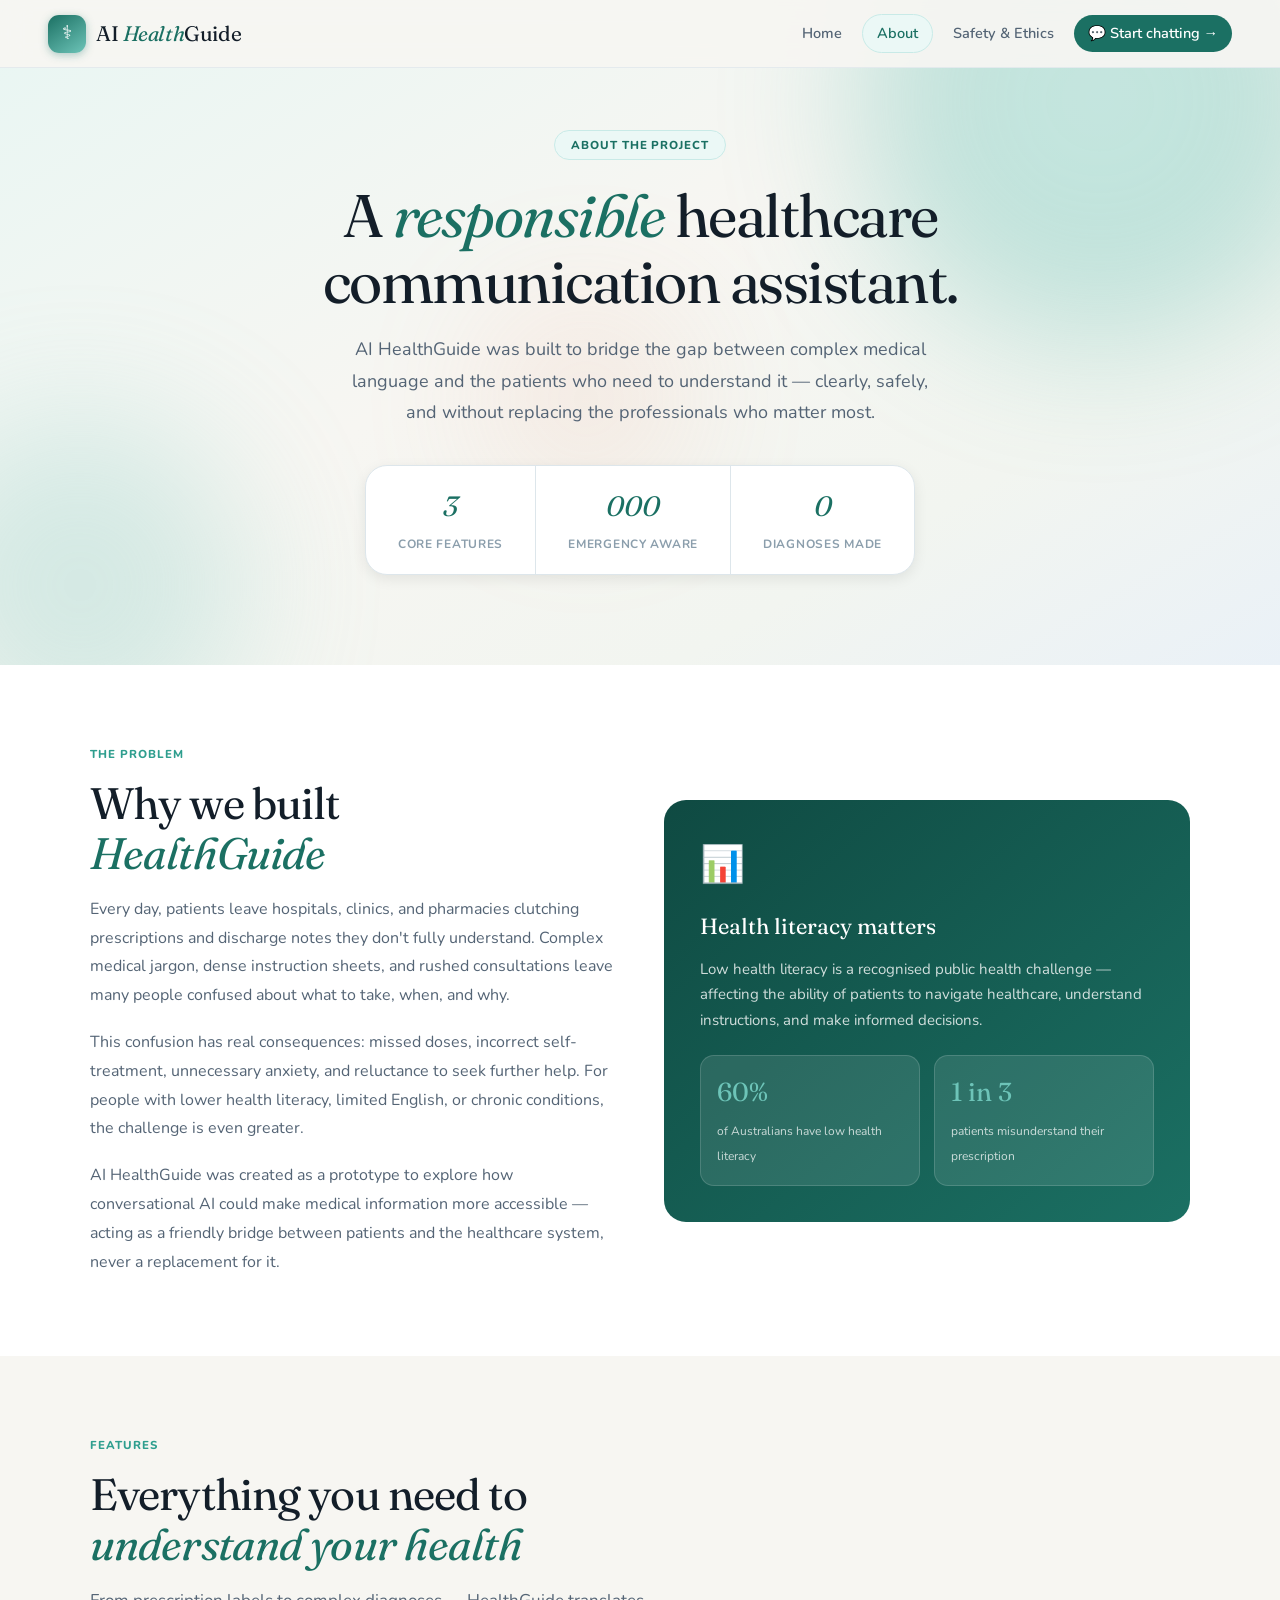
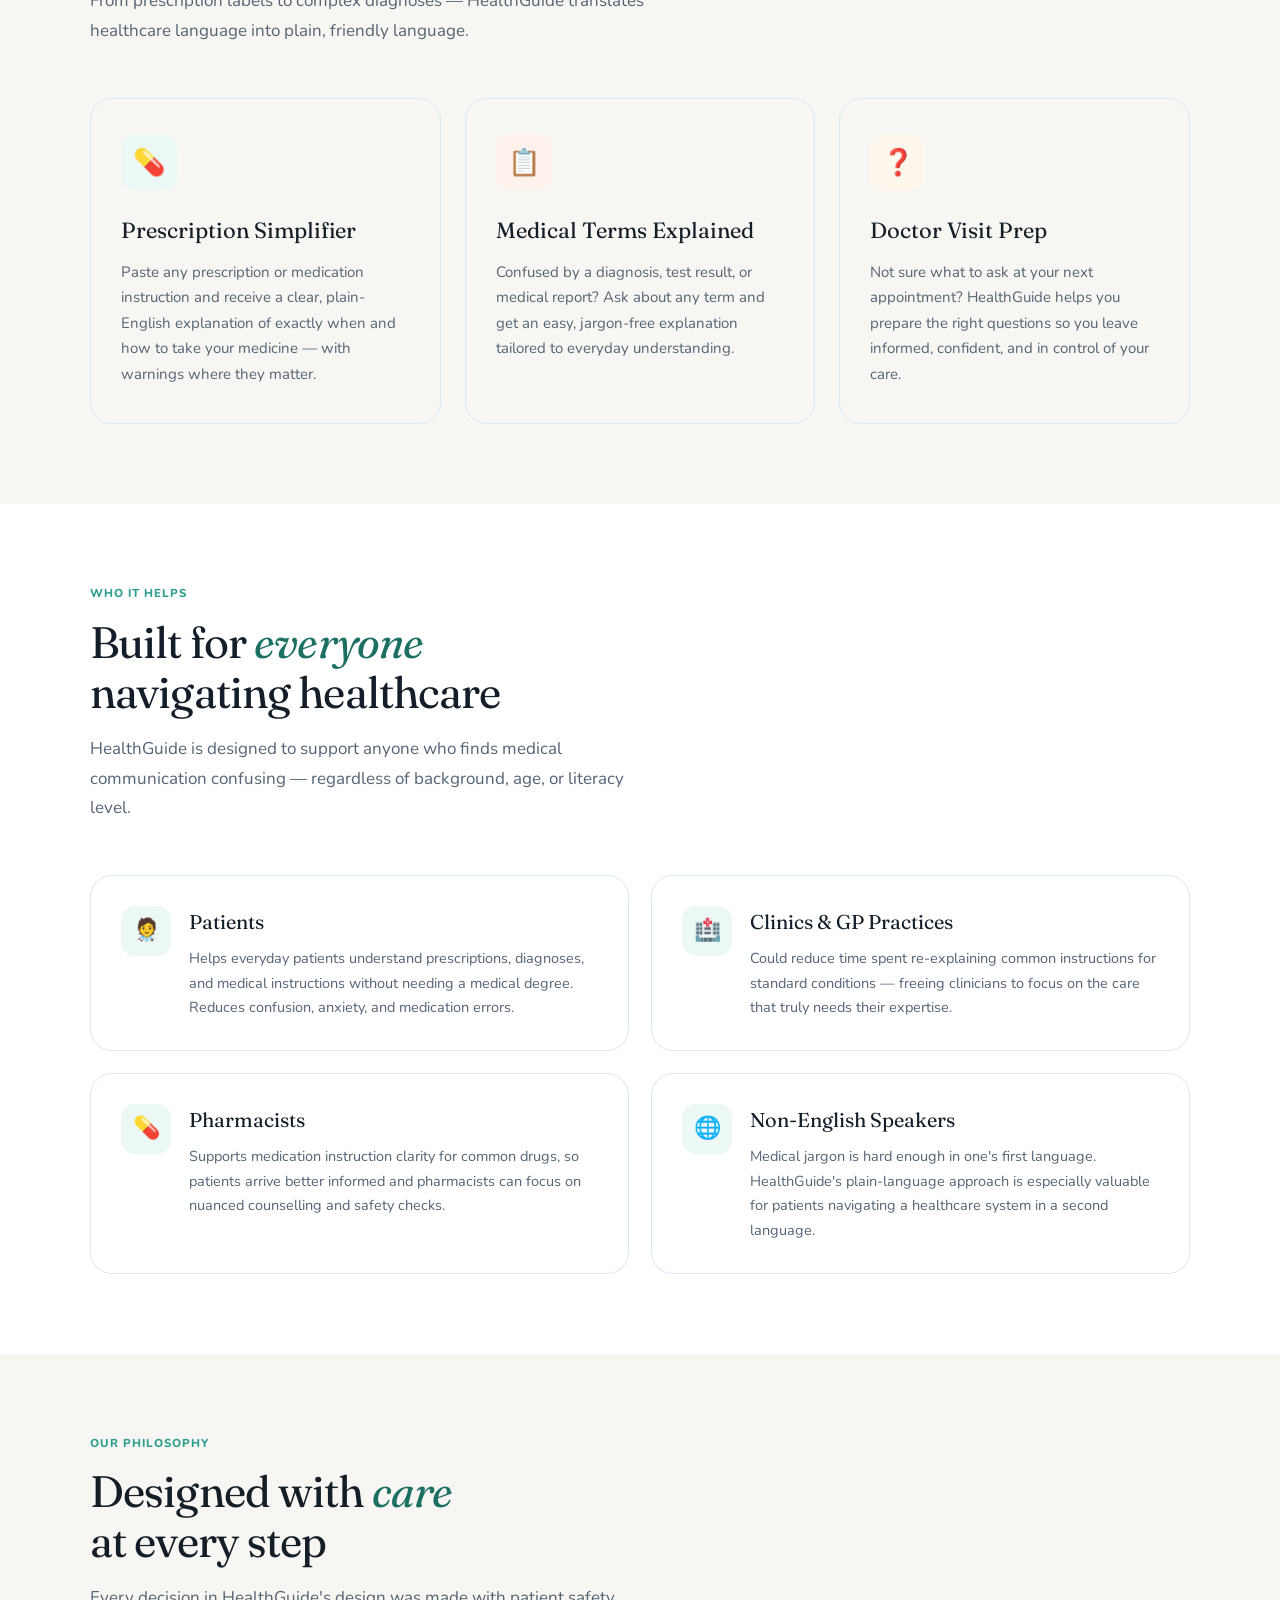
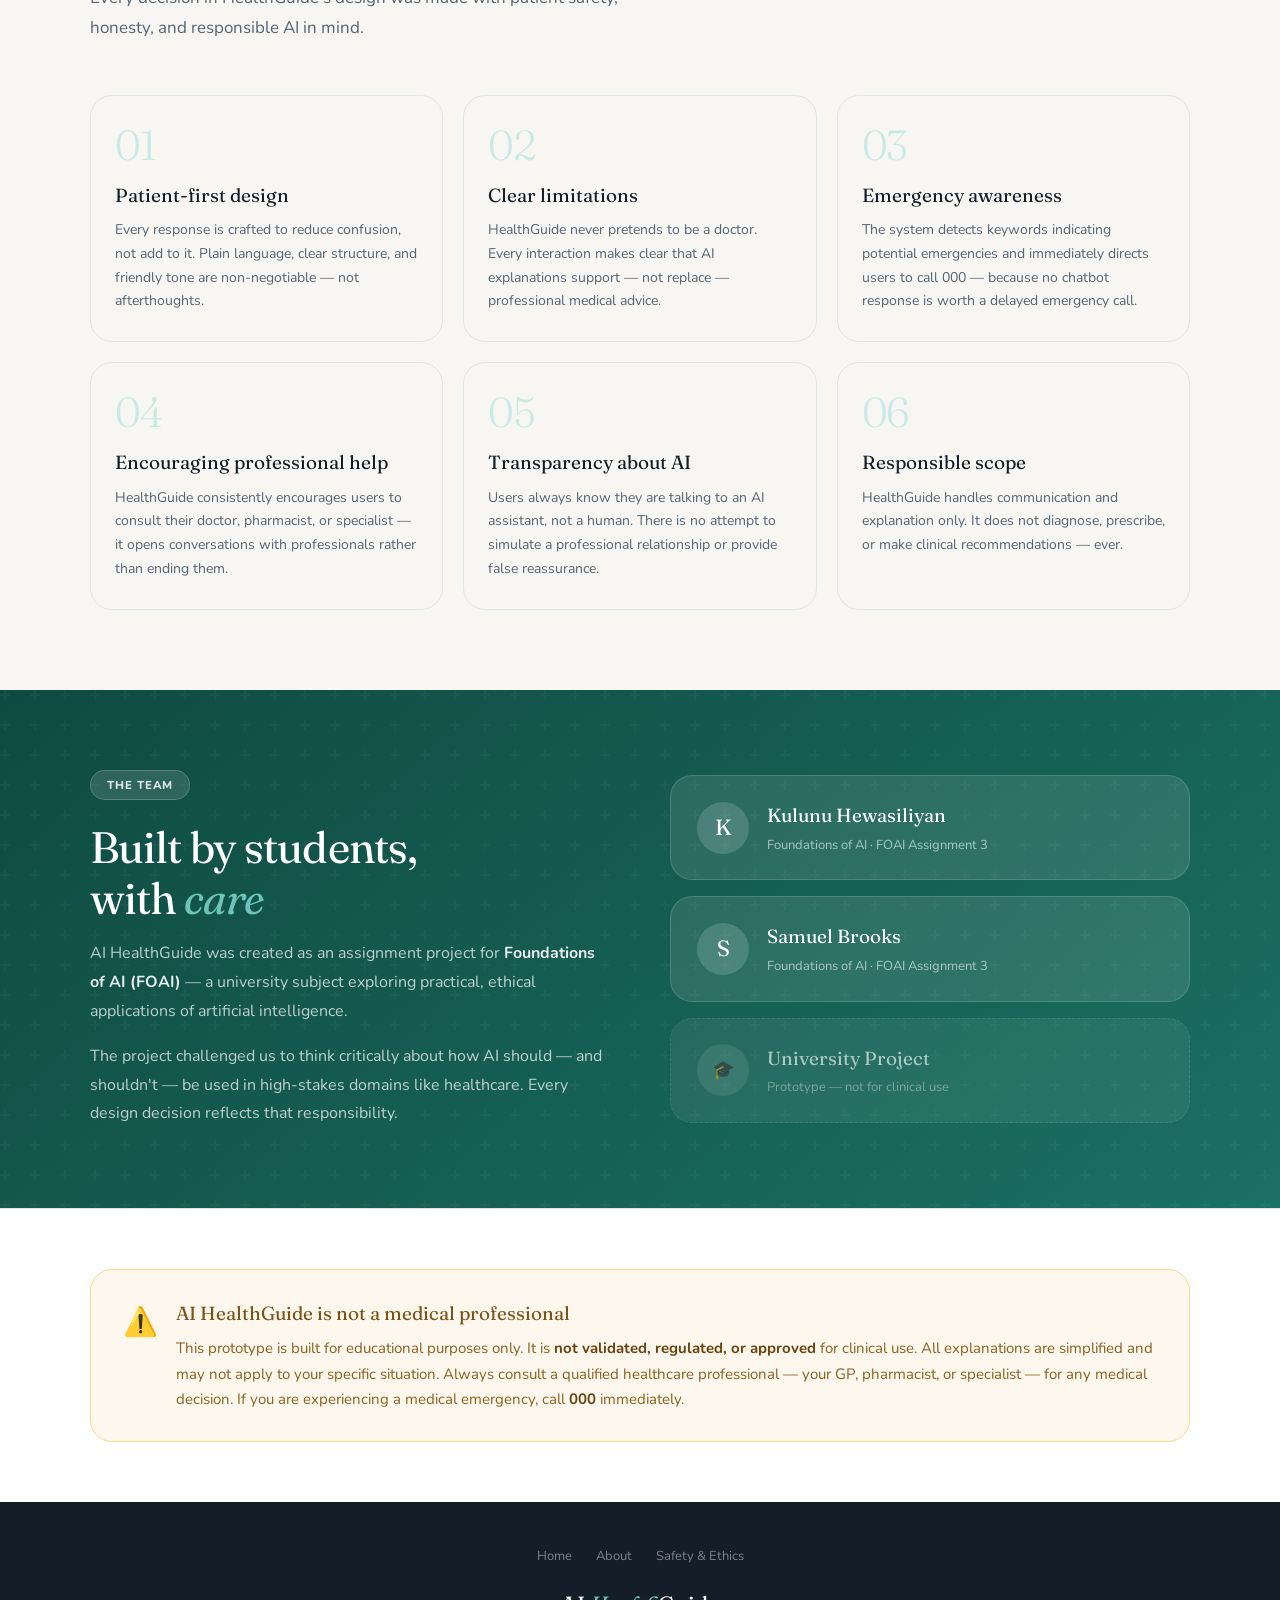
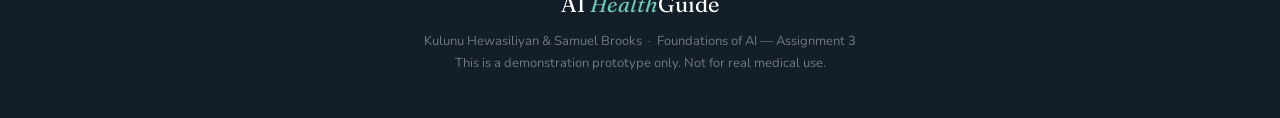
<file: prototype/about.html>
<!DOCTYPE html>
<html lang="en">
<head>
  <meta charset="UTF-8" />
  <meta name="viewport" content="width=device-width, initial-scale=1.0" />
  <title>About — AI HealthGuide</title>
  <link rel="preconnect" href="https://fonts.googleapis.com">
  <link rel="preconnect" href="https://fonts.gstatic.com" crossorigin>
  <link href="https://fonts.googleapis.com/css2?family=Fraunces:ital,opsz,wght@0,9..144,300;0,9..144,400;0,9..144,500;1,9..144,300;1,9..144,400;1,9..144,500&family=Nunito:wght@300;400;500;600;700;800&display=swap" rel="stylesheet">
  <style>
    *, *::before, *::after { box-sizing: border-box; margin: 0; padding: 0; }

    :root {
      --bg:        #F7F6F2;
      --white:     #FFFFFF;
      --teal-900:  #0F4A42;
      --teal-700:  #1B7063;
      --teal-500:  #2E9E8E;
      --teal-300:  #6DC4B8;
      --teal-100:  #C8EAE7;
      --teal-50:   #EBF8F6;
      --coral:     #E07558;
      --coral-bg:  #FEF2ED;
      --amber-bg:  #FDF7ED;
      --text-900:  #131E29;
      --text-700:  #2E404F;
      --text-500:  #546475;
      --text-300:  #8B9EAC;
      --border:    #DDE6EB;
      --shadow-sm: 0 1px 3px rgba(0,0,0,.07);
      --shadow-md: 0 4px 14px rgba(0,0,0,.08);
      --shadow-lg: 0 12px 36px rgba(0,0,0,.10), 0 4px 12px rgba(0,0,0,.06);
      --r-sm: 8px; --r-md: 14px; --r-lg: 22px; --r-xl: 32px;
    }

    html { scroll-behavior: smooth; }

    body {
      font-family: 'Nunito', sans-serif;
      background: var(--bg);
      color: var(--text-900);
      line-height: 1.6;
      overflow-x: hidden;
    }

    /* ── Nav ─────────────────────────────────────────── */
    .nav {
      position: fixed; top: 0; left: 0; right: 0; z-index: 100;
      height: 68px;
      display: flex; align-items: center; justify-content: space-between;
      padding: 0 48px;
      background: rgba(247,246,242,.92);
      backdrop-filter: blur(14px);
      border-bottom: 1px solid rgba(221,230,235,.7);
    }

    .nav-logo {
      display: flex; align-items: center; gap: 10px;
      text-decoration: none;
    }
    .nav-logo-mark {
      width: 38px; height: 38px;
      background: linear-gradient(145deg, var(--teal-700), var(--teal-300));
      border-radius: 11px;
      display: flex; align-items: center; justify-content: center;
      font-size: 19px; color: white;
      box-shadow: 0 2px 8px rgba(27,112,99,.35);
    }
    .nav-logo-text {
      font-family: 'Fraunces', serif;
      font-size: 21px; font-weight: 400;
      color: var(--text-900); letter-spacing: -.02em;
    }
    .nav-logo-text em { font-style: italic; color: var(--teal-700); }

    .nav-links {
      display: flex; align-items: center; gap: 6px;
    }
    .nav-links a {
      text-decoration: none;
      color: var(--text-500);
      font-size: 14.5px; font-weight: 600;
      padding: 7px 14px; border-radius: 50px;
      transition: all .2s;
    }
    .nav-links a:hover { color: var(--teal-700); background: rgba(200, 234, 231, 0.5); }
    .nav-links a.btn-nav, .nav-links a.btn-nav:hover { color: white; }
    .nav-links a.active {
      color: var(--teal-700); background: var(--teal-50);
      border: 1px solid var(--teal-100);
    }
    .btn-nav {
      background: var(--teal-700); color: white;
      border: none; border-radius: 50px;
      padding: 10px 22px;
      font-family: 'Nunito', sans-serif;
      font-size: 14px; font-weight: 700;
      cursor: pointer; text-decoration: none;
      transition: all .2s;
      display: inline-flex; align-items: center; gap: 6px;
    }
    .btn-nav:hover {
      background: var(--teal-900);
      transform: translateY(-1px);
      box-shadow: 0 6px 20px rgba(27,112,99,.35);
    }

    /* ── Hero ────────────────────────────────────────── */
    .hero {
      min-height: 62vh;
      display: flex; align-items: center;
      position: relative; overflow: hidden;
      padding: 130px 48px 90px;
    }

    .hero-bg {
      position: absolute; inset: 0;
      background: linear-gradient(150deg, #E8F6F3 0%, #F7F6F2 45%, #F2F5F0 75%, #EAF1F7 100%);
    }

    .blob {
      position: absolute; border-radius: 50%;
      filter: blur(72px); opacity: .35;
      animation: blobFloat 9s ease-in-out infinite;
    }
    .blob-1 { width: 480px; height: 480px; background: radial-gradient(circle, #7DD6CB, #2E9E8E); top: -140px; right: -60px; }
    .blob-2 { width: 320px; height: 320px; background: radial-gradient(circle, #A8D8D2, #6DC4B8); bottom: -80px; left: -80px; animation-delay: -4s; }
    .blob-3 { width: 200px; height: 200px; background: radial-gradient(circle, #F5C4A8, #E07558); top: 45%; left: 38%; opacity: .16; animation-delay: -7s; }

    @keyframes blobFloat {
      0%,100% { transform: translate(0,0) scale(1); }
      33%      { transform: translate(22px,-28px) scale(1.04); }
      66%      { transform: translate(-16px,18px) scale(.97); }
    }

    .hero-inner {
      position: relative; z-index: 1;
      max-width: 820px; margin: 0 auto;
      text-align: center;
    }

    .section-chip {
      display: inline-block;
      background: var(--teal-50); border: 1px solid var(--teal-100);
      border-radius: 50px; padding: 5px 16px;
      font-size: 11.5px; font-weight: 800; letter-spacing: .08em;
      text-transform: uppercase; color: var(--teal-700);
      margin-bottom: 22px;
    }

    .hero-heading {
      font-family: 'Fraunces', serif;
      font-size: clamp(36px, 5vw, 60px);
      font-weight: 400; line-height: 1.1;
      color: var(--text-900); letter-spacing: -.025em;
      margin-bottom: 20px;
    }
    .hero-heading em { font-style: italic; color: var(--teal-700); }

    .hero-sub {
      font-size: 18px; color: var(--text-500);
      line-height: 1.75; max-width: 600px; margin: 0 auto 36px;
    }

    .hero-stats {
      display: inline-flex; gap: 0;
      background: var(--white); border: 1px solid var(--border);
      border-radius: var(--r-lg); overflow: hidden;
      box-shadow: var(--shadow-md);
    }
    .stat-item {
      padding: 18px 32px; text-align: center;
    }
    .stat-item + .stat-item { border-left: 1px solid var(--border); }
    .stat-num {
      font-family: 'Fraunces', serif;
      font-size: 28px; font-weight: 400; color: var(--teal-700);
      display: block; margin-bottom: 2px;
    }
    .stat-label { font-size: 12px; font-weight: 700; color: var(--text-300); text-transform: uppercase; letter-spacing: .06em; }

    /* ── Sections ────────────────────────────────────── */
    section { padding: 80px 48px; }
    .section-inner { max-width: 1100px; margin: 0 auto; }

    .alt-bg { background: var(--white); }

    .section-label {
      font-size: 11.5px; font-weight: 800; letter-spacing: .09em;
      text-transform: uppercase; color: var(--teal-500); margin-bottom: 14px;
    }

    .section-h {
      font-family: 'Fraunces', serif;
      font-size: clamp(28px, 3.5vw, 44px);
      font-weight: 400; color: var(--text-900);
      letter-spacing: -.02em; line-height: 1.15;
      margin-bottom: 16px;
    }
    .section-h em { font-style: italic; color: var(--teal-700); }

    .section-sub {
      font-size: 17px; color: var(--text-500);
      line-height: 1.75; max-width: 560px;
      margin-bottom: 52px;
    }

    /* ── Why section ─────────────────────────────────── */
    .why-grid {
      display: grid; grid-template-columns: 1fr 1fr;
      gap: 48px; align-items: center;
    }
    .why-text p {
      font-size: 16px; color: var(--text-500);
      line-height: 1.8; margin-bottom: 18px;
    }
    .why-text p:last-child { margin-bottom: 0; }

    .why-callout {
      background: linear-gradient(140deg, var(--teal-900), var(--teal-700));
      border-radius: var(--r-lg); padding: 36px;
      color: white;
    }
    .why-callout-em { font-size: 36px; margin-bottom: 16px; }
    .why-callout h3 {
      font-family: 'Fraunces', serif; font-size: 22px;
      margin-bottom: 12px; font-weight: 400;
    }
    .why-callout p { font-size: 15px; opacity: .8; line-height: 1.7; }
    .why-stats {
      display: grid; grid-template-columns: 1fr 1fr;
      gap: 14px; margin-top: 22px;
    }
    .why-stat-box {
      background: rgba(255,255,255,.1); border: 1px solid rgba(255,255,255,.15);
      border-radius: var(--r-md); padding: 16px;
    }
    .why-stat-num {
      font-family: 'Fraunces', serif; font-size: 26px;
      color: var(--teal-300); display: block; margin-bottom: 4px;
    }
    .why-stat-label { font-size: 12px; opacity: .75; }

    /* ── Feature cards ───────────────────────────────── */
    .features-grid {
      display: grid; grid-template-columns: repeat(3, 1fr); gap: 24px;
    }

    .f-card {
      background: var(--bg);
      border-radius: var(--r-lg); padding: 36px 30px;
      border: 1px solid var(--border);
      transition: all .3s; position: relative; overflow: hidden;
    }
    .f-card::before {
      content: '';
      position: absolute; top: 0; left: 0; right: 0; height: 3px;
      background: linear-gradient(90deg, var(--teal-700), var(--teal-300));
      transform: scaleX(0); transform-origin: left;
      transition: transform .3s;
    }
    .f-card:hover { transform: translateY(-6px); box-shadow: var(--shadow-lg); border-color: var(--teal-100); background: var(--white); }
    .f-card:hover::before { transform: scaleX(1); }

    .f-icon {
      width: 56px; height: 56px; border-radius: var(--r-md);
      display: flex; align-items: center; justify-content: center;
      font-size: 26px; margin-bottom: 22px;
    }
    .fi-teal  { background: var(--teal-50); }
    .fi-coral { background: var(--coral-bg); }
    .fi-amber { background: var(--amber-bg); }

    .f-title {
      font-family: 'Fraunces', serif;
      font-size: 22px; font-weight: 400; color: var(--text-900); margin-bottom: 12px;
    }
    .f-desc { font-size: 15px; color: var(--text-500); line-height: 1.7; }

    /* ── Benefits grid ───────────────────────────────── */
    .benefits-grid {
      display: grid; grid-template-columns: repeat(2, 1fr); gap: 22px;
    }

    .b-card {
      background: var(--white); border: 1px solid var(--border);
      border-radius: var(--r-lg); padding: 30px;
      display: flex; gap: 18px; align-items: flex-start;
      transition: all .25s;
    }
    .b-card:hover { border-color: var(--teal-100); box-shadow: var(--shadow-md); transform: translateY(-3px); }
    .b-icon {
      width: 50px; height: 50px; border-radius: var(--r-md);
      background: var(--teal-50); flex-shrink: 0;
      display: flex; align-items: center; justify-content: center; font-size: 22px;
    }
    .b-card h3 {
      font-family: 'Fraunces', serif; font-size: 20px; font-weight: 400;
      color: var(--text-900); margin-bottom: 8px;
    }
    .b-card p { font-size: 14.5px; color: var(--text-500); line-height: 1.7; }

    /* ── Approach section ────────────────────────────── */
    .approach-grid {
      display: grid; grid-template-columns: repeat(3, 1fr); gap: 20px;
    }
    .approach-item {
      padding: 28px 24px; border-radius: var(--r-lg);
      background: var(--bg); border: 1px solid var(--border);
      position: relative; transition: all .25s;
    }
    .approach-item:hover { border-color: var(--teal-100); background: var(--white); }
    .approach-num {
      font-family: 'Fraunces', serif; font-size: 42px; font-weight: 300;
      color: var(--teal-100); line-height: 1; margin-bottom: 14px;
      letter-spacing: -.03em;
    }
    .approach-item h3 {
      font-family: 'Fraunces', serif; font-size: 19px; font-weight: 400;
      color: var(--text-900); margin-bottom: 8px;
    }
    .approach-item p { font-size: 14px; color: var(--text-500); line-height: 1.7; }

    /* ── Team section ────────────────────────────────── */
    .team-section {
      background: linear-gradient(140deg, var(--teal-900), var(--teal-700));
      padding: 80px 48px; position: relative; overflow: hidden;
    }
    .team-section::before {
      content: '';
      position: absolute; inset: 0;
      background: url("data:image/svg+xml,%3Csvg width='60' height='60' viewBox='0 0 60 60' xmlns='http://www.w3.org/2000/svg'%3E%3Cg fill='%23ffffff' fill-opacity='0.03'%3E%3Cpath d='M36 34v-4h-2v4h-4v2h4v4h2v-4h4v-2h-4zm0-30V0h-2v4h-4v2h4v4h2V6h4V4h-4zM6 34v-4H4v4H0v2h4v4h2v-4h4v-2H6zM6 4V0H4v4H0v2h4v4h2V6h4V4H6z'/%3E%3C/g%3E%3C/svg%3E");
    }
    .team-inner {
      max-width: 1100px; margin: 0 auto; position: relative;
      display: grid; grid-template-columns: 1fr 1fr; gap: 60px; align-items: center;
    }
    .team-text .section-chip { background: rgba(255,255,255,.12); border-color: rgba(255,255,255,.2); color: rgba(255,255,255,.85); }
    .team-text .section-h { color: white; }
    .team-text .section-h em { color: var(--teal-300); }
    .team-text p { color: rgba(255,255,255,.72); font-size: 16px; line-height: 1.8; }

    .team-cards { display: flex; flex-direction: column; gap: 16px; }
    .team-card {
      background: rgba(255,255,255,.1); border: 1px solid rgba(255,255,255,.15);
      border-radius: var(--r-lg); padding: 24px 26px;
      display: flex; align-items: center; gap: 18px;
    }
    .team-av {
      width: 52px; height: 52px; border-radius: 50%;
      background: rgba(255,255,255,.15); flex-shrink: 0;
      display: flex; align-items: center; justify-content: center;
      font-size: 22px; font-family: 'Fraunces', serif;
      color: white; font-weight: 400;
    }
    .team-name {
      font-family: 'Fraunces', serif; font-size: 19px; font-weight: 400;
      color: white; margin-bottom: 4px;
    }
    .team-role { font-size: 13px; color: rgba(255,255,255,.6); }

    /* ── Disclaimer ──────────────────────────────────── */
    .disclaimer-banner {
      background: var(--amber-bg); border: 1px solid #F5D98B;
      border-radius: var(--r-lg); padding: 28px 32px;
      display: flex; gap: 18px; align-items: flex-start;
      max-width: 1100px; margin: 0 auto;
    }
    .disclaimer-banner-em { font-size: 28px; flex-shrink: 0; margin-top: 2px; }
    .disclaimer-banner h3 {
      font-family: 'Fraunces', serif; font-size: 19px; font-weight: 400;
      color: #7C5217; margin-bottom: 8px;
    }
    .disclaimer-banner p { font-size: 15px; color: #8B6020; line-height: 1.7; }
    .disclaimer-banner strong { color: #6A420E; }

    .disclaimer-wrap {
      padding: 60px 48px;
      background: var(--white);
      border-top: 1px solid var(--border);
    }

    /* ── Footer ──────────────────────────────────────── */
    footer {
      background: var(--text-900); padding: 44px 48px; text-align: center;
    }
    .footer-logo {
      font-family: 'Fraunces', serif; font-size: 22px; color: white; margin-bottom: 8px;
    }
    .footer-logo em { font-style: italic; color: var(--teal-300); }
    .footer-p { font-size: 13px; color: rgba(255,255,255,.4); line-height: 1.7; }
    .footer-links {
      display: flex; gap: 24px; justify-content: center; margin-bottom: 20px;
    }
    .footer-links a {
      color: rgba(255,255,255,.45); text-decoration: none; font-size: 13px;
      transition: color .2s;
    }
    .footer-links a:hover { color: var(--teal-300); }

    /* ── Fade-in ─────────────────────────────────────── */
    .fi { opacity: 0; transform: translateY(20px); animation: fadeUp .65s ease-out forwards; }
    .fi-1 { animation-delay: .08s; }
    .fi-2 { animation-delay: .2s; }
    .fi-3 { animation-delay: .35s; }
    .fi-4 { animation-delay: .5s; }
    @keyframes fadeUp { to { opacity: 1; transform: translateY(0); } }

    /* ── Responsive ──────────────────────────────────── */
    @media (max-width: 960px) {
      .nav { padding: 0 24px; }
      .nav-links { display: none; }
      section { padding: 60px 24px; }
      .hero { padding: 110px 24px 70px; }
      .hero-stats { flex-direction: column; }
      .why-grid { grid-template-columns: 1fr; gap: 32px; }
      .features-grid { grid-template-columns: 1fr; }
      .benefits-grid { grid-template-columns: 1fr; }
      .approach-grid { grid-template-columns: 1fr; }
      .team-inner { grid-template-columns: 1fr; gap: 36px; }
      .team-section { padding: 60px 24px; }
      .disclaimer-wrap { padding: 40px 24px; }
      footer { padding: 36px 24px; }
    }
  </style>
</head>
<body>

<!-- Nav -->
<nav class="nav">
  <a class="nav-logo" href="index.html">
    <div class="nav-logo-mark">⚕</div>
    <span class="nav-logo-text">AI <em>Health</em>Guide</span>
  </a>
  <div class="nav-links">
    <a href="index.html">Home</a>
    <a href="about.html" class="active">About</a>
    <a href="safety.html">Safety &amp; Ethics</a>

    <a href="index.html#chat" class="btn-nav">💬 Start chatting →</a>
  </div>
</nav>

<!-- Hero -->
<section class="hero">
  <div class="hero-bg"></div>
  <div class="blob blob-1"></div>
  <div class="blob blob-2"></div>
  <div class="blob blob-3"></div>

  <div class="hero-inner">
    <div class="section-chip fi fi-1">About the project</div>
    <h1 class="hero-heading fi fi-2">
      A <em>responsible</em> healthcare<br>communication assistant.
    </h1>
    <p class="hero-sub fi fi-3">
      AI HealthGuide was built to bridge the gap between complex medical language and the patients who need to understand it — clearly, safely, and without replacing the professionals who matter most.
    </p>
    <div class="hero-stats fi fi-4">
      <div class="stat-item">
        <span class="stat-num"><em>3</em></span>
        <span class="stat-label">Core features</span>
      </div>
      <div class="stat-item">
        <span class="stat-num"><em>000</em></span>
        <span class="stat-label">Emergency aware</span>
      </div>
      <div class="stat-item">
        <span class="stat-num"><em>0</em></span>
        <span class="stat-label">Diagnoses made</span>
      </div>
    </div>
  </div>
</section>

<!-- Why we built this -->
<section class="alt-bg">
  <div class="section-inner">
    <div class="why-grid">
      <div class="why-text">
        <div class="section-label">The problem</div>
        <h2 class="section-h">Why we built<br><em>HealthGuide</em></h2>
        <p>Every day, patients leave hospitals, clinics, and pharmacies clutching prescriptions and discharge notes they don't fully understand. Complex medical jargon, dense instruction sheets, and rushed consultations leave many people confused about what to take, when, and why.</p>
        <p>This confusion has real consequences: missed doses, incorrect self-treatment, unnecessary anxiety, and reluctance to seek further help. For people with lower health literacy, limited English, or chronic conditions, the challenge is even greater.</p>
        <p>AI HealthGuide was created as a prototype to explore how conversational AI could make medical information more accessible — acting as a friendly bridge between patients and the healthcare system, never a replacement for it.</p>
      </div>
      <div class="why-callout">
        <div class="why-callout-em">📊</div>
        <h3>Health literacy matters</h3>
        <p>Low health literacy is a recognised public health challenge — affecting the ability of patients to navigate healthcare, understand instructions, and make informed decisions.</p>
        <div class="why-stats">
          <div class="why-stat-box">
            <span class="why-stat-num">60%</span>
            <span class="why-stat-label">of Australians have low health literacy</span>
          </div>
          <div class="why-stat-box">
            <span class="why-stat-num">1 in 3</span>
            <span class="why-stat-label">patients misunderstand their prescription</span>
          </div>
        </div>
      </div>
    </div>
  </div>
</section>

<!-- What it does -->
<section>
  <div class="section-inner">
    <div class="section-label">Features</div>
    <h2 class="section-h">Everything you need to<br><em>understand your health</em></h2>
    <p class="section-sub">From prescription labels to complex diagnoses — HealthGuide translates healthcare language into plain, friendly language.</p>

    <div class="features-grid">
      <div class="f-card">
        <div class="f-icon fi-teal">💊</div>
        <h3 class="f-title">Prescription Simplifier</h3>
        <p class="f-desc">Paste any prescription or medication instruction and receive a clear, plain-English explanation of exactly when and how to take your medicine — with warnings where they matter.</p>
      </div>
      <div class="f-card">
        <div class="f-icon fi-coral">📋</div>
        <h3 class="f-title">Medical Terms Explained</h3>
        <p class="f-desc">Confused by a diagnosis, test result, or medical report? Ask about any term and get an easy, jargon-free explanation tailored to everyday understanding.</p>
      </div>
      <div class="f-card">
        <div class="f-icon fi-amber">❓</div>
        <h3 class="f-title">Doctor Visit Prep</h3>
        <p class="f-desc">Not sure what to ask at your next appointment? HealthGuide helps you prepare the right questions so you leave informed, confident, and in control of your care.</p>
      </div>
    </div>
  </div>
</section>

<!-- Who benefits -->
<section class="alt-bg">
  <div class="section-inner">
    <div class="section-label">Who it helps</div>
    <h2 class="section-h">Built for <em>everyone</em><br>navigating healthcare</h2>
    <p class="section-sub">HealthGuide is designed to support anyone who finds medical communication confusing — regardless of background, age, or literacy level.</p>

    <div class="benefits-grid">
      <div class="b-card">
        <div class="b-icon">🧑‍⚕️</div>
        <div>
          <h3>Patients</h3>
          <p>Helps everyday patients understand prescriptions, diagnoses, and medical instructions without needing a medical degree. Reduces confusion, anxiety, and medication errors.</p>
        </div>
      </div>
      <div class="b-card">
        <div class="b-icon">🏥</div>
        <div>
          <h3>Clinics &amp; GP Practices</h3>
          <p>Could reduce time spent re-explaining common instructions for standard conditions — freeing clinicians to focus on the care that truly needs their expertise.</p>
        </div>
      </div>
      <div class="b-card">
        <div class="b-icon">💊</div>
        <div>
          <h3>Pharmacists</h3>
          <p>Supports medication instruction clarity for common drugs, so patients arrive better informed and pharmacists can focus on nuanced counselling and safety checks.</p>
        </div>
      </div>
      <div class="b-card">
        <div class="b-icon">🌐</div>
        <div>
          <h3>Non-English Speakers</h3>
          <p>Medical jargon is hard enough in one's first language. HealthGuide's plain-language approach is especially valuable for patients navigating a healthcare system in a second language.</p>
        </div>
      </div>
    </div>
  </div>
</section>

<!-- Our approach -->
<section>
  <div class="section-inner">
    <div class="section-label">Our philosophy</div>
    <h2 class="section-h">Designed with <em>care</em><br>at every step</h2>
    <p class="section-sub">Every decision in HealthGuide's design was made with patient safety, honesty, and responsible AI in mind.</p>

    <div class="approach-grid">
      <div class="approach-item">
        <div class="approach-num">01</div>
        <h3>Patient-first design</h3>
        <p>Every response is crafted to reduce confusion, not add to it. Plain language, clear structure, and friendly tone are non-negotiable — not afterthoughts.</p>
      </div>
      <div class="approach-item">
        <div class="approach-num">02</div>
        <h3>Clear limitations</h3>
        <p>HealthGuide never pretends to be a doctor. Every interaction makes clear that AI explanations support — not replace — professional medical advice.</p>
      </div>
      <div class="approach-item">
        <div class="approach-num">03</div>
        <h3>Emergency awareness</h3>
        <p>The system detects keywords indicating potential emergencies and immediately directs users to call 000 — because no chatbot response is worth a delayed emergency call.</p>
      </div>
      <div class="approach-item">
        <div class="approach-num">04</div>
        <h3>Encouraging professional help</h3>
        <p>HealthGuide consistently encourages users to consult their doctor, pharmacist, or specialist — it opens conversations with professionals rather than ending them.</p>
      </div>
      <div class="approach-item">
        <div class="approach-num">05</div>
        <h3>Transparency about AI</h3>
        <p>Users always know they are talking to an AI assistant, not a human. There is no attempt to simulate a professional relationship or provide false reassurance.</p>
      </div>
      <div class="approach-item">
        <div class="approach-num">06</div>
        <h3>Responsible scope</h3>
        <p>HealthGuide handles communication and explanation only. It does not diagnose, prescribe, or make clinical recommendations — ever.</p>
      </div>
    </div>
  </div>
</section>

<!-- Team -->
<div class="team-section">
  <div class="team-inner">
    <div class="team-text">
      <div class="section-chip">The team</div>
      <h2 class="section-h">Built by students,<br>with <em>care</em></h2>
      <p>AI HealthGuide was created as an assignment project for <strong style="color:rgba(255,255,255,.9)">Foundations of AI (FOAI)</strong> — a university subject exploring practical, ethical applications of artificial intelligence.</p>
      <p style="margin-top:16px">The project challenged us to think critically about how AI should — and shouldn't — be used in high-stakes domains like healthcare. Every design decision reflects that responsibility.</p>
    </div>
    <div class="team-cards">
      <div class="team-card">
        <div class="team-av">K</div>
        <div>
          <div class="team-name">Kulunu Hewasiliyan</div>
          <div class="team-role">Foundations of AI · FOAI Assignment 3</div>
        </div>
      </div>
      <div class="team-card">
        <div class="team-av">S</div>
        <div>
          <div class="team-name">Samuel Brooks</div>
          <div class="team-role">Foundations of AI · FOAI Assignment 3</div>
        </div>
      </div>
      <div class="team-card" style="border-style: dashed; opacity: .65;">
        <div class="team-av" style="font-size:18px">🎓</div>
        <div>
          <div class="team-name">University Project</div>
          <div class="team-role">Prototype — not for clinical use</div>
        </div>
      </div>
    </div>
  </div>
</div>

<!-- Disclaimer -->
<div class="disclaimer-wrap">
  <div class="disclaimer-banner">
    <div class="disclaimer-banner-em">⚠️</div>
    <div>
      <h3>AI HealthGuide is not a medical professional</h3>
      <p>This prototype is built for educational purposes only. It is <strong>not validated, regulated, or approved</strong> for clinical use. All explanations are simplified and may not apply to your specific situation. Always consult a qualified healthcare professional — your GP, pharmacist, or specialist — for any medical decision. If you are experiencing a medical emergency, call <strong>000</strong> immediately.</p>
    </div>
  </div>
</div>

<!-- Footer -->
<footer>
  <div class="footer-links">
    <a href="index.html">Home</a>
    <a href="about.html">About</a>
    <a href="safety.html">Safety &amp; Ethics</a>

  </div>
  <div class="footer-logo">AI <em>Health</em>Guide</div>
  <p class="footer-p">
    Kulunu Hewasiliyan &amp; Samuel Brooks &nbsp;·&nbsp; Foundations of AI — Assignment 3<br>
    This is a demonstration prototype only. Not for real medical use.
  </p>
</footer>

</body>
</html>
</file>
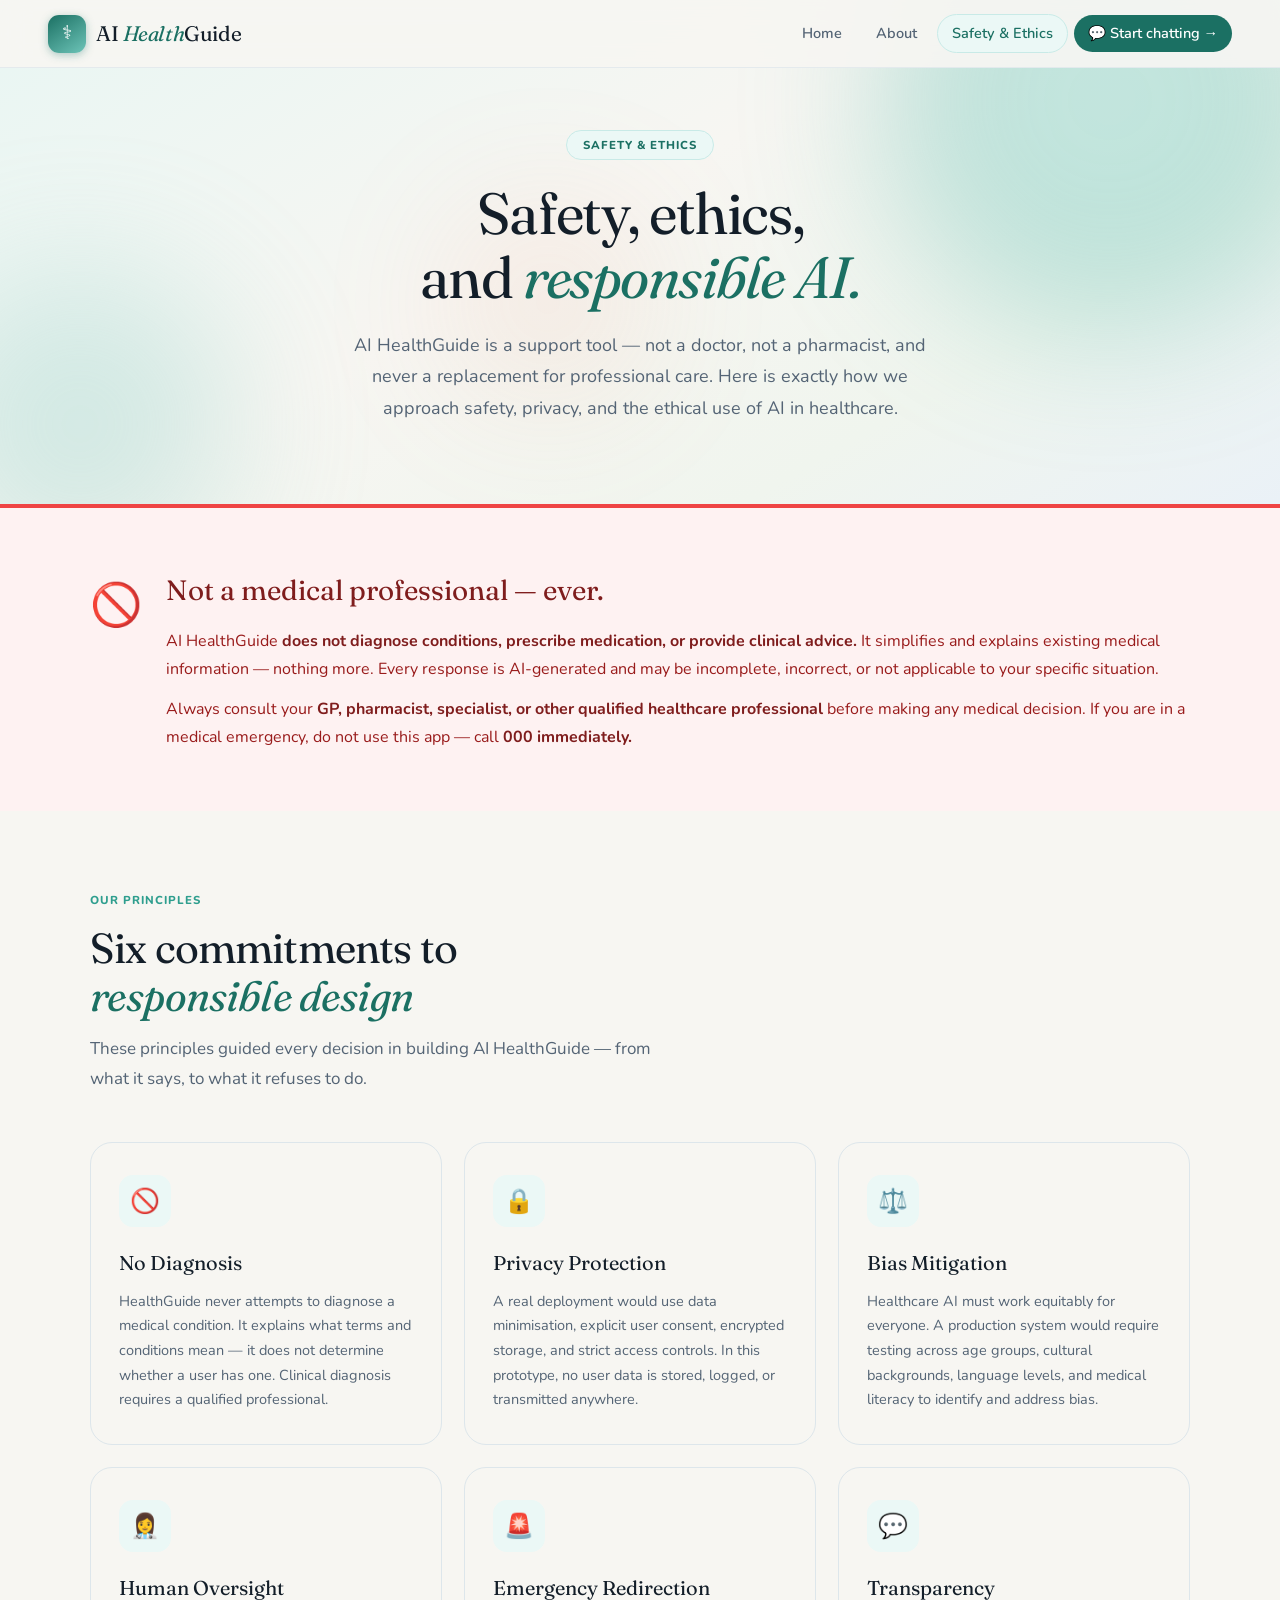
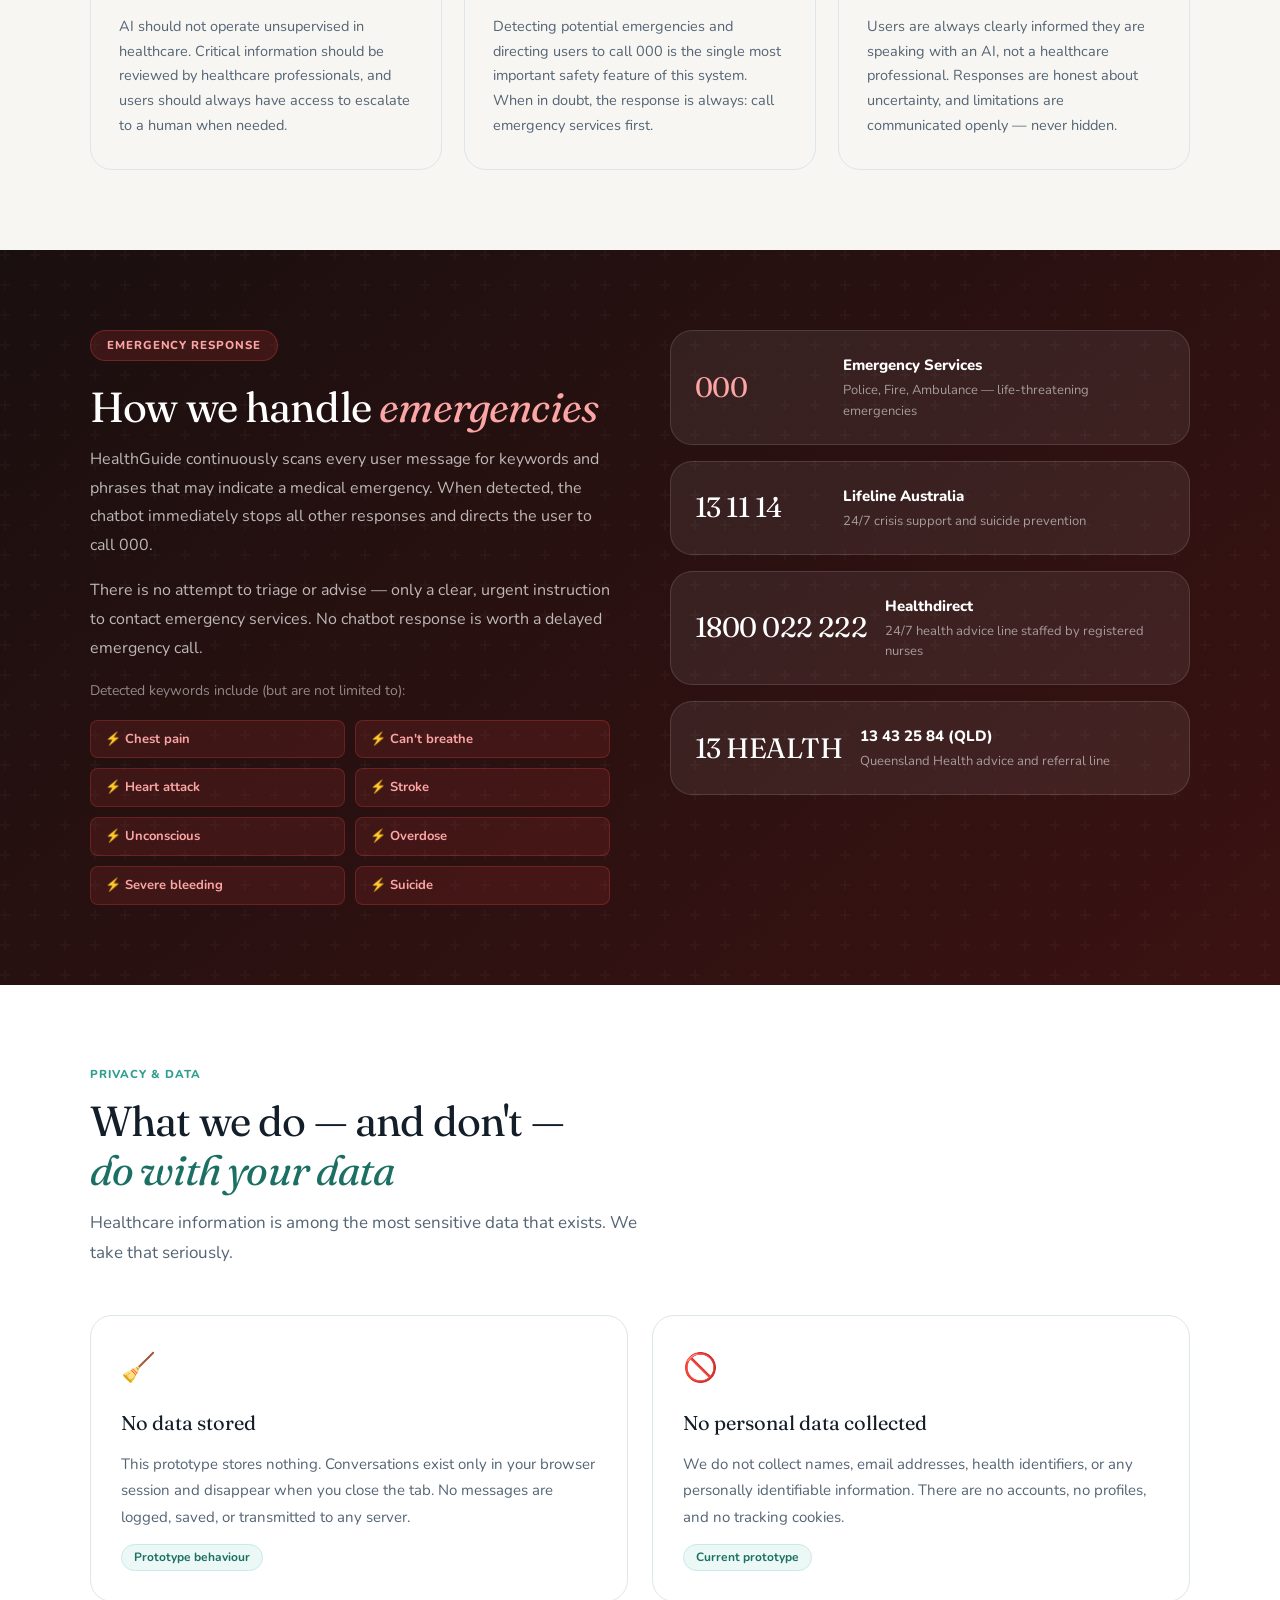
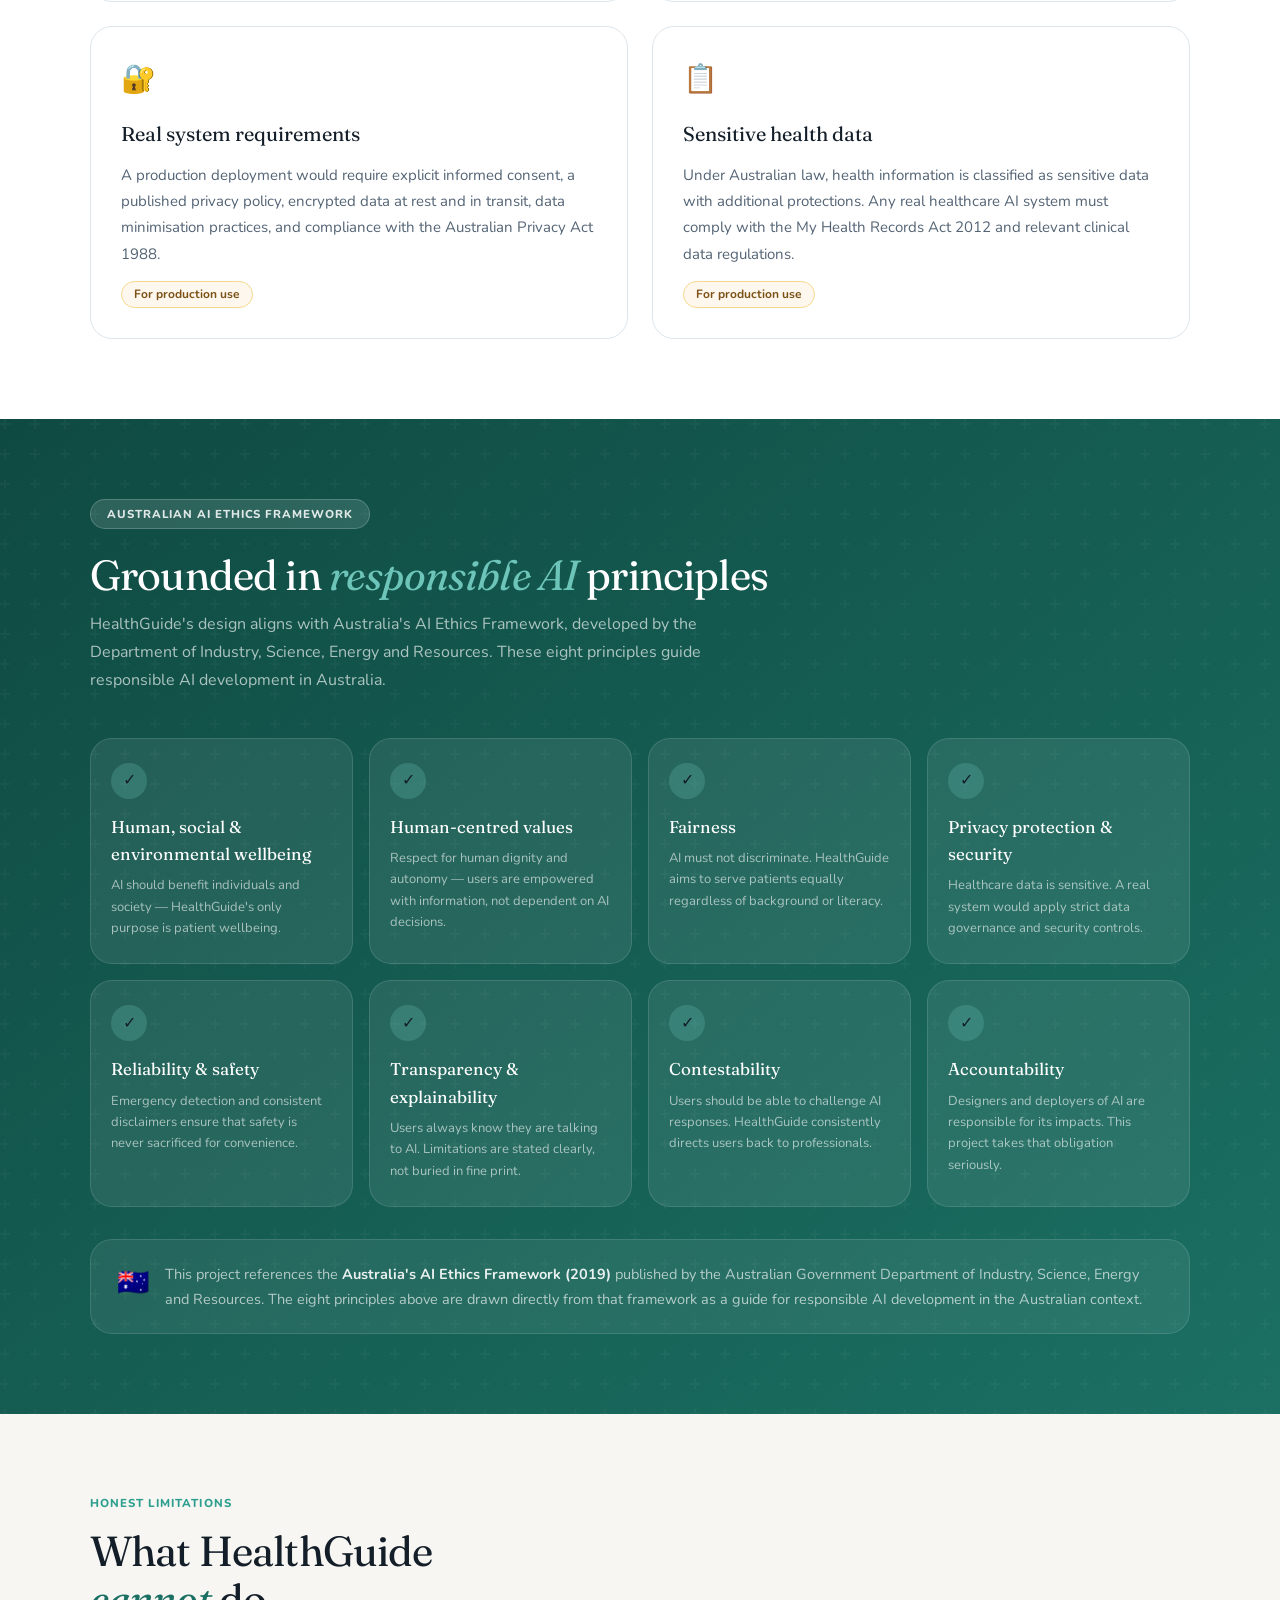
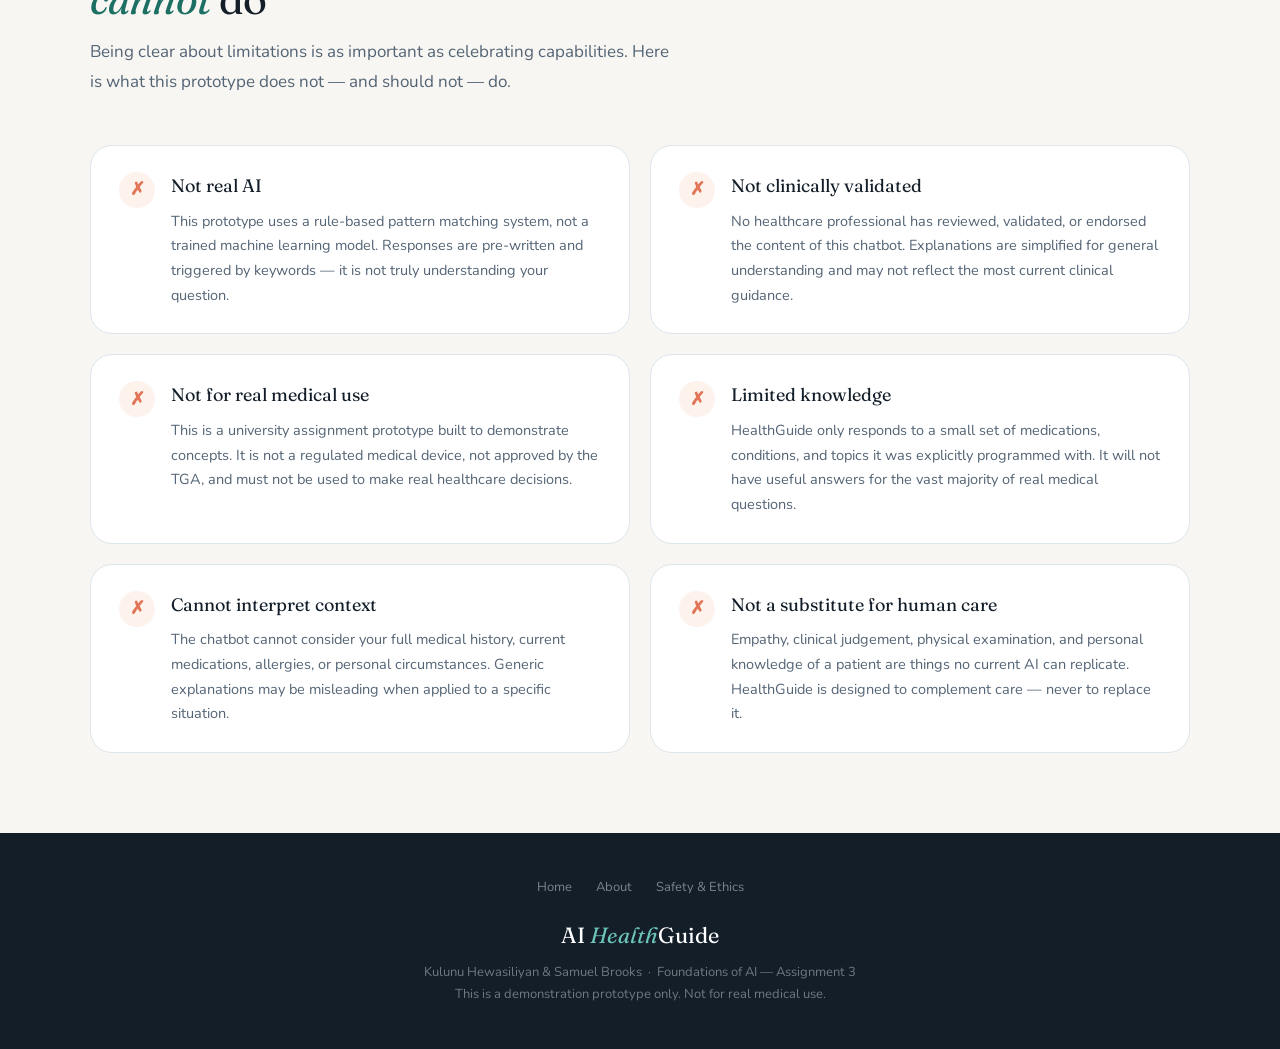
<file: prototype/safety.html>
<!DOCTYPE html>
<html lang="en">
<head>
  <meta charset="UTF-8" />
  <meta name="viewport" content="width=device-width, initial-scale=1.0" />
  <title>Safety &amp; Ethics — AI HealthGuide</title>
  <link rel="preconnect" href="https://fonts.googleapis.com">
  <link rel="preconnect" href="https://fonts.gstatic.com" crossorigin>
  <link href="https://fonts.googleapis.com/css2?family=Fraunces:ital,opsz,wght@0,9..144,300;0,9..144,400;0,9..144,500;1,9..144,300;1,9..144,400;1,9..144,500&family=Nunito:wght@300;400;500;600;700;800&display=swap" rel="stylesheet">
  <style>
    *, *::before, *::after { box-sizing: border-box; margin: 0; padding: 0; }

    :root {
      --bg:        #F7F6F2;
      --white:     #FFFFFF;
      --teal-900:  #0F4A42;
      --teal-700:  #1B7063;
      --teal-500:  #2E9E8E;
      --teal-300:  #6DC4B8;
      --teal-100:  #C8EAE7;
      --teal-50:   #EBF8F6;
      --coral:     #E07558;
      --coral-bg:  #FEF2ED;
      --amber-bg:  #FDF7ED;
      --red-bg:    #FEF2F2;
      --red-border:#FECACA;
      --text-900:  #131E29;
      --text-700:  #2E404F;
      --text-500:  #546475;
      --text-300:  #8B9EAC;
      --border:    #DDE6EB;
      --shadow-sm: 0 1px 3px rgba(0,0,0,.07);
      --shadow-md: 0 4px 14px rgba(0,0,0,.08);
      --shadow-lg: 0 12px 36px rgba(0,0,0,.10), 0 4px 12px rgba(0,0,0,.06);
      --r-sm: 8px; --r-md: 14px; --r-lg: 22px; --r-xl: 32px;
    }

    html { scroll-behavior: smooth; }

    body {
      font-family: 'Nunito', sans-serif;
      background: var(--bg);
      color: var(--text-900);
      line-height: 1.6;
      overflow-x: hidden;
    }

    /* ── Nav ─────────────────────────────────────────── */
    .nav {
      position: fixed; top: 0; left: 0; right: 0; z-index: 100;
      height: 68px;
      display: flex; align-items: center; justify-content: space-between;
      padding: 0 48px;
      background: rgba(247,246,242,.92);
      backdrop-filter: blur(14px);
      border-bottom: 1px solid rgba(221,230,235,.7);
    }
    .nav-logo {
      display: flex; align-items: center; gap: 10px;
      text-decoration: none;
    }
    .nav-logo-mark {
      width: 38px; height: 38px;
      background: linear-gradient(145deg, var(--teal-700), var(--teal-300));
      border-radius: 11px;
      display: flex; align-items: center; justify-content: center;
      font-size: 19px; color: white;
      box-shadow: 0 2px 8px rgba(27,112,99,.35);
    }
    .nav-logo-text {
      font-family: 'Fraunces', serif;
      font-size: 21px; font-weight: 400;
      color: var(--text-900); letter-spacing: -.02em;
    }
    .nav-logo-text em { font-style: italic; color: var(--teal-700); }

    .nav-links {
      display: flex; align-items: center; gap: 6px;
    }
    .nav-links a {
      text-decoration: none;
      color: var(--text-500);
      font-size: 14.5px; font-weight: 600;
      padding: 7px 14px; border-radius: 50px;
      transition: all .2s;
    }
    .nav-links a:hover { color: var(--teal-700); background: rgba(200, 234, 231, 0.5); }
    .nav-links a.btn-nav, .nav-links a.btn-nav:hover { color: white; }
    .nav-links a.active {
      color: var(--teal-700); background: var(--teal-50);
      border: 1px solid var(--teal-100);
    }
    .btn-nav {
      background: var(--teal-700); color: white;
      border: none; border-radius: 50px;
      padding: 10px 22px;
      font-family: 'Nunito', sans-serif;
      font-size: 14px; font-weight: 700;
      cursor: pointer; text-decoration: none;
      transition: all .2s;
      display: inline-flex; align-items: center; gap: 6px;
    }
    .btn-nav:hover {
      background: var(--teal-900);
      transform: translateY(-1px);
      box-shadow: 0 6px 20px rgba(27,112,99,.35);
    }

    /* ── Hero ────────────────────────────────────────── */
    .hero {
      min-height: 56vh;
      display: flex; align-items: center;
      position: relative; overflow: hidden;
      padding: 130px 48px 80px;
    }
    .hero-bg {
      position: absolute; inset: 0;
      background: linear-gradient(150deg, #E8F6F3 0%, #F7F6F2 45%, #F0F5EE 75%, #EAF1F7 100%);
    }
    .blob {
      position: absolute; border-radius: 50%;
      filter: blur(72px); opacity: .35;
      animation: blobFloat 9s ease-in-out infinite;
    }
    .blob-1 { width: 460px; height: 460px; background: radial-gradient(circle, #7DD6CB, #2E9E8E); top: -130px; right: -60px; }
    .blob-2 { width: 300px; height: 300px; background: radial-gradient(circle, #A8D8D2, #6DC4B8); bottom: -70px; left: -70px; animation-delay: -4s; }
    .blob-3 { width: 200px; height: 200px; background: radial-gradient(circle, #F5C4A8, #E07558); top: 40%; left: 35%; opacity: .15; animation-delay: -7s; }
    @keyframes blobFloat {
      0%,100% { transform: translate(0,0) scale(1); }
      33%      { transform: translate(22px,-28px) scale(1.04); }
      66%      { transform: translate(-16px,18px) scale(.97); }
    }

    .hero-inner {
      position: relative; z-index: 1;
      max-width: 780px; margin: 0 auto; text-align: center;
    }
    .section-chip {
      display: inline-block;
      background: var(--teal-50); border: 1px solid var(--teal-100);
      border-radius: 50px; padding: 5px 16px;
      font-size: 11.5px; font-weight: 800; letter-spacing: .08em;
      text-transform: uppercase; color: var(--teal-700);
      margin-bottom: 22px;
    }
    .hero-heading {
      font-family: 'Fraunces', serif;
      font-size: clamp(34px, 5vw, 58px);
      font-weight: 400; line-height: 1.1;
      color: var(--text-900); letter-spacing: -.025em;
      margin-bottom: 20px;
    }
    .hero-heading em { font-style: italic; color: var(--teal-700); }
    .hero-sub {
      font-size: 18px; color: var(--text-500);
      line-height: 1.75; max-width: 580px; margin: 0 auto;
    }

    /* ── Big disclaimer ──────────────────────────────── */
    .big-disclaimer {
      background: var(--red-bg);
      border-top: 4px solid #EF4444;
      padding: 60px 48px;
    }
    .big-disclaimer-inner {
      max-width: 1100px; margin: 0 auto;
      display: flex; gap: 24px; align-items: flex-start;
    }
    .big-disclaimer-icon { font-size: 42px; flex-shrink: 0; margin-top: 4px; }
    .big-disclaimer h2 {
      font-family: 'Fraunces', serif; font-size: 28px; font-weight: 400;
      color: #7F1D1D; margin-bottom: 14px;
    }
    .big-disclaimer p {
      font-size: 16px; color: #991B1B; line-height: 1.75; margin-bottom: 12px;
    }
    .big-disclaimer p:last-child { margin-bottom: 0; }
    .big-disclaimer strong { color: #7F1D1D; }

    /* ── Sections ────────────────────────────────────── */
    section { padding: 80px 48px; }
    .section-inner { max-width: 1100px; margin: 0 auto; }
    .alt-bg { background: var(--white); }

    .section-label {
      font-size: 11.5px; font-weight: 800; letter-spacing: .09em;
      text-transform: uppercase; color: var(--teal-500); margin-bottom: 14px;
    }
    .section-h {
      font-family: 'Fraunces', serif;
      font-size: clamp(26px, 3.5vw, 42px);
      font-weight: 400; color: var(--text-900);
      letter-spacing: -.02em; line-height: 1.15;
      margin-bottom: 14px;
    }
    .section-h em { font-style: italic; color: var(--teal-700); }
    .section-sub {
      font-size: 17px; color: var(--text-500);
      line-height: 1.75; max-width: 580px; margin-bottom: 48px;
    }

    /* ── Ethics grid ─────────────────────────────────── */
    .ethics-grid {
      display: grid; grid-template-columns: repeat(3, 1fr); gap: 22px;
    }
    .e-card {
      background: var(--bg); border: 1px solid var(--border);
      border-radius: var(--r-lg); padding: 32px 28px;
      transition: all .3s; position: relative; overflow: hidden;
    }
    .e-card::after {
      content: '';
      position: absolute; top: 0; left: 0; right: 0; height: 3px;
      background: linear-gradient(90deg, var(--teal-700), var(--teal-300));
      transform: scaleX(0); transform-origin: left;
      transition: transform .3s;
    }
    .e-card:hover { transform: translateY(-5px); box-shadow: var(--shadow-lg); background: var(--white); border-color: var(--teal-100); }
    .e-card:hover::after { transform: scaleX(1); }
    .e-icon {
      width: 52px; height: 52px; border-radius: var(--r-md);
      background: var(--teal-50);
      display: flex; align-items: center; justify-content: center;
      font-size: 24px; margin-bottom: 20px;
    }
    .e-card h3 {
      font-family: 'Fraunces', serif; font-size: 20px; font-weight: 400;
      color: var(--text-900); margin-bottom: 10px;
    }
    .e-card p { font-size: 14.5px; color: var(--text-500); line-height: 1.7; }

    /* ── Emergency section ───────────────────────────── */
    .emergency-section {
      background: linear-gradient(140deg, #1A0F0F, #3B1212);
      padding: 80px 48px; position: relative; overflow: hidden;
    }
    .emergency-section::before {
      content: '';
      position: absolute; inset: 0;
      background: url("data:image/svg+xml,%3Csvg width='60' height='60' viewBox='0 0 60 60' xmlns='http://www.w3.org/2000/svg'%3E%3Cg fill='%23ffffff' fill-opacity='0.025'%3E%3Cpath d='M36 34v-4h-2v4h-4v2h4v4h2v-4h4v-2h-4zm0-30V0h-2v4h-4v2h4v4h2V6h4V4h-4zM6 34v-4H4v4H0v2h4v4h2v-4h4v-2H6zM6 4V0H4v4H0v2h4v4h2V6h4V4H6z'/%3E%3C/g%3E%3C/svg%3E");
    }
    .emergency-inner {
      max-width: 1100px; margin: 0 auto; position: relative;
      display: grid; grid-template-columns: 1fr 1fr; gap: 60px; align-items: start;
    }
    .emergency-text .section-chip {
      background: rgba(239,68,68,.15); border-color: rgba(239,68,68,.3); color: #FCA5A5;
    }
    .emergency-text .section-h { color: white; }
    .emergency-text .section-h em { color: #FCA5A5; font-style: italic; }
    .emergency-text p { color: rgba(255,255,255,.7); font-size: 16px; line-height: 1.8; margin-bottom: 16px; }

    .emerg-keyword-grid {
      display: grid; grid-template-columns: 1fr 1fr; gap: 10px; margin-top: 8px;
    }
    .emerg-keyword {
      background: rgba(239,68,68,.12); border: 1px solid rgba(239,68,68,.25);
      border-radius: var(--r-sm); padding: 8px 14px;
      font-size: 13px; font-weight: 700; color: #FCA5A5;
      display: flex; align-items: center; gap: 7px;
    }

    .emerg-contacts { display: flex; flex-direction: column; gap: 16px; }
    .emerg-contact {
      background: rgba(255,255,255,.07); border: 1px solid rgba(255,255,255,.12);
      border-radius: var(--r-lg); padding: 22px 24px;
      display: flex; align-items: center; gap: 18px;
      transition: all .25s;
    }
    .emerg-contact:hover { background: rgba(255,255,255,.12); }
    .emerg-contact-num {
      font-family: 'Fraunces', serif; font-size: 28px; font-weight: 400;
      color: white; flex-shrink: 0; letter-spacing: -.02em; min-width: 130px;
    }
    .emerg-contact-num.red { color: #FCA5A5; }
    .emerg-contact-name { font-weight: 800; color: white; font-size: 15px; margin-bottom: 3px; }
    .emerg-contact-desc { font-size: 13px; color: rgba(255,255,255,.55); }

    /* ── Privacy section ─────────────────────────────── */
    .privacy-grid {
      display: grid; grid-template-columns: 1fr 1fr; gap: 24px;
    }
    .privacy-card {
      background: var(--white); border: 1px solid var(--border);
      border-radius: var(--r-lg); padding: 30px;
      transition: all .25s;
    }
    .privacy-card:hover { border-color: var(--teal-100); box-shadow: var(--shadow-md); }
    .privacy-card-icon { font-size: 28px; margin-bottom: 16px; }
    .privacy-card h3 {
      font-family: 'Fraunces', serif; font-size: 20px; font-weight: 400;
      color: var(--text-900); margin-bottom: 12px;
    }
    .privacy-card p { font-size: 15px; color: var(--text-500); line-height: 1.75; }
    .privacy-tag {
      display: inline-block; margin-top: 14px;
      background: var(--teal-50); border: 1px solid var(--teal-100);
      border-radius: 50px; padding: 3px 12px;
      font-size: 12px; font-weight: 700; color: var(--teal-700);
    }
    .privacy-tag.amber {
      background: var(--amber-bg); border-color: #F5D98B; color: #7C5217;
    }

    /* ── AI Principles ───────────────────────────────── */
    .principles-section {
      background: linear-gradient(140deg, var(--teal-900), var(--teal-700));
      padding: 80px 48px; position: relative; overflow: hidden;
    }
    .principles-section::before {
      content: '';
      position: absolute; inset: 0;
      background: url("data:image/svg+xml,%3Csvg width='60' height='60' viewBox='0 0 60 60' xmlns='http://www.w3.org/2000/svg'%3E%3Cg fill='%23ffffff' fill-opacity='0.03'%3E%3Cpath d='M36 34v-4h-2v4h-4v2h4v4h2v-4h4v-2h-4zm0-30V0h-2v4h-4v2h4v4h2V6h4V4h-4zM6 34v-4H4v4H0v2h4v4h2v-4h4v-2H6zM6 4V0H4v4H0v2h4v4h2V6h4V4H6z'/%3E%3C/g%3E%3C/svg%3E");
    }
    .principles-inner {
      max-width: 1100px; margin: 0 auto; position: relative;
    }
    .principles-inner .section-chip {
      background: rgba(255,255,255,.12); border-color: rgba(255,255,255,.2); color: rgba(255,255,255,.85);
    }
    .principles-inner .section-h { color: white; margin-bottom: 10px; }
    .principles-inner .section-h em { color: var(--teal-300); }
    .principles-intro { font-size: 16px; color: rgba(255,255,255,.65); line-height: 1.75; max-width: 620px; margin-bottom: 44px; }

    .principles-grid {
      display: grid; grid-template-columns: repeat(4, 1fr); gap: 16px;
    }
    .principle-item {
      background: rgba(255,255,255,.08); border: 1px solid rgba(255,255,255,.12);
      border-radius: var(--r-lg); padding: 24px 20px;
      transition: all .25s;
    }
    .principle-item:hover { background: rgba(255,255,255,.14); }
    .principle-check {
      width: 36px; height: 36px; background: rgba(109,196,184,.25);
      border-radius: 50%; display: flex; align-items: center; justify-content: center;
      font-size: 16px; margin-bottom: 14px;
    }
    .principle-item h3 { font-family: 'Fraunces', serif; font-size: 17px; font-weight: 400; color: white; margin-bottom: 8px; }
    .principle-item p { font-size: 13px; color: rgba(255,255,255,.6); line-height: 1.65; }

    .aus-framework {
      margin-top: 32px;
      background: rgba(255,255,255,.07); border: 1px solid rgba(255,255,255,.12);
      border-radius: var(--r-lg); padding: 22px 26px;
      display: flex; gap: 16px; align-items: flex-start;
    }
    .aus-framework-icon { font-size: 26px; flex-shrink: 0; }
    .aus-framework p { font-size: 14.5px; color: rgba(255,255,255,.65); line-height: 1.7; }
    .aus-framework strong { color: rgba(255,255,255,.9); }

    /* ── Limitations ─────────────────────────────────── */
    .limitations-grid {
      display: grid; grid-template-columns: repeat(2, 1fr); gap: 20px;
    }
    .limit-item {
      background: var(--white); border: 1px solid var(--border);
      border-radius: var(--r-lg); padding: 26px 28px;
      display: flex; gap: 16px; align-items: flex-start;
      transition: all .25s;
    }
    .limit-item:hover { border-color: var(--coral); box-shadow: var(--shadow-md); }
    .limit-x {
      width: 36px; height: 36px; border-radius: 50%;
      background: var(--coral-bg); color: var(--coral);
      display: flex; align-items: center; justify-content: center;
      font-size: 18px; flex-shrink: 0; font-weight: 800;
    }
    .limit-item h3 { font-family: 'Fraunces', serif; font-size: 18px; font-weight: 400; color: var(--text-900); margin-bottom: 8px; }
    .limit-item p { font-size: 14.5px; color: var(--text-500); line-height: 1.7; }

    /* ── Footer ──────────────────────────────────────── */
    footer {
      background: var(--text-900); padding: 44px 48px; text-align: center;
    }
    .footer-logo {
      font-family: 'Fraunces', serif; font-size: 22px; color: white; margin-bottom: 8px;
    }
    .footer-logo em { font-style: italic; color: var(--teal-300); }
    .footer-p { font-size: 13px; color: rgba(255,255,255,.4); line-height: 1.7; }
    .footer-links {
      display: flex; gap: 24px; justify-content: center; margin-bottom: 20px;
    }
    .footer-links a {
      color: rgba(255,255,255,.45); text-decoration: none; font-size: 13px;
      transition: color .2s;
    }
    .footer-links a:hover { color: var(--teal-300); }

    /* ── Fade-in ─────────────────────────────────────── */
    .fi { opacity: 0; transform: translateY(20px); animation: fadeUp .65s ease-out forwards; }
    .fi-1 { animation-delay: .08s; }
    .fi-2 { animation-delay: .2s; }
    .fi-3 { animation-delay: .35s; }
    @keyframes fadeUp { to { opacity: 1; transform: translateY(0); } }

    /* ── Responsive ──────────────────────────────────── */
    @media (max-width: 960px) {
      .nav { padding: 0 24px; }
      .nav-links { display: none; }
      section, .emergency-section, .principles-section { padding: 60px 24px; }
      .hero { padding: 110px 24px 70px; }
      .big-disclaimer { padding: 40px 24px; }
      .big-disclaimer-inner { flex-direction: column; }
      .ethics-grid { grid-template-columns: 1fr; }
      .emergency-inner { grid-template-columns: 1fr; gap: 36px; }
      .privacy-grid { grid-template-columns: 1fr; }
      .principles-grid { grid-template-columns: 1fr 1fr; }
      .limitations-grid { grid-template-columns: 1fr; }
      footer { padding: 36px 24px; }
    }
    @media (max-width: 600px) {
      .principles-grid { grid-template-columns: 1fr; }
      .emerg-keyword-grid { grid-template-columns: 1fr; }
    }
  </style>
</head>
<body>

<!-- Nav -->
<nav class="nav">
  <a class="nav-logo" href="index.html">
    <div class="nav-logo-mark">⚕</div>
    <span class="nav-logo-text">AI <em>Health</em>Guide</span>
  </a>
  <div class="nav-links">
    <a href="index.html">Home</a>
    <a href="about.html">About</a>
    <a href="safety.html" class="active">Safety &amp; Ethics</a>

    <a href="index.html#chat" class="btn-nav">💬 Start chatting →</a>
  </div>
</nav>

<!-- Hero -->
<section class="hero">
  <div class="hero-bg"></div>
  <div class="blob blob-1"></div>
  <div class="blob blob-2"></div>
  <div class="blob blob-3"></div>

  <div class="hero-inner">
    <div class="section-chip fi fi-1">Safety &amp; Ethics</div>
    <h1 class="hero-heading fi fi-2">
      Safety, ethics,<br>and <em>responsible AI.</em>
    </h1>
    <p class="hero-sub fi fi-3">
      AI HealthGuide is a support tool — not a doctor, not a pharmacist, and never a replacement for professional care. Here is exactly how we approach safety, privacy, and the ethical use of AI in healthcare.
    </p>
  </div>
</section>

<!-- Big Disclaimer -->
<div class="big-disclaimer">
  <div class="big-disclaimer-inner">
    <div class="big-disclaimer-icon">🚫</div>
    <div>
      <h2>Not a medical professional — ever.</h2>
      <p>AI HealthGuide <strong>does not diagnose conditions, prescribe medication, or provide clinical advice.</strong> It simplifies and explains existing medical information — nothing more. Every response is AI-generated and may be incomplete, incorrect, or not applicable to your specific situation.</p>
      <p>Always consult your <strong>GP, pharmacist, specialist, or other qualified healthcare professional</strong> before making any medical decision. If you are in a medical emergency, do not use this app — call <strong>000 immediately.</strong></p>
    </div>
  </div>
</div>

<!-- Ethics principles -->
<section>
  <div class="section-inner">
    <div class="section-label">Our principles</div>
    <h2 class="section-h">Six commitments to<br><em>responsible design</em></h2>
    <p class="section-sub">These principles guided every decision in building AI HealthGuide — from what it says, to what it refuses to do.</p>

    <div class="ethics-grid">
      <div class="e-card">
        <div class="e-icon">🚫</div>
        <h3>No Diagnosis</h3>
        <p>HealthGuide never attempts to diagnose a medical condition. It explains what terms and conditions mean — it does not determine whether a user has one. Clinical diagnosis requires a qualified professional.</p>
      </div>
      <div class="e-card">
        <div class="e-icon">🔒</div>
        <h3>Privacy Protection</h3>
        <p>A real deployment would use data minimisation, explicit user consent, encrypted storage, and strict access controls. In this prototype, no user data is stored, logged, or transmitted anywhere.</p>
      </div>
      <div class="e-card">
        <div class="e-icon">⚖️</div>
        <h3>Bias Mitigation</h3>
        <p>Healthcare AI must work equitably for everyone. A production system would require testing across age groups, cultural backgrounds, language levels, and medical literacy to identify and address bias.</p>
      </div>
      <div class="e-card">
        <div class="e-icon">👩‍⚕️</div>
        <h3>Human Oversight</h3>
        <p>AI should not operate unsupervised in healthcare. Critical information should be reviewed by healthcare professionals, and users should always have access to escalate to a human when needed.</p>
      </div>
      <div class="e-card">
        <div class="e-icon">🚨</div>
        <h3>Emergency Redirection</h3>
        <p>Detecting potential emergencies and directing users to call 000 is the single most important safety feature of this system. When in doubt, the response is always: call emergency services first.</p>
      </div>
      <div class="e-card">
        <div class="e-icon">💬</div>
        <h3>Transparency</h3>
        <p>Users are always clearly informed they are speaking with an AI, not a healthcare professional. Responses are honest about uncertainty, and limitations are communicated openly — never hidden.</p>
      </div>
    </div>
  </div>
</section>

<!-- Emergency section -->
<div class="emergency-section">
  <div class="emergency-inner">
    <div class="emergency-text">
      <div class="section-chip">Emergency response</div>
      <h2 class="section-h">How we handle <em>emergencies</em></h2>
      <p>HealthGuide continuously scans every user message for keywords and phrases that may indicate a medical emergency. When detected, the chatbot immediately stops all other responses and directs the user to call 000.</p>
      <p>There is no attempt to triage or advise — only a clear, urgent instruction to contact emergency services. No chatbot response is worth a delayed emergency call.</p>
      <p style="font-size:14px; color:rgba(255,255,255,.5)">Detected keywords include (but are not limited to):</p>
      <div class="emerg-keyword-grid">
        <div class="emerg-keyword">⚡ Chest pain</div>
        <div class="emerg-keyword">⚡ Can't breathe</div>
        <div class="emerg-keyword">⚡ Heart attack</div>
        <div class="emerg-keyword">⚡ Stroke</div>
        <div class="emerg-keyword">⚡ Unconscious</div>
        <div class="emerg-keyword">⚡ Overdose</div>
        <div class="emerg-keyword">⚡ Severe bleeding</div>
        <div class="emerg-keyword">⚡ Suicide</div>
      </div>
    </div>

    <div class="emerg-contacts">
      <div class="emerg-contact">
        <div class="emerg-contact-num red">000</div>
        <div>
          <div class="emerg-contact-name">Emergency Services</div>
          <div class="emerg-contact-desc">Police, Fire, Ambulance — life-threatening emergencies</div>
        </div>
      </div>
      <div class="emerg-contact">
        <div class="emerg-contact-num">13 11 14</div>
        <div>
          <div class="emerg-contact-name">Lifeline Australia</div>
          <div class="emerg-contact-desc">24/7 crisis support and suicide prevention</div>
        </div>
      </div>
      <div class="emerg-contact">
        <div class="emerg-contact-num">1800 022 222</div>
        <div>
          <div class="emerg-contact-name">Healthdirect</div>
          <div class="emerg-contact-desc">24/7 health advice line staffed by registered nurses</div>
        </div>
      </div>
      <div class="emerg-contact">
        <div class="emerg-contact-num">13 HEALTH</div>
        <div>
          <div class="emerg-contact-name">13 43 25 84 (QLD)</div>
          <div class="emerg-contact-desc">Queensland Health advice and referral line</div>
        </div>
      </div>
    </div>
  </div>
</div>

<!-- Privacy & Data -->
<section class="alt-bg">
  <div class="section-inner">
    <div class="section-label">Privacy &amp; data</div>
    <h2 class="section-h">What we do — and don't —<br><em>do with your data</em></h2>
    <p class="section-sub">Healthcare information is among the most sensitive data that exists. We take that seriously.</p>

    <div class="privacy-grid">
      <div class="privacy-card">
        <div class="privacy-card-icon">🧹</div>
        <h3>No data stored</h3>
        <p>This prototype stores nothing. Conversations exist only in your browser session and disappear when you close the tab. No messages are logged, saved, or transmitted to any server.</p>
        <span class="privacy-tag">Prototype behaviour</span>
      </div>
      <div class="privacy-card">
        <div class="privacy-card-icon">🚫</div>
        <h3>No personal data collected</h3>
        <p>We do not collect names, email addresses, health identifiers, or any personally identifiable information. There are no accounts, no profiles, and no tracking cookies.</p>
        <span class="privacy-tag">Current prototype</span>
      </div>
      <div class="privacy-card">
        <div class="privacy-card-icon">🔐</div>
        <h3>Real system requirements</h3>
        <p>A production deployment would require explicit informed consent, a published privacy policy, encrypted data at rest and in transit, data minimisation practices, and compliance with the Australian Privacy Act 1988.</p>
        <span class="privacy-tag amber">For production use</span>
      </div>
      <div class="privacy-card">
        <div class="privacy-card-icon">📋</div>
        <h3>Sensitive health data</h3>
        <p>Under Australian law, health information is classified as sensitive data with additional protections. Any real healthcare AI system must comply with the My Health Records Act 2012 and relevant clinical data regulations.</p>
        <span class="privacy-tag amber">For production use</span>
      </div>
    </div>
  </div>
</section>

<!-- AI Principles -->
<div class="principles-section">
  <div class="principles-inner">
    <div class="section-chip">Australian AI Ethics Framework</div>
    <h2 class="section-h">Grounded in <em>responsible AI</em> principles</h2>
    <p class="principles-intro">HealthGuide's design aligns with Australia's AI Ethics Framework, developed by the Department of Industry, Science, Energy and Resources. These eight principles guide responsible AI development in Australia.</p>

    <div class="principles-grid">
      <div class="principle-item">
        <div class="principle-check">✓</div>
        <h3>Human, social &amp; environmental wellbeing</h3>
        <p>AI should benefit individuals and society — HealthGuide's only purpose is patient wellbeing.</p>
      </div>
      <div class="principle-item">
        <div class="principle-check">✓</div>
        <h3>Human-centred values</h3>
        <p>Respect for human dignity and autonomy — users are empowered with information, not dependent on AI decisions.</p>
      </div>
      <div class="principle-item">
        <div class="principle-check">✓</div>
        <h3>Fairness</h3>
        <p>AI must not discriminate. HealthGuide aims to serve patients equally regardless of background or literacy.</p>
      </div>
      <div class="principle-item">
        <div class="principle-check">✓</div>
        <h3>Privacy protection &amp; security</h3>
        <p>Healthcare data is sensitive. A real system would apply strict data governance and security controls.</p>
      </div>
      <div class="principle-item">
        <div class="principle-check">✓</div>
        <h3>Reliability &amp; safety</h3>
        <p>Emergency detection and consistent disclaimers ensure that safety is never sacrificed for convenience.</p>
      </div>
      <div class="principle-item">
        <div class="principle-check">✓</div>
        <h3>Transparency &amp; explainability</h3>
        <p>Users always know they are talking to AI. Limitations are stated clearly, not buried in fine print.</p>
      </div>
      <div class="principle-item">
        <div class="principle-check">✓</div>
        <h3>Contestability</h3>
        <p>Users should be able to challenge AI responses. HealthGuide consistently directs users back to professionals.</p>
      </div>
      <div class="principle-item">
        <div class="principle-check">✓</div>
        <h3>Accountability</h3>
        <p>Designers and deployers of AI are responsible for its impacts. This project takes that obligation seriously.</p>
      </div>
    </div>

    <div class="aus-framework">
      <div class="aus-framework-icon">🇦🇺</div>
      <p>This project references the <strong>Australia's AI Ethics Framework (2019)</strong> published by the Australian Government Department of Industry, Science, Energy and Resources. The eight principles above are drawn directly from that framework as a guide for responsible AI development in the Australian context.</p>
    </div>
  </div>
</div>

<!-- Limitations -->
<section>
  <div class="section-inner">
    <div class="section-label">Honest limitations</div>
    <h2 class="section-h">What HealthGuide<br><em>cannot</em> do</h2>
    <p class="section-sub">Being clear about limitations is as important as celebrating capabilities. Here is what this prototype does not — and should not — do.</p>

    <div class="limitations-grid">
      <div class="limit-item">
        <div class="limit-x">✗</div>
        <div>
          <h3>Not real AI</h3>
          <p>This prototype uses a rule-based pattern matching system, not a trained machine learning model. Responses are pre-written and triggered by keywords — it is not truly understanding your question.</p>
        </div>
      </div>
      <div class="limit-item">
        <div class="limit-x">✗</div>
        <div>
          <h3>Not clinically validated</h3>
          <p>No healthcare professional has reviewed, validated, or endorsed the content of this chatbot. Explanations are simplified for general understanding and may not reflect the most current clinical guidance.</p>
        </div>
      </div>
      <div class="limit-item">
        <div class="limit-x">✗</div>
        <div>
          <h3>Not for real medical use</h3>
          <p>This is a university assignment prototype built to demonstrate concepts. It is not a regulated medical device, not approved by the TGA, and must not be used to make real healthcare decisions.</p>
        </div>
      </div>
      <div class="limit-item">
        <div class="limit-x">✗</div>
        <div>
          <h3>Limited knowledge</h3>
          <p>HealthGuide only responds to a small set of medications, conditions, and topics it was explicitly programmed with. It will not have useful answers for the vast majority of real medical questions.</p>
        </div>
      </div>
      <div class="limit-item">
        <div class="limit-x">✗</div>
        <div>
          <h3>Cannot interpret context</h3>
          <p>The chatbot cannot consider your full medical history, current medications, allergies, or personal circumstances. Generic explanations may be misleading when applied to a specific situation.</p>
        </div>
      </div>
      <div class="limit-item">
        <div class="limit-x">✗</div>
        <div>
          <h3>Not a substitute for human care</h3>
          <p>Empathy, clinical judgement, physical examination, and personal knowledge of a patient are things no current AI can replicate. HealthGuide is designed to complement care — never to replace it.</p>
        </div>
      </div>
    </div>
  </div>
</section>

<!-- Footer -->
<footer>
  <div class="footer-links">
    <a href="index.html">Home</a>
    <a href="about.html">About</a>
    <a href="safety.html">Safety &amp; Ethics</a>

  </div>
  <div class="footer-logo">AI <em>Health</em>Guide</div>
  <p class="footer-p">
    Kulunu Hewasiliyan &amp; Samuel Brooks &nbsp;·&nbsp; Foundations of AI — Assignment 3<br>
    This is a demonstration prototype only. Not for real medical use.
  </p>
</footer>

</body>
</html>
</file>
